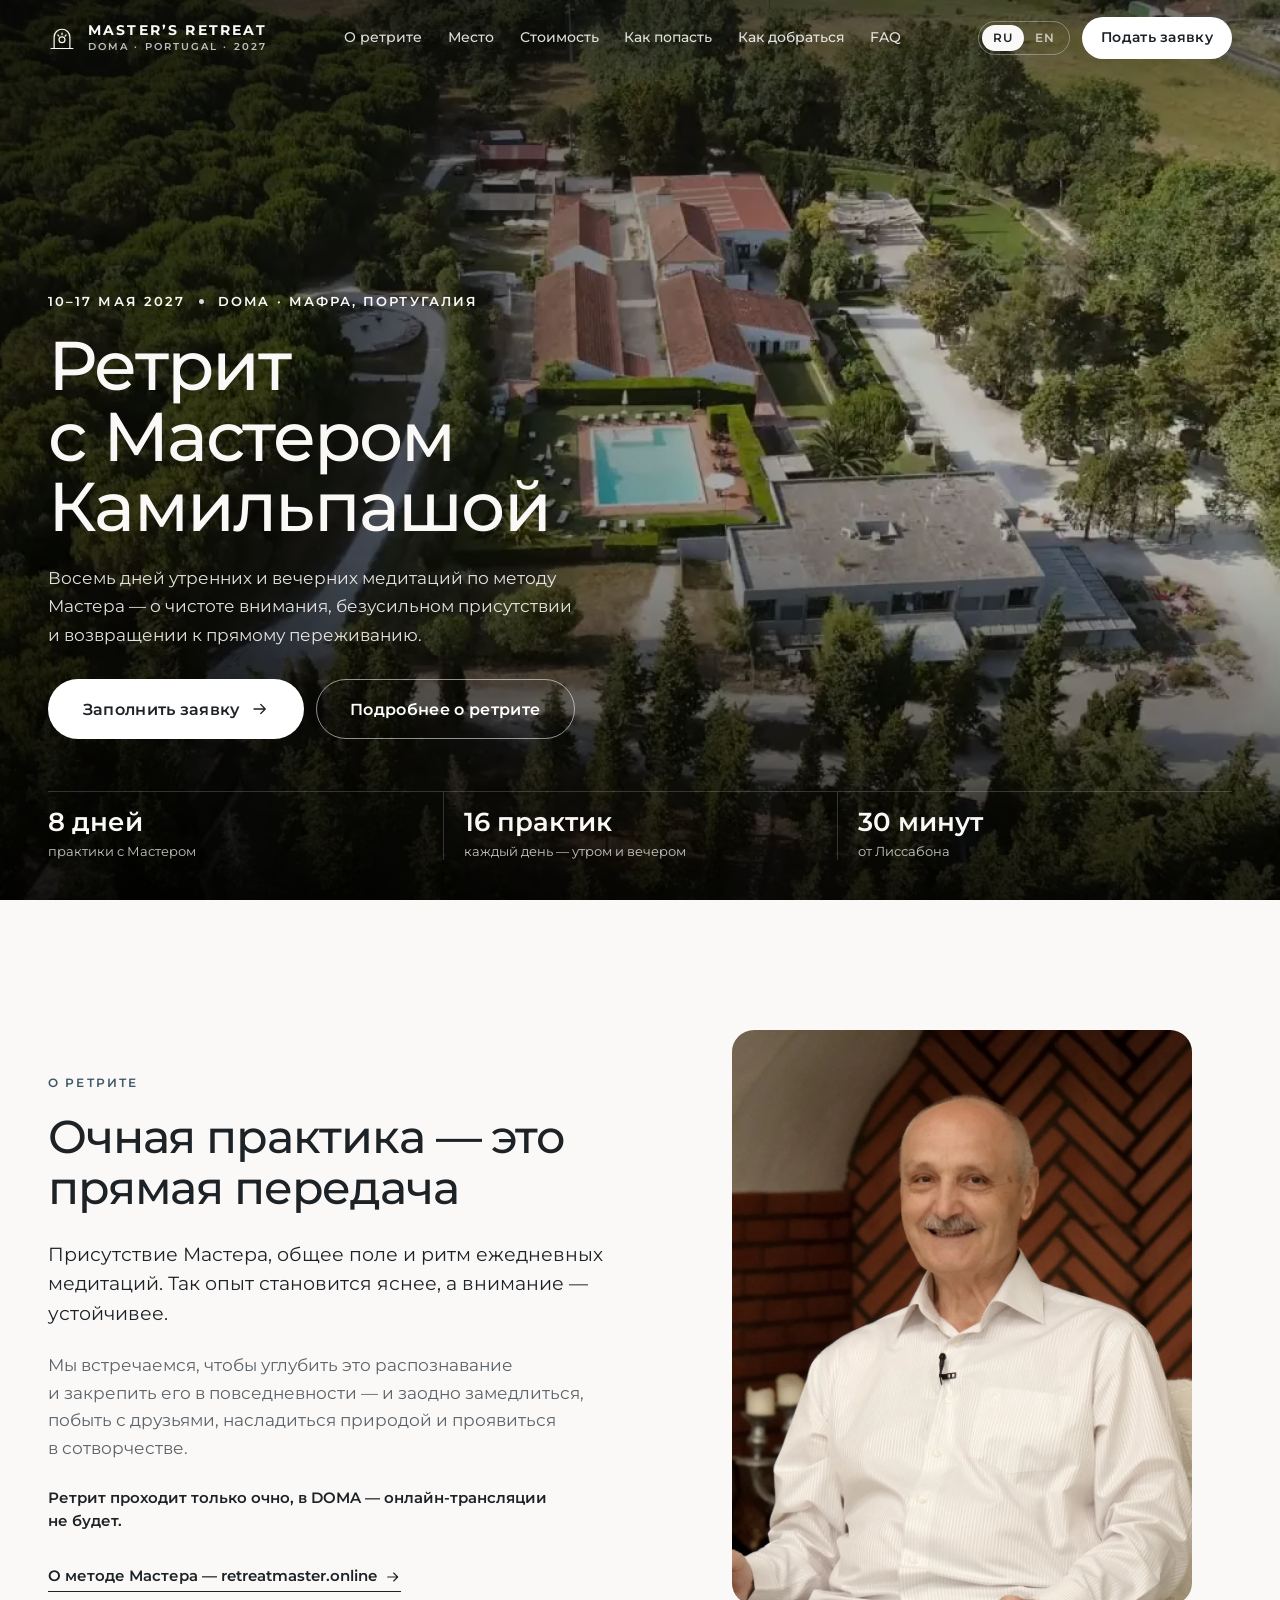
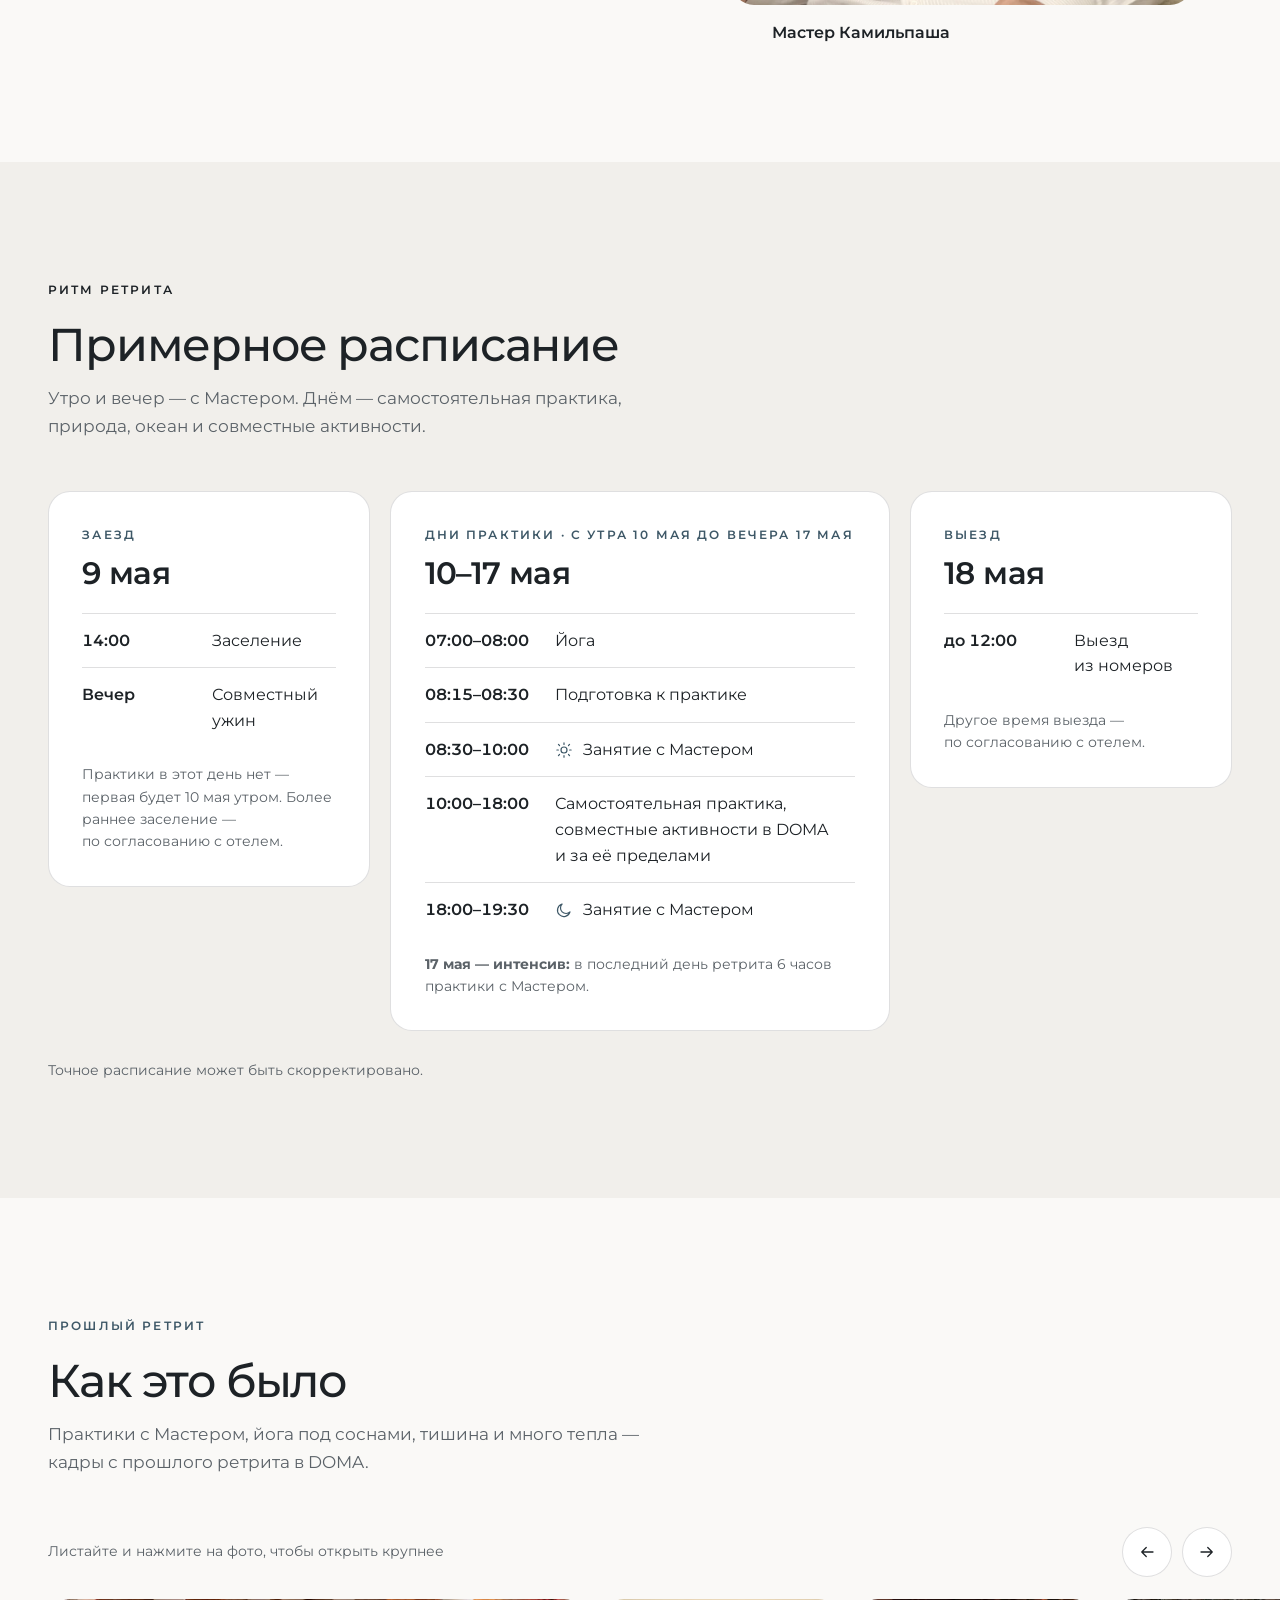
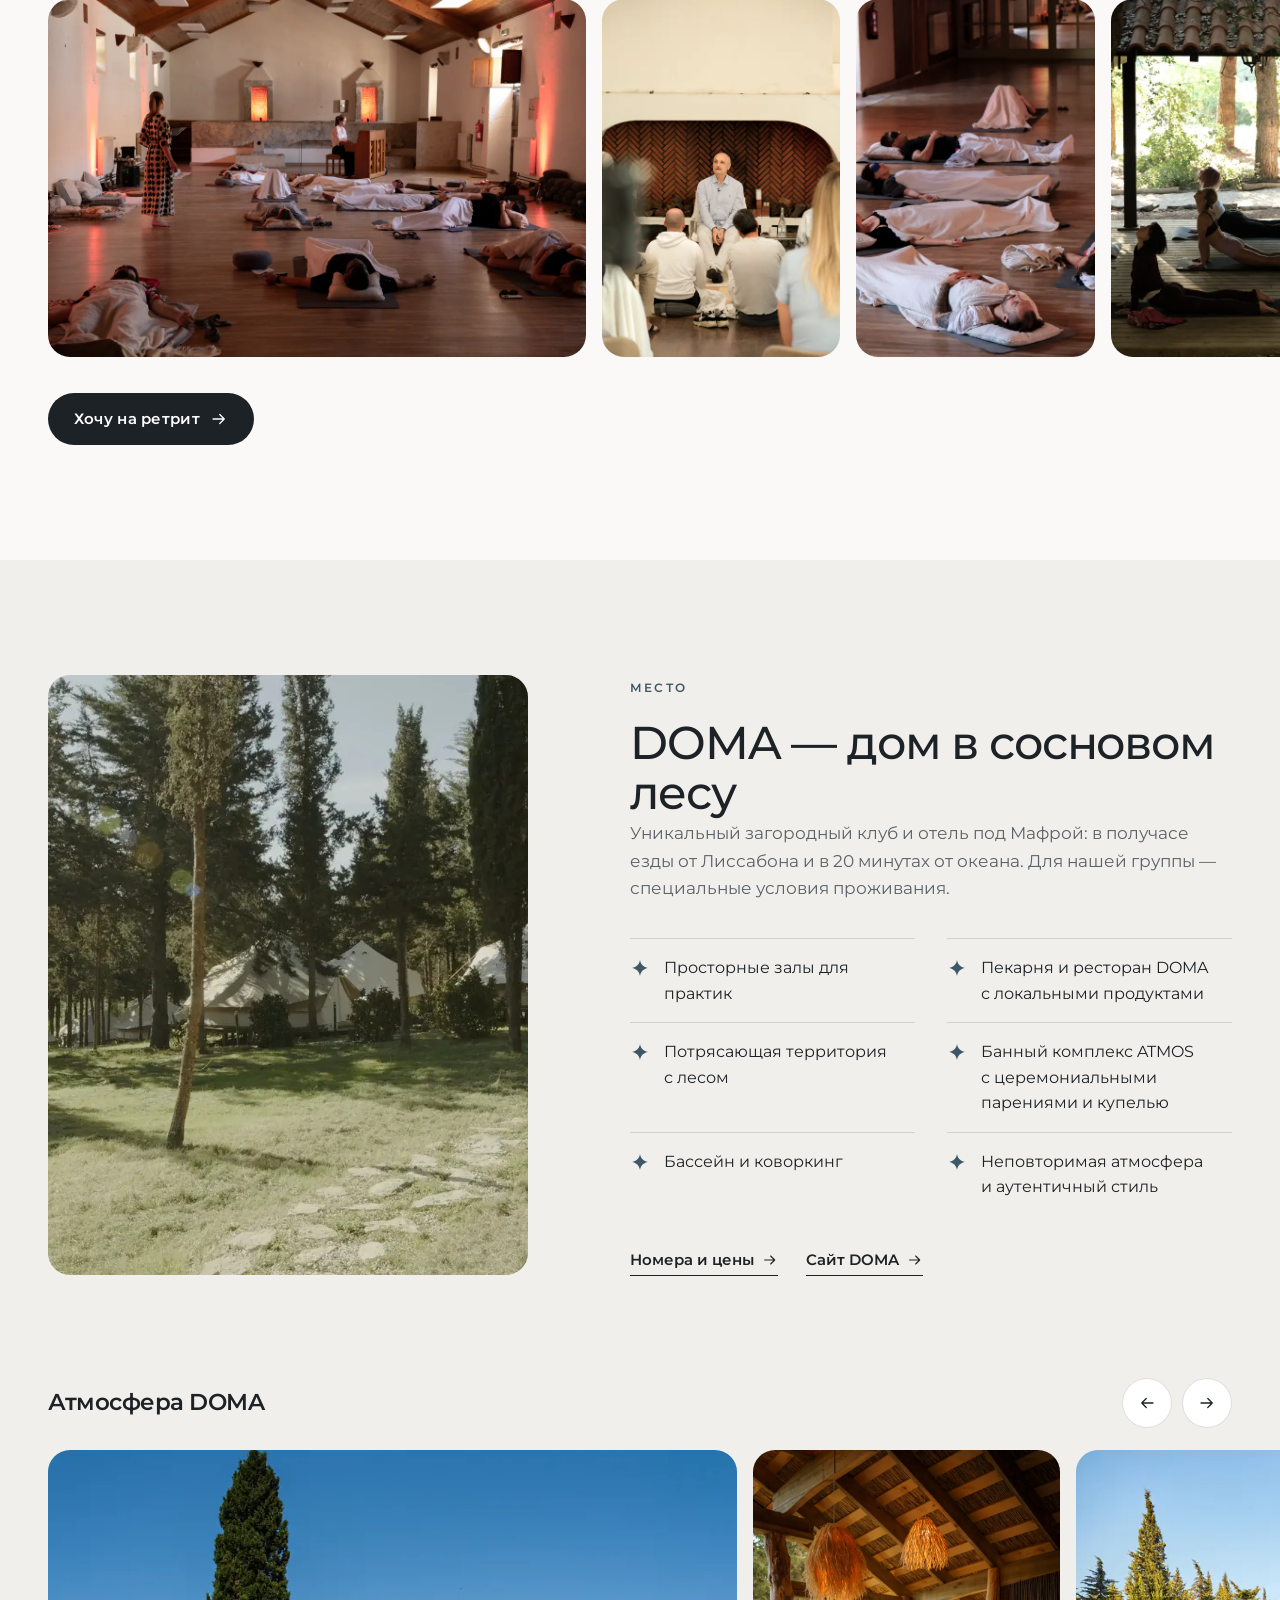
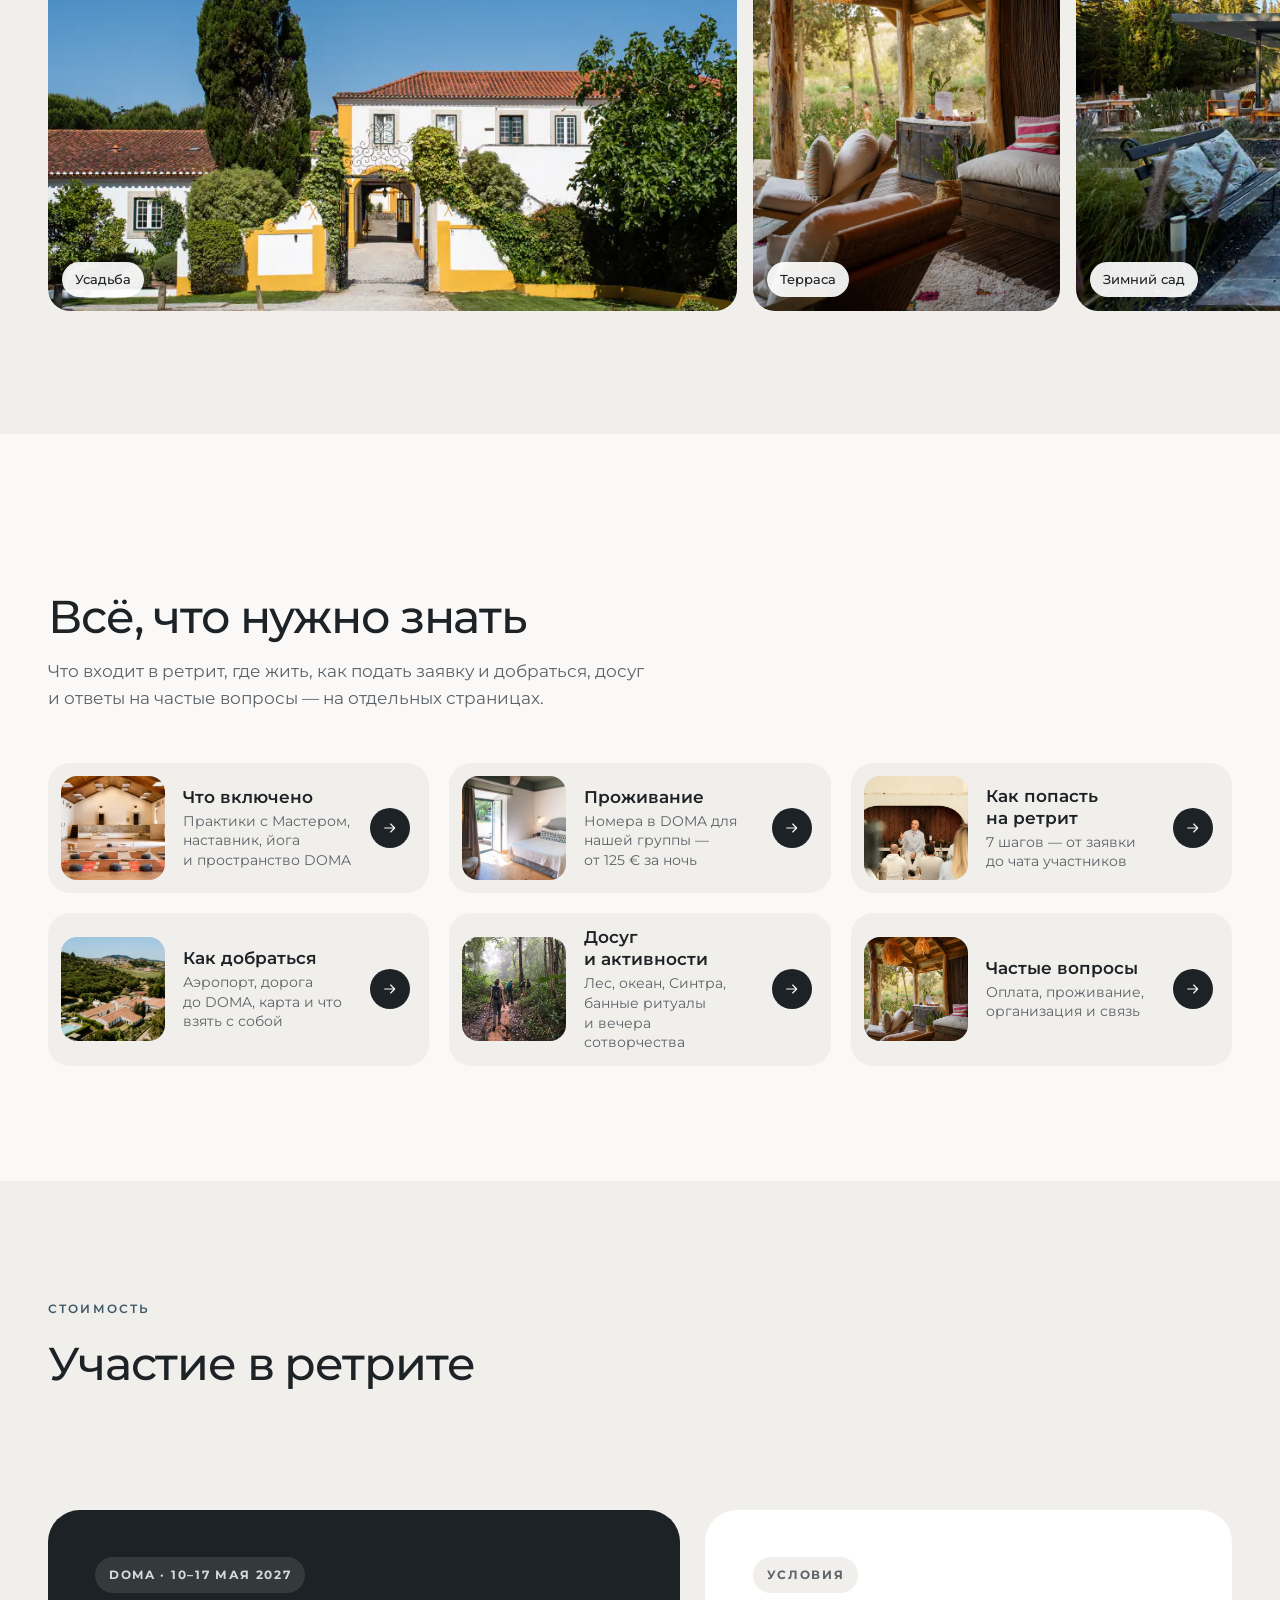
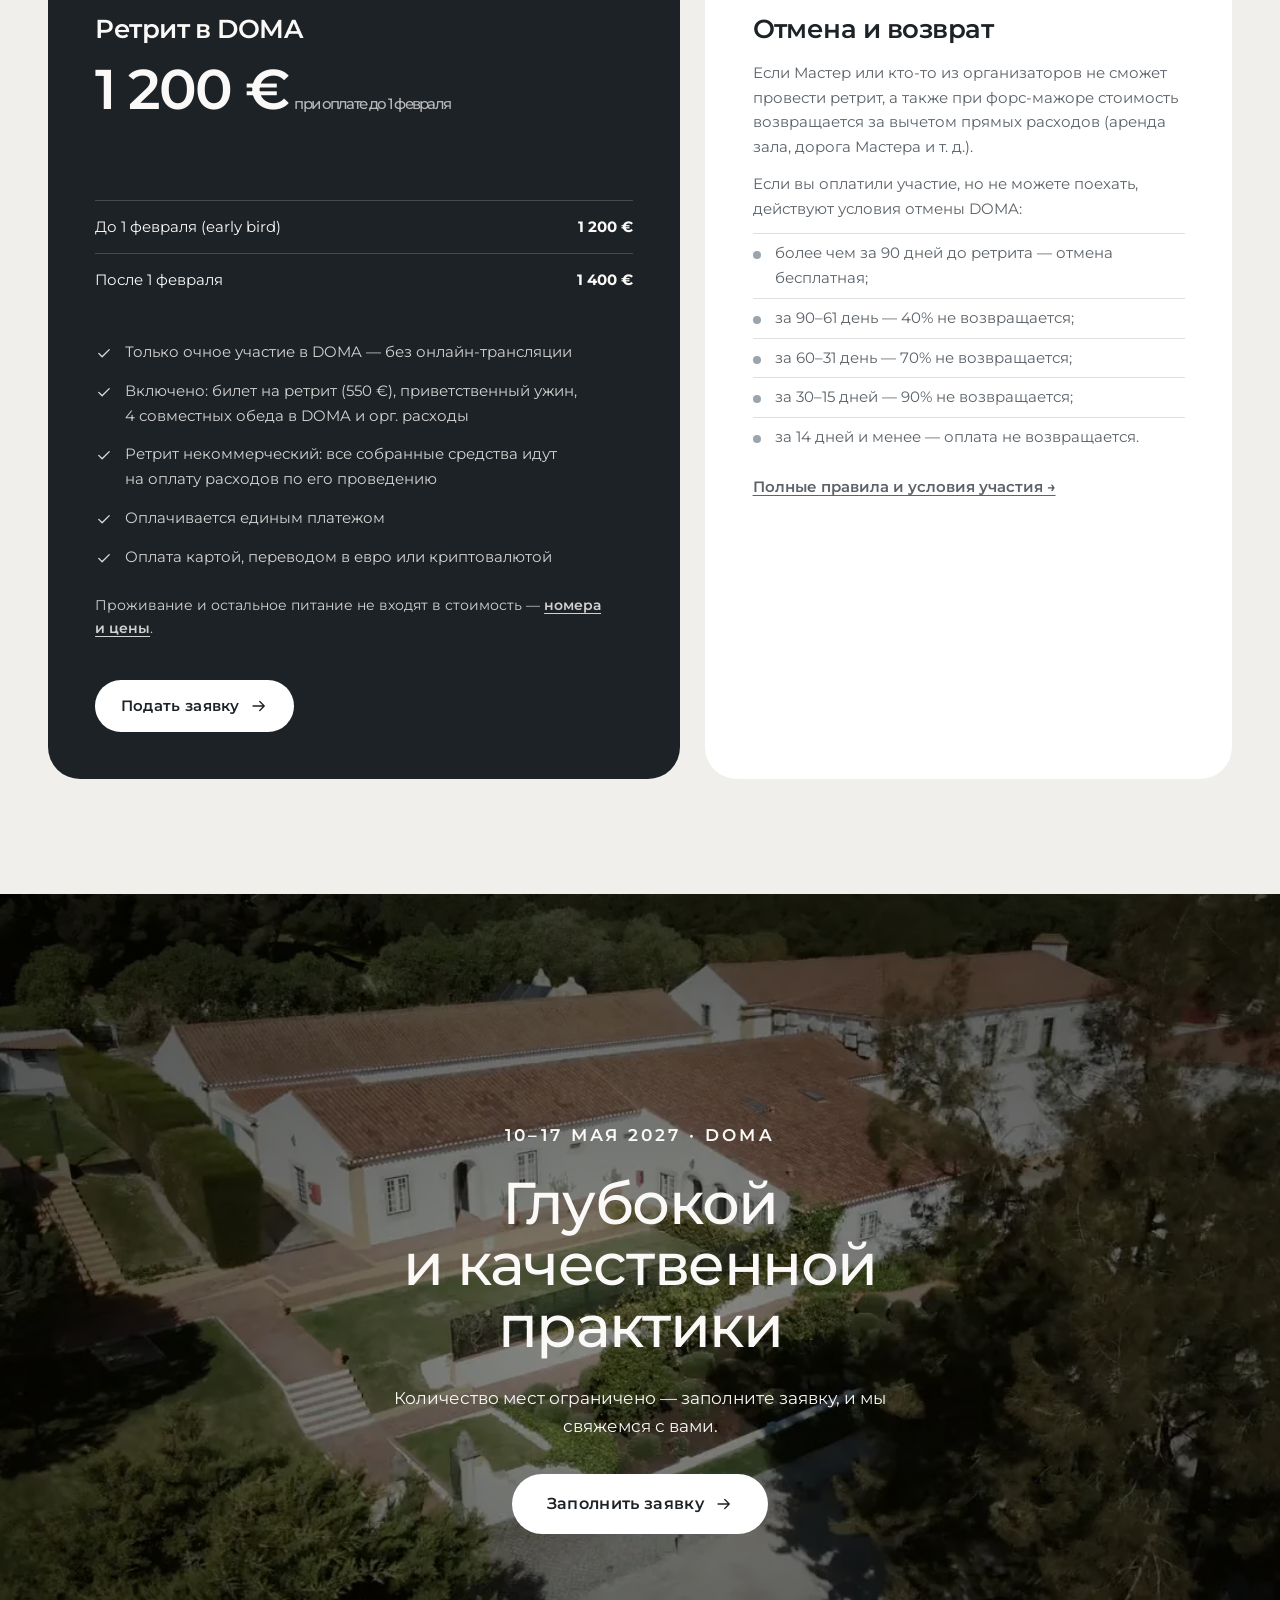
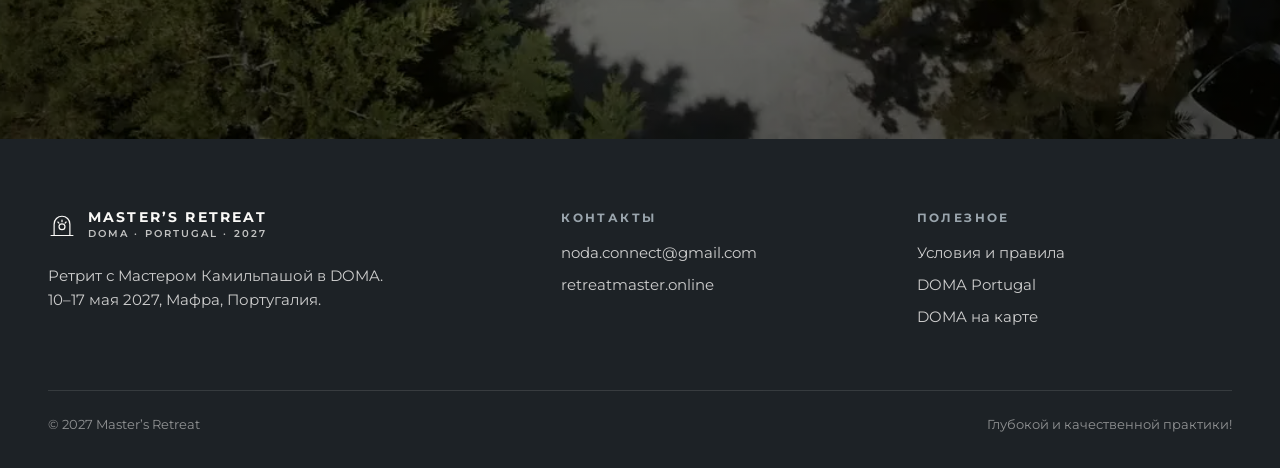
<file: index.html>
<!doctype html>
<html lang="ru" data-lang="ru">
<head>
  <meta charset="utf-8">
  <meta name="viewport" content="width=device-width, initial-scale=1, viewport-fit=cover">
  <title>Ретрит с Мастером Камильпашой в DOMA · 10–17 мая 2027 · Португалия</title>
  <meta name="description" content="Восемь дней утренних и вечерних медитаций с Мастером Камильпашой в DOMA — сосновый лес в 30 минутах от Лиссабона и в 20 минутах от океана. 10–17 мая 2027.">
  <meta name="theme-color" content="#1d2226">

  <meta property="og:type" content="website">
  <meta property="og:title" content="Ретрит с Мастером Камильпашой в DOMA · 10–17 мая 2027">
  <meta property="og:description" content="Восемь дней медитаций с Мастером в DOMA — под Лиссабоном, среди соснового леса, в 20 минутах от океана.">
  <meta property="og:image" content="https://portugal.retreatmaster.online/assets/img/og-hall.jpg">
  <meta property="og:url" content="https://portugal.retreatmaster.online/">
  <meta name="twitter:card" content="summary_large_image">

  <link rel="icon" href="data:image/svg+xml,%3Csvg xmlns='http://www.w3.org/2000/svg' viewBox='0 0 32 32'%3E%3Crect width='32' height='32' rx='8' fill='%231d2226'/%3E%3Cpath d='M9 26V15a7 7 0 0 1 14 0v11' fill='none' stroke='%23f7f2ea' stroke-width='2'/%3E%3Ccircle cx='16' cy='17' r='3' fill='%23f7f2ea'/%3E%3C/svg%3E">

  <link rel="preconnect" href="https://fonts.googleapis.com">
  <link rel="preconnect" href="https://fonts.gstatic.com" crossorigin>
  <link href="https://fonts.googleapis.com/css2?family=Montserrat:ital,wght@0,300;0,400;0,500;0,600;0,700;1,300;1,400&display=swap" rel="stylesheet">

  <script type="application/ld+json">
  {
    "@context": "https://schema.org",
    "@type": "Event",
    "name": "Ретрит с Мастером Камильпашой в DOMA",
    "alternateName": "Retreat with Master Kamilpasha at DOMA",
    "description": "Восемь дней утренних и вечерних медитаций с Мастером Камильпашой в DOMA, Мафра, Португалия.",
    "startDate": "2027-05-10T08:30+01:00",
    "endDate": "2027-05-17T19:30+01:00",
    "eventStatus": "https://schema.org/EventScheduled",
    "eventAttendanceMode": "https://schema.org/OfflineEventAttendanceMode",
    "inLanguage": ["ru", "en"],
    "image": ["https://portugal.retreatmaster.online/assets/img/og-hall.jpg"],
    "location": {
        "@type": "Place",
        "name": "DOMA Portugal",
        "address": {
          "@type": "PostalAddress",
          "streetAddress": "E.N. 8",
          "postalCode": "2665-006",
          "addressLocality": "Mafra",
          "addressCountry": "PT"
        },
        "geo": { "@type": "GeoCoordinates", "latitude": 38.987736, "longitude": -9.2760824 }
    },
    "offers": [
      { "@type": "Offer", "name": "Ретрит в DOMA", "price": "1200", "priceCurrency": "EUR", "availability": "https://schema.org/LimitedAvailability", "url": "https://docs.google.com/forms/d/e/1FAIpQLSephoLCFd_MAbrCuToPdXbkgKLxS4wygOK6Ih4fp9VN5CNEMQ/viewform" }
    ],
    "performer": { "@type": "Person", "name": "Мастер Камильпаша" },
    "organizer": { "@type": "Organization", "name": "Master’s Retreat", "email": "noda.connect@gmail.com", "url": "https://www.retreatmaster.online" }
  }
  </script>

  <link rel="preload" as="image" href="assets/video/hero-poster.webp" media="(min-aspect-ratio: 4/5)" fetchpriority="high">
  <link rel="preload" as="image" href="assets/video/hero-poster-m.webp" media="(max-aspect-ratio: 4/5)" fetchpriority="high">
  <link rel="stylesheet" href="assets/css/styles.css">
  <link rel="stylesheet" href="assets/css/theme-portugal.css">

  <!-- Pick the language before first paint: ?lang=en → saved choice → Russian -->
  <script>
    (function () {
      var d = document.documentElement, l = null;
      d.classList.add('js');
      try { l = new URLSearchParams(location.search).get('lang') || localStorage.getItem('lang'); } catch (e) {}
      if (l === 'en' || l === 'ru') { d.setAttribute('data-lang', l); d.setAttribute('lang', l); }
    })();
  </script>
</head>

<body>
  <!-- ======================================================================
       Ссылки, которые встречаются много раз (менять через «Найти и заменить»):
       Анкета: apply.html (своя страница, ответы уходят в Google-форму — см. assets/js/apply.js)
       Правила:      terms.html
       Тексты: <span lang="ru">…</span> — русская версия, <span lang="en">…</span> — английская.
       ====================================================================== -->

  <svg class="icon-sprite" xmlns="http://www.w3.org/2000/svg" aria-hidden="true">
    <symbol id="i-logo" viewBox="0 0 32 32" fill="none" stroke="currentColor" stroke-width="1.4" stroke-linecap="round">
      <path d="M7 28V15a9 9 0 0 1 18 0v13"/><path d="M3.5 28h25"/><circle cx="16" cy="18" r="3.4"/><path d="M16 10.4v1.8M11.3 12.6l1.2 1.2M20.7 12.6l-1.2 1.2"/>
    </symbol>
    <symbol id="i-arrow" viewBox="0 0 24 24" fill="none" stroke="currentColor" stroke-width="1.7" stroke-linecap="round" stroke-linejoin="round">
      <path d="M4 12h15M13 6l6 6-6 6"/>
    </symbol>
    <symbol id="i-spark" viewBox="0 0 24 24" fill="currentColor">
      <path d="M12 2.5c.7 5 4.5 8.8 9.5 9.5-5 .7-8.8 4.5-9.5 9.5-.7-5-4.5-8.8-9.5-9.5 5-.7 8.8-4.5 9.5-9.5z"/>
    </symbol>
    <symbol id="i-check" viewBox="0 0 24 24" fill="none" stroke="currentColor" stroke-width="1.8" stroke-linecap="round" stroke-linejoin="round">
      <path d="M5 12.5l4.5 4.5L19 7.5"/>
    </symbol>
    <symbol id="i-sun" viewBox="0 0 24 24" fill="none" stroke="currentColor" stroke-width="1.6" stroke-linecap="round">
      <circle cx="12" cy="12" r="4"/><path d="M12 2.5v2M12 19.5v2M4.6 4.6 6 6M18 18l1.4 1.4M2.5 12h2M19.5 12h2M4.6 19.4 6 18M18 6l1.4-1.4"/>
    </symbol>
    <symbol id="i-moon" viewBox="0 0 24 24" fill="none" stroke="currentColor" stroke-width="1.6" stroke-linejoin="round">
      <path d="M20 14.5A8.5 8.5 0 1 1 9.5 4a6.6 6.6 0 0 0 10.5 10.5z"/>
    </symbol>
    <symbol id="i-plane" viewBox="0 0 24 24" fill="none" stroke="currentColor" stroke-width="1.6" stroke-linecap="round" stroke-linejoin="round">
      <path d="M17.8 19.2 16 11l3.5-3.5C21 6 21.5 4 21 3c-1-.5-3 0-4.5 1.5L13 8 4.8 6.2c-.5-.1-.9.1-1.1.5l-.3.5c-.2.5-.1 1 .3 1.3L9 12l-2 3H4l-1 1 3 2 2 3 1-1v-3l3-2 3.5 5.3c.3.4.8.5 1.3.3l.5-.2c.4-.3.6-.7.5-1.2z"/>
    </symbol>
    <symbol id="i-car" viewBox="0 0 24 24" fill="none" stroke="currentColor" stroke-width="1.6" stroke-linecap="round" stroke-linejoin="round">
      <path d="M19 17h2c.6 0 1-.4 1-1v-3c0-.9-.7-1.7-1.5-1.9C18.7 10.6 16 10 16 10s-1.3-1.4-2.2-2.3c-.5-.4-1.1-.7-1.8-.7H5c-.6 0-1.1.4-1.4.9l-1.4 2.9A3.7 3.7 0 0 0 2 12v4c0 .6.4 1 1 1h2"/><circle cx="7" cy="17" r="2"/><path d="M9 17h6"/><circle cx="17" cy="17" r="2"/>
    </symbol>
    <symbol id="i-pin" viewBox="0 0 24 24" fill="none" stroke="currentColor" stroke-width="1.6" stroke-linejoin="round">
      <path d="M12 21s-7-6.2-7-11.5a7 7 0 0 1 14 0C19 14.8 12 21 12 21z"/><circle cx="12" cy="9.5" r="2.5"/>
    </symbol>
    <symbol id="i-weather" viewBox="0 0 24 24" fill="none" stroke="currentColor" stroke-width="1.6" stroke-linecap="round" stroke-linejoin="round">
      <path d="M12 2v2M4.9 4.9l1.4 1.4M20 12h2M19.1 4.9l-1.4 1.4"/><path d="M15.9 13A4 4 0 0 0 8.1 11"/><path d="M13 22H7a5 5 0 1 1 4.9-6H13a3 3 0 0 1 0 6z"/>
    </symbol>
    <symbol id="i-bag" viewBox="0 0 24 24" fill="none" stroke="currentColor" stroke-width="1.6" stroke-linejoin="round">
      <rect x="3.5" y="7" width="17" height="13" rx="2.5"/><path d="M8.5 7V5.5A2.5 2.5 0 0 1 11 3h2a2.5 2.5 0 0 1 2.5 2.5V7"/>
    </symbol>
  </svg>

  <a class="skip-link" href="#main"><span lang="ru">К содержанию</span><span lang="en">Skip to content</span></a>

  <!-- ===================== HEADER ===================== -->
  <header class="header" id="top">
    <div class="container header__inner">
      <a class="brand" href="#top" aria-label="Master's Retreat · DOMA">
        <svg aria-hidden="true"><use href="#i-logo"/></svg>
        <span>
          <span class="brand__name">Master’s Retreat</span>
          <span class="brand__sub">DOMA · Portugal · 2027</span>
        </span>
      </a>

      <nav class="nav" aria-label="Main">
        <a href="#about"><span lang="ru">О ретрите</span><span lang="en">About</span></a>
        <a href="#place"><span lang="ru">Место</span><span lang="en">Venue</span></a>
        <a href="#pricing"><span lang="ru">Стоимость</span><span lang="en">Pricing</span></a>
        <a href="join.html"><span lang="ru">Как попасть</span><span lang="en">How to join</span></a>
        <a href="travel.html"><span lang="ru">Как добраться</span><span lang="en">Getting there</span></a>
        <a href="faq.html">FAQ</a>
      </nav>

      <div class="header__actions">
        <div class="lang" role="group" aria-label="Language">
          <button type="button" data-set-lang="ru" aria-pressed="true">RU</button>
          <button type="button" data-set-lang="en" aria-pressed="false">EN</button>
        </div>
        <a class="btn btn--apply" href="apply.html">
          <span lang="ru">Подать заявку</span><span lang="en">Apply</span>
        </a>
        <button class="burger" type="button" aria-label="Menu" aria-controls="menu" aria-expanded="false"><span></span></button>
      </div>
    </div>
  </header>

  <!-- Mobile menu -->
  <div class="menu" id="menu" aria-hidden="true">
    <div class="menu__top">
      <span class="brand">
        <svg aria-hidden="true"><use href="#i-logo"/></svg>
        <span><span class="brand__name">Master’s Retreat</span><span class="brand__sub">DOMA · Portugal · 2027</span></span>
      </span>
      <button class="menu__close" type="button" aria-label="Close">×</button>
    </div>
    <nav aria-label="Mobile">
      <a href="#about"><span lang="ru">О ретрите</span><span lang="en">About</span></a>
      <a href="included.html"><span lang="ru">Что включено</span><span lang="en">What’s included</span></a>
      <a href="#schedule"><span lang="ru">Расписание</span><span lang="en">Schedule</span></a>
      <a href="#place"><span lang="ru">Место</span><span lang="en">Venue</span></a>
      <a href="stay.html"><span lang="ru">Проживание</span><span lang="en">Accommodation</span></a>
      <a href="#pricing"><span lang="ru">Стоимость</span><span lang="en">Pricing</span></a>
      <a href="join.html"><span lang="ru">Как попасть на&nbsp;ретрит</span><span lang="en">How to join</span></a>
      <a href="travel.html"><span lang="ru">Как добраться</span><span lang="en">Getting there</span></a>
      <a href="activities.html"><span lang="ru">Досуг и&nbsp;активности</span><span lang="en">Leisure &amp; activities</span></a>
      <a href="faq.html"><span lang="ru">Частые вопросы</span><span lang="en">FAQ</span></a>
    </nav>
    <div class="lang" role="group" aria-label="Language">
      <button type="button" data-set-lang="ru" aria-pressed="true">RU</button>
      <button type="button" data-set-lang="en" aria-pressed="false">EN</button>
    </div>
    <a class="btn btn--lg btn--light" href="apply.html">
      <span lang="ru">Заполнить заявку</span><span lang="en">Fill in the application</span>
      <svg aria-hidden="true"><use href="#i-arrow"/></svg>
    </a>
  </div>

  <main id="main">

    <!-- ===================== HERO ===================== -->
    <section class="hero" aria-label="Retreat">
      <!-- ВИДЕОРЯД первого экрана: 1) общий план с дрона, 2–4) видео с ретрита. Файлы — assets/video/hero.mp4 (компьютер) и hero-mobile.mp4 (телефон) -->
      <div class="hero__media" style="--lqip-d:url([data-uri]);--lqip-m:url([data-uri])">
        <picture class="hero__poster">
          <source media="(max-aspect-ratio: 4/5)" srcset="assets/video/hero-poster-m.webp">
          <img src="assets/video/hero-poster.webp" width="1280" height="720" alt="" fetchpriority="high">
        </picture>
        <video autoplay muted loop playsinline preload="auto" data-autoplay>
          <source src="assets/video/hero-mobile.mp4" type="video/mp4" media="(max-aspect-ratio: 4/5)">
          <source src="assets/video/hero.mp4" type="video/mp4">
        </video>
      </div>

      <div class="container hero__content">
        <div class="hero__headline">
          <div class="hero__top reveal">
            <p class="hero__eyebrow">
              <span lang="ru">10–17 мая 2027</span><span lang="en">10–17 May 2027</span>
              <span class="dot" aria-hidden="true"></span>
              <span lang="ru">DOMA · Мафра, Португалия</span><span lang="en">DOMA · Mafra, Portugal</span>
            </p>
          </div>

          <h1 class="reveal" data-delay="1">
            <span lang="ru">Ретрит с&nbsp;Мастером <em>Камильпашой</em></span>
            <span lang="en">Retreat with Master <em>Kamilpasha</em></span>
          </h1>

          <p class="hero__lead reveal" data-delay="2">
            <span lang="ru">Восемь дней утренних и&nbsp;вечерних медитаций по&nbsp;методу Мастера — о&nbsp;чистоте внимания, безусильном присутствии и&nbsp;возвращении к&nbsp;прямому переживанию.</span>
            <span lang="en">Eight days of morning and evening meditation in the Master’s method — on clarity of attention, effortless presence and a return to direct experience.</span>
          </p>
        </div>

        <div class="hero__bottom">
          <div class="hero__actions reveal" data-delay="3">
            <a class="btn btn--lg btn--light" href="apply.html">
              <span lang="ru">Заполнить заявку</span><span lang="en">Fill in the application</span>
              <svg aria-hidden="true"><use href="#i-arrow"/></svg>
            </a>
            <a class="btn btn--lg btn--ghost" href="#about">
              <span lang="ru">Подробнее о ретрите</span><span lang="en">Learn more</span>
            </a>
          </div>


          <div class="hero__facts reveal" data-delay="4">
            <div class="fact">
              <b><span lang="ru">8 дней</span><span lang="en">8 days</span></b>
              <span lang="ru">практики с Мастером</span><span lang="en">of practice with the Master</span>
            </div>
            <div class="fact">
              <b><span lang="ru">16 практик</span><span lang="en">16 sessions</span></b>
              <span lang="ru">каждый день — утром и вечером</span><span lang="en">every day, morning and evening</span>
            </div>
            <div class="fact">
              <b><span lang="ru">30 минут</span><span lang="en">30 min</span></b>
              <span lang="ru">от Лиссабона</span><span lang="en">from Lisbon</span>
            </div>
          </div>
        </div>
      </div>
    </section>

    <!-- ===================== ABOUT ===================== -->
    <section class="section about" id="about">
      <div class="container about__grid">
        <div class="about__text">
          <p class="kicker reveal"><span lang="ru">О ретрите</span><span lang="en">About the retreat</span></p>
          <h2 class="h2 reveal" data-delay="1">
            <span lang="ru">Очная практика — это <em>прямая передача</em></span>
            <span lang="en">In-person practice is <em>direct transmission</em></span>
          </h2>

          <p class="about__quote reveal" data-delay="2">
            <span lang="ru">Присутствие Мастера, общее поле и&nbsp;ритм ежедневных медитаций. Так опыт становится яснее, а&nbsp;внимание — устойчивее.</span>
            <span lang="en">The Master’s presence, the shared field and the rhythm of daily meditation. This is how experience becomes clearer and attention steadier.</span>
          </p>

          <p class="lead reveal" data-delay="2">
            <span lang="ru">Мы встречаемся, чтобы углубить это распознавание и&nbsp;закрепить его в&nbsp;повседневности — и&nbsp;заодно замедлиться, побыть с&nbsp;друзьями, насладиться природой и&nbsp;проявиться в&nbsp;сотворчестве.</span>
            <span lang="en">We gather to deepen this recognition and anchor it in everyday life — and, along the way, to slow down, be with friends, enjoy nature and express ourselves through co-creation.</span>
          </p>

          <p class="live-note reveal" data-delay="3">
            <span lang="ru">Ретрит проходит только очно, в&nbsp;DOMA — <span class="nw">онлайн-трансляции</span> не&nbsp;будет.</span>
            <span lang="en">The retreat is held in person only, at DOMA — there will be no online broadcast.</span>
          </p>

          <p class="about__link reveal" data-delay="3">
            <a class="link-arrow" href="https://www.retreatmaster.online" target="_blank" rel="noopener">
              <span lang="ru">О методе Мастера — retreatmaster.online</span><span lang="en">About the Master’s method — retreatmaster.online</span>
              <svg aria-hidden="true"><use href="#i-arrow"/></svg>
            </a>
          </p>
        </div>

        <div class="about__media reveal" data-delay="1">
          <figure class="about__main arch">
            <img src="assets/img/master-portrait.webp" srcset="assets/img/master-portrait-1000.webp 1000w, assets/img/master-portrait.webp 1500w" sizes="(max-width: 600px) 92vw, 460px" width="1500" height="2000" loading="lazy" alt="Мастер Камильпаша на ретрите в DOMA" data-alt-en="Master Kamilpasha at the retreat in DOMA">
          </figure>
          <p class="about__caption">
            <b><span lang="ru">Мастер Камильпаша</span><span lang="en">Master Kamilpasha</span></b>
          </p>
        </div>
      </div>
    </section>

    <!-- ===================== SCHEDULE ===================== -->
    <section class="section schedule" id="schedule">
      <div class="container">
        <div class="section-head">
          <div>
            <p class="kicker reveal"><span lang="ru">Ритм ретрита</span><span lang="en">The rhythm</span></p>
            <h2 class="h2 reveal" data-delay="1">
              <span lang="ru">Примерное <em>расписание</em></span>
              <span lang="en">Sample <em>schedule</em></span>
            </h2>
          </div>
          <p class="lead reveal" data-delay="2">
            <span lang="ru">Утро и&nbsp;вечер — с&nbsp;Мастером. Днём — самостоятельная практика, природа, океан и&nbsp;совместные активности.</span>
            <span lang="en">Mornings and evenings with the Master. Daytime for personal practice, nature, the ocean and shared activities.</span>
          </p>
        </div>

        <div class="days">
          <article class="day reveal">
            <p class="day__label"><span lang="ru">Заезд</span><span lang="en">Arrival</span></p>
            <h3 class="day__date"><span lang="ru">9 мая</span><span lang="en">9 May</span></h3>
            <ul class="timeline">
              <li><time>14:00</time><span><span lang="ru">Заселение</span><span lang="en">Check-in</span></span></li>
              <li><time><span lang="ru">Вечер</span><span lang="en">Evening</span></time><span><span lang="ru">Совместный ужин</span><span lang="en">Welcome dinner</span></span></li>
            </ul>
            <p class="day__note"><span lang="ru">Практики в&nbsp;этот день нет — первая будет 10&nbsp;мая утром. Более раннее заселение — по&nbsp;согласованию с&nbsp;отелем.</span><span lang="en">No session on this day — the first one is on the morning of 10&nbsp;May. Earlier check-in on request with the hotel.</span></p>
          </article>

          <article class="day day--main reveal" data-delay="1">
            <p class="day__label"><span lang="ru">Дни практики · с&nbsp;утра 10&nbsp;мая до&nbsp;вечера 17&nbsp;мая</span><span lang="en">Practice days · from the morning of 10&nbsp;May to the evening of 17&nbsp;May</span></p>
            <h3 class="day__date"><span lang="ru">10–17 мая</span><span lang="en">10–17 May</span></h3>
            <ul class="timeline">
              <li><time>07:00–08:00</time><span><span lang="ru">Йога</span><span lang="en">Yoga</span></span></li>
              <li><time>08:15–08:30</time><span><span lang="ru">Подготовка к&nbsp;практике</span><span lang="en">Preparing for practice</span></span></li>
              <li><time>08:30–10:00</time><span class="hl"><svg aria-hidden="true"><use href="#i-sun"/></svg><span><span lang="ru">Занятие с&nbsp;Мастером</span><span lang="en">Session with the Master</span></span></span></li>
              <li><time>10:00–18:00</time><span><span lang="ru">Самостоятельная практика, совместные активности в&nbsp;DOMA и&nbsp;за&nbsp;её пределами</span><span lang="en">Personal practice and shared activities at DOMA and beyond</span></span></li>
              <li><time>18:00–19:30</time><span class="hl"><svg aria-hidden="true"><use href="#i-moon"/></svg><span><span lang="ru">Занятие с&nbsp;Мастером</span><span lang="en">Session with the Master</span></span></span></li>
            </ul>
            <p class="day__note"><span lang="ru"><b>17&nbsp;мая — интенсив:</b> в&nbsp;последний день ретрита 6&nbsp;часов практики с&nbsp;Мастером.</span><span lang="en"><b>17&nbsp;May — intensive:</b> on the last day of the retreat, 6&nbsp;hours of practice with the Master.</span></p>
          </article>

          <article class="day reveal" data-delay="2">
            <p class="day__label"><span lang="ru">Выезд</span><span lang="en">Departure</span></p>
            <h3 class="day__date"><span lang="ru">18 мая</span><span lang="en">18 May</span></h3>
            <ul class="timeline">
              <li><time><span lang="ru">до 12:00</span><span lang="en">by 12:00</span></time><span><span lang="ru">Выезд из&nbsp;номеров</span><span lang="en">Check-out</span></span></li>
            </ul>
            <p class="day__note"><span lang="ru">Другое время выезда — по&nbsp;согласованию с&nbsp;отелем.</span><span lang="en">A different check-out time can be arranged with the hotel.</span></p>
          </article>
        </div>

        <p class="note reveal"><span lang="ru">Точное расписание может быть скорректировано.</span><span lang="en">The exact schedule may change.</span></p>
      </div>
    </section>

    <!-- ===================== MEMORIES: фото с прошлого ретрита ===================== -->
    <section class="section memories" id="memories">
      <div class="container">
        <div class="section-head">
          <div>
            <p class="kicker reveal"><span lang="ru">Прошлый ретрит</span><span lang="en">Last retreat</span></p>
            <h2 class="h2 reveal" data-delay="1">
              <span lang="ru">Как это <em>было</em></span>
              <span lang="en">How it <em>felt</em></span>
            </h2>
          </div>
          <p class="lead reveal" data-delay="2">
            <span lang="ru">Практики с&nbsp;Мастером, йога под соснами, тишина и&nbsp;много тепла — кадры с&nbsp;прошлого ретрита в&nbsp;DOMA.</span>
            <span lang="en">Sessions with the Master, yoga under the pines, silence and a lot of warmth — moments from last year’s retreat at DOMA.</span>
          </p>
        </div>

      </div>
      <div class="gallery gallery--memories">
        <div class="container gallery__bar">
          <p class="gallery__hint"><span lang="ru">Листайте и&nbsp;нажмите на&nbsp;фото, чтобы открыть крупнее</span><span lang="en">Swipe and tap a photo to see it larger</span></p>
          <div class="gallery__nav">
            <button class="round-btn round-btn--prev" type="button" data-scroll="prev" data-target="#memories-track" aria-label="Previous"><svg aria-hidden="true"><use href="#i-arrow"/></svg></button>
            <button class="round-btn" type="button" data-scroll="next" data-target="#memories-track" aria-label="Next"><svg aria-hidden="true"><use href="#i-arrow"/></svg></button>
          </div>
        </div>
        <div class="gallery__track" id="memories-track">
          <button class="gallery__item gallery__item--btn" type="button" data-lightbox data-full="assets/img/retreat/m02-full.webp"><img src="assets/img/retreat/m02.webp" width="1140" height="760" loading="lazy" alt="Практика в зале" data-alt-en="Practice in the hall"></button>
          <button class="gallery__item gallery__item--btn" type="button" data-lightbox data-full="assets/img/retreat/m01-full.webp"><img src="assets/img/retreat/m01.webp" width="506" height="760" loading="lazy" alt="Мастер ведёт практику в зале" data-alt-en="The Master leading a session in the hall"></button>
          <button class="gallery__item gallery__item--btn" type="button" data-lightbox data-full="assets/img/retreat/m03-full.webp"><img src="assets/img/retreat/m03.webp" width="506" height="760" loading="lazy" alt="Шавасана после практики" data-alt-en="Rest after practice"></button>
          <button class="gallery__item gallery__item--btn" type="button" data-lightbox data-full="assets/img/retreat/m04-full.webp"><img src="assets/img/retreat/m04.webp" width="506" height="760" loading="lazy" alt="Йога на террасе" data-alt-en="Yoga on the deck"></button>
          <button class="gallery__item gallery__item--btn" type="button" data-lightbox data-full="assets/img/retreat/m05-full.webp"><img src="assets/img/retreat/m05.webp" width="506" height="760" loading="lazy" alt="Утренний свет на коврике" data-alt-en="Morning light on the mat"></button>
          <button class="gallery__item gallery__item--btn" type="button" data-lightbox data-full="assets/img/retreat/m06-full.webp"><img src="assets/img/retreat/m06.webp" width="506" height="760" loading="lazy" alt="Солнце сквозь сосны" data-alt-en="Sun through the pines"></button>
          <button class="gallery__item gallery__item--btn" type="button" data-lightbox data-full="assets/img/retreat/m07-full.webp"><img src="assets/img/retreat/m07.webp" width="506" height="760" loading="lazy" alt="Объятия" data-alt-en="A hug"></button>
          <button class="gallery__item gallery__item--btn" type="button" data-lightbox data-full="assets/img/retreat/m08-full.webp"><img src="assets/img/retreat/m08.webp" width="506" height="760" loading="lazy" alt="Смех на солнце" data-alt-en="Laughter in the sun"></button>
          <button class="gallery__item gallery__item--btn" type="button" data-lightbox data-full="assets/img/retreat/m09-full.webp"><img src="assets/img/retreat/m09.webp" width="506" height="760" loading="lazy" alt="Улыбка" data-alt-en="A smile"></button>
          <button class="gallery__item gallery__item--btn" type="button" data-lightbox data-full="assets/img/retreat/m10-full.webp"><img src="assets/img/retreat/m10.webp" width="1140" height="760" loading="lazy" alt="Мастер и участник" data-alt-en="The Master with a participant"></button>
          <button class="gallery__item gallery__item--btn" type="button" data-lightbox data-full="assets/img/retreat/m11-full.webp"><img src="assets/img/retreat/m11.webp" width="506" height="760" loading="lazy" alt="Вечер во дворике" data-alt-en="Evening in the courtyard"></button>
          <button class="gallery__item gallery__item--btn" type="button" data-lightbox data-full="assets/img/retreat/m12-full.webp"><img src="assets/img/retreat/m12.webp" width="506" height="760" loading="lazy" alt="На террасе" data-alt-en="On the terrace"></button>
          <button class="gallery__item gallery__item--btn" type="button" data-lightbox data-full="assets/img/retreat/m13-full.webp"><img src="assets/img/retreat/m13.webp" width="506" height="760" loading="lazy" alt="Мастер Камильпаша" data-alt-en="Master Kamilpasha"></button>
          <button class="gallery__item gallery__item--btn" type="button" data-lightbox data-full="assets/img/retreat/m14-full.webp"><img src="assets/img/retreat/m14.webp" width="506" height="760" loading="lazy" alt="Йога под деревьями" data-alt-en="Yoga under the trees"></button>
          <button class="gallery__item gallery__item--btn" type="button" data-lightbox data-full="assets/img/retreat/m15-full.webp"><img src="assets/img/retreat/m15.webp" width="1140" height="760" loading="lazy" alt="Участники ретрита 2026" data-alt-en="Retreat participants, 2026"></button>
        </div>
      </div>
      <div class="container">

        <div class="memories__foot reveal">
          <a class="btn" href="apply.html">
            <span lang="ru">Хочу на&nbsp;ретрит</span><span lang="en">I want to join</span>
            <svg aria-hidden="true"><use href="#i-arrow"/></svg>
          </a>
        </div>
      </div>
    </section>

    <!-- ===================== PLACE ===================== -->
    <section class="section place" id="place">
      <div class="container place__grid">
        <div class="place__media reveal">
          <div class="arch-frame">
            <!-- ВИДЕО в арке: assets/video/arch.mp4 (вертикальное 4:5) -->
            <video autoplay muted loop playsinline preload="none" poster="assets/video/arch-poster.webp" data-autoplay aria-label="DOMA">
              <source src="assets/video/arch.mp4" type="video/mp4">
            </video>
          </div>
        </div>

        <div class="place__text">
          <p class="kicker reveal"><span lang="ru">Место</span><span lang="en">The venue</span></p>
          <h2 class="h2 reveal" data-delay="1">
            <span lang="ru">DOMA — дом <em>в&nbsp;сосновом лесу</em></span>
            <span lang="en">DOMA — a home <em>in a pine forest</em></span>
          </h2>
          <p class="lead reveal" data-delay="2">
            <span lang="ru">Уникальный загородный клуб и&nbsp;отель под Мафрой: в&nbsp;получасе езды от&nbsp;Лиссабона и&nbsp;в&nbsp;20 минутах от&nbsp;океана. Для нашей группы — специальные условия проживания.</span>
            <span lang="en">A unique countryside club and hotel near Mafra — half an hour from Lisbon and 20 minutes from the ocean, with special rates for our group.</span>
          </p>

          <ul class="features reveal" data-delay="3">
            <li><svg aria-hidden="true"><use href="#i-spark"/></svg><span><span lang="ru">Просторные залы для практик</span><span lang="en">Spacious practice halls</span></span></li>
            <li><svg aria-hidden="true"><use href="#i-spark"/></svg><span><span lang="ru">Пекарня и&nbsp;ресторан DOMA с&nbsp;локальными продуктами</span><span lang="en">DOMA bakery and restaurant with local food</span></span></li>
            <li><svg aria-hidden="true"><use href="#i-spark"/></svg><span><span lang="ru">Потрясающая территория с&nbsp;лесом</span><span lang="en">Stunning grounds with a forest</span></span></li>
            <li><svg aria-hidden="true"><use href="#i-spark"/></svg><span><span lang="ru">Банный комплекс ATMOS с&nbsp;церемониальными парениями и&nbsp;купелью</span><span lang="en">ATMOS bathhouse with ceremonial steam rituals and a plunge pool</span></span></li>
            <li><svg aria-hidden="true"><use href="#i-spark"/></svg><span><span lang="ru">Бассейн и&nbsp;коворкинг</span><span lang="en">Pool and coworking</span></span></li>
            <li><svg aria-hidden="true"><use href="#i-spark"/></svg><span><span lang="ru">Неповторимая атмосфера и&nbsp;аутентичный стиль</span><span lang="en">A one-of-a-kind atmosphere and authentic style</span></span></li>
          </ul>

          <p class="place__more reveal">
            <a class="link-arrow" href="stay.html">
              <span lang="ru">Номера и&nbsp;цены</span><span lang="en">Rooms and prices</span>
              <svg aria-hidden="true"><use href="#i-arrow"/></svg>
            </a>
            <a class="link-arrow" href="https://doma.pt/" target="_blank" rel="noopener">
              <span lang="ru">Сайт DOMA</span><span lang="en">DOMA website</span>
              <svg aria-hidden="true"><use href="#i-arrow"/></svg>
            </a>
          </p>
        </div>
      </div>

      <div class="gallery">
        <div class="container gallery__bar">
          <h3 class="gallery__title"><span lang="ru">Атмосфера DOMA</span><span lang="en">The feel of DOMA</span></h3>
          <div class="gallery__nav">
            <button class="round-btn round-btn--prev" type="button" data-scroll="prev" data-target="#gallery-track" aria-label="Previous"><svg aria-hidden="true"><use href="#i-arrow"/></svg></button>
            <button class="round-btn" type="button" data-scroll="next" data-target="#gallery-track" aria-label="Next"><svg aria-hidden="true"><use href="#i-arrow"/></svg></button>
          </div>
        </div>
        <div class="gallery__track" id="gallery-track">
          <figure class="gallery__item"><img src="assets/img/manor.webp" srcset="assets/img/manor-800.webp 800w, assets/img/manor-1200.webp 1200w, assets/img/manor.webp 1800w" sizes="(max-width: 834px) 449px, 779px" width="1800" height="1202" loading="lazy" alt="Усадьба DOMA" data-alt-en="DOMA manor"><figcaption><span lang="ru">Усадьба</span><span lang="en">The manor</span></figcaption></figure>
          <figure class="gallery__item"><img src="assets/img/pergola.webp" srcset="assets/img/pergola-800.webp 800w, assets/img/pergola-1200.webp 1200w, assets/img/pergola.webp 1800w" sizes="(max-width: 834px) 200px, 347px" width="1800" height="2700" loading="lazy" alt="Терраса под навесом" data-alt-en="Shaded terrace"><figcaption><span lang="ru">Терраса</span><span lang="en">Terrace</span></figcaption></figure>
          <figure class="gallery__item"><img src="assets/img/winter-garden.webp" srcset="assets/img/winter-garden-800.webp 800w, assets/img/winter-garden.webp 1400w" sizes="(max-width: 834px) 450px, 779px" width="1400" height="934" loading="lazy" alt="Зимний сад" data-alt-en="Winter garden"><figcaption><span lang="ru">Зимний сад</span><span lang="en">Winter garden</span></figcaption></figure>
          <figure class="gallery__item"><img src="assets/img/forest.webp" width="1000" height="1500" loading="lazy" alt="Сосновый лес" data-alt-en="Pine forest"><figcaption><span lang="ru">Сосновый лес</span><span lang="en">Pine forest</span></figcaption></figure>
          <figure class="gallery__item"><img src="assets/img/bakery.webp" srcset="assets/img/bakery-800.webp 800w, assets/img/bakery.webp 1200w" sizes="(max-width: 834px) 449px, 778px" width="1200" height="802" loading="lazy" alt="Пекарня DOMA" data-alt-en="DOMA bakery"><figcaption><span lang="ru">Пекарня</span><span lang="en">Bakery</span></figcaption></figure>
          <figure class="gallery__item"><img src="assets/img/sign.webp" width="1000" height="1500" loading="lazy" alt="Вход в DOMA" data-alt-en="DOMA entrance"><figcaption><span lang="ru">Вход в DOMA</span><span lang="en">Entrance</span></figcaption></figure>
          <figure class="gallery__item"><img src="assets/img/banya.webp" srcset="assets/img/banya-800.webp 800w, assets/img/banya.webp 1200w" sizes="(max-width: 834px) 449px, 778px" width="1200" height="802" loading="lazy" alt="Баня ATMOS" data-alt-en="ATMOS bathhouse"><figcaption><span lang="ru">Баня ATMOS</span><span lang="en">ATMOS bathhouse</span></figcaption></figure>
          <figure class="gallery__item"><img src="assets/img/aerial.webp" srcset="assets/img/aerial-800.webp 800w, assets/img/aerial-1200.webp 1200w, assets/img/aerial.webp 1997w" sizes="(max-width: 834px) 449px, 778px" width="1997" height="1334" loading="lazy" alt="DOMA с высоты" data-alt-en="DOMA from above"><figcaption><span lang="ru">DOMA с&nbsp;высоты</span><span lang="en">From above</span></figcaption></figure>
          <figure class="gallery__item"><img src="assets/img/sheep.webp" srcset="assets/img/sheep-800.webp 800w, assets/img/sheep.webp 1200w" sizes="(max-width: 834px) 450px, 780px" width="1200" height="800" loading="lazy" alt="Жизнь на природе" data-alt-en="Life in nature"><figcaption><span lang="ru">Природа рядом</span><span lang="en">Nature all around</span></figcaption></figure>
        </div>
      </div>
    </section>

    <!-- ===================== GUIDE: ссылки на отдельные страницы ===================== -->
    <section class="section guide" id="guide">
      <div class="container">
        <div class="section-head">
          <div>
            <p class="kicker reveal"><span lang="ru">Перед поездкой</span><span lang="en">Before you go</span></p>
            <h2 class="h2 reveal" data-delay="1">
              <span lang="ru">Всё, что нужно <em>знать</em></span>
              <span lang="en">Everything you need <em>to know</em></span>
            </h2>
          </div>
          <p class="lead reveal" data-delay="2">
            <span lang="ru">Что входит в&nbsp;ретрит, где жить, как подать заявку и&nbsp;добраться, досуг и&nbsp;ответы на&nbsp;частые вопросы — на&nbsp;отдельных страницах.</span>
            <span lang="en">What’s included, where to stay, how to apply and get there, free time and answers to common questions — each on its own page.</span>
          </p>
        </div>
        <div class="guide-cards">
          <a class="guide-card reveal" href="included.html">
            <span class="guide-card__img"><img src="assets/img/hall-800.webp" width="800" height="535" loading="lazy" alt="" style="object-position:50% 50%"></span>
            <span class="guide-card__body">
              <b><span lang="ru">Что включено</span><span lang="en">What’s included</span></b>
              <span class="guide-card__text"><span lang="ru">Практики с&nbsp;Мастером, наставник, йога и&nbsp;пространство DOMA</span><span lang="en">Sessions with the Master, a mentor, yoga and the spaces of DOMA</span></span>
            </span>
            <span class="guide-card__arrow" aria-hidden="true"><svg><use href="#i-arrow"/></svg></span>
          </a>
          <a class="guide-card reveal" href="stay.html">
            <span class="guide-card__img"><img src="assets/img/room-historic-800.webp" width="800" height="535" loading="lazy" alt="" style="object-position:50% 50%"></span>
            <span class="guide-card__body">
              <b><span lang="ru">Проживание</span><span lang="en">Accommodation</span></b>
              <span class="guide-card__text"><span lang="ru">Номера в&nbsp;DOMA для нашей группы — от&nbsp;125&nbsp;€ за&nbsp;ночь</span><span lang="en">Rooms at DOMA for our group — from €125 a night</span></span>
            </span>
            <span class="guide-card__arrow" aria-hidden="true"><svg><use href="#i-arrow"/></svg></span>
          </a>
          <a class="guide-card reveal" href="join.html">
            <span class="guide-card__img"><img src="assets/img/retreat/02.webp" width="700" height="1050" loading="lazy" alt="" style="object-position:50% 40%"></span>
            <span class="guide-card__body">
              <b><span lang="ru">Как попасть на&nbsp;ретрит</span><span lang="en">How to join</span></b>
              <span class="guide-card__text"><span lang="ru">7 шагов — от&nbsp;заявки до&nbsp;чата участников</span><span lang="en">7 steps — from the application to the participants’ chat</span></span>
            </span>
            <span class="guide-card__arrow" aria-hidden="true"><svg><use href="#i-arrow"/></svg></span>
          </a>
          <a class="guide-card reveal" href="travel.html">
            <span class="guide-card__img"><img src="assets/img/aerial-800.webp" width="800" height="534" loading="lazy" alt="" style="object-position:50% 50%"></span>
            <span class="guide-card__body">
              <b><span lang="ru">Как добраться</span><span lang="en">Getting there</span></b>
              <span class="guide-card__text"><span lang="ru">Аэропорт, дорога до&nbsp;DOMA, карта и&nbsp;что взять с&nbsp;собой</span><span lang="en">Airport, the road to DOMA, map and what to bring</span></span>
            </span>
            <span class="guide-card__arrow" aria-hidden="true"><svg><use href="#i-arrow"/></svg></span>
          </a>
          <a class="guide-card reveal" href="activities.html">
            <span class="guide-card__img"><img src="assets/img/hiking.webp" width="1000" height="750" loading="lazy" alt="" style="object-position:50% 50%"></span>
            <span class="guide-card__body">
              <b><span lang="ru">Досуг и&nbsp;активности</span><span lang="en">Leisure & activities</span></b>
              <span class="guide-card__text"><span lang="ru">Лес, океан, Синтра, банные ритуалы и&nbsp;вечера сотворчества</span><span lang="en">Forest, ocean, Sintra, bath rituals and evenings of co-creation</span></span>
            </span>
            <span class="guide-card__arrow" aria-hidden="true"><svg><use href="#i-arrow"/></svg></span>
          </a>
          <a class="guide-card reveal" href="faq.html">
            <span class="guide-card__img"><img src="assets/img/pergola-800.webp" width="800" height="1200" loading="lazy" alt="" style="object-position:50% 45%"></span>
            <span class="guide-card__body">
              <b><span lang="ru">Частые вопросы</span><span lang="en">FAQ</span></b>
              <span class="guide-card__text"><span lang="ru">Оплата, проживание, организация и&nbsp;связь</span><span lang="en">Payment, accommodation, organisation and contact</span></span>
            </span>
            <span class="guide-card__arrow" aria-hidden="true"><svg><use href="#i-arrow"/></svg></span>
          </a>
        </div>
      </div>
    </section>

    <!-- ===================== PRICING ===================== -->
    <section class="section pricing" id="pricing">
      <div class="container">
        <div class="section-head">
          <div>
            <p class="kicker reveal"><span lang="ru">Стоимость</span><span lang="en">Pricing</span></p>
            <h2 class="h2 reveal" data-delay="1">
              <span lang="ru">Участие <em>в&nbsp;ретрите</em></span>
              <span lang="en">Joining <em>the retreat</em></span>
            </h2>
          </div>
          <p class="lead reveal" data-delay="2">
            <span lang="ru">Восемь дней практики с&nbsp;Мастером в&nbsp;DOMA. Реквизиты для оплаты пришлём после подтверждения заявки.</span>
            <span lang="en">Eight days of practice with the Master at DOMA. Payment details are sent once your application is confirmed.</span>
          </p>
        </div>

        <div class="plans">
          <article class="plan plan--main reveal">
            <span class="plan__tag"><span lang="ru">DOMA · 10–17 мая 2027</span><span lang="en">DOMA · 10–17 May 2027</span></span>
            <h3><span lang="ru">Ретрит в&nbsp;DOMA</span><span lang="en">Retreat at DOMA</span></h3>
            <p class="plan__price">1&nbsp;200&nbsp;€<small><span lang="ru">при оплате до&nbsp;1&nbsp;февраля</span><span lang="en">if paid by 1&nbsp;February</span></small></p>
            <ul class="plan__rows">
              <li><span lang="ru">До&nbsp;1&nbsp;февраля (early bird)</span><span lang="en">By 1&nbsp;February (early bird)</span><b>1 200 €</b></li>
              <li><span lang="ru">После 1&nbsp;февраля</span><span lang="en">After 1&nbsp;February</span><b>1 400 €</b></li>
            </ul>
            <ul class="plan__list">
              <li><svg aria-hidden="true"><use href="#i-check"/></svg><span><span lang="ru">Только очное участие в&nbsp;DOMA — без <span class="nw">онлайн-трансляции</span></span><span lang="en">In person only, at DOMA — no online broadcast</span></span></li>
              <li><svg aria-hidden="true"><use href="#i-check"/></svg><span><span lang="ru">Включено: билет на&nbsp;ретрит (550&nbsp;€), приветственный ужин, 4&nbsp;совместных обеда в&nbsp;DOMA и&nbsp;орг. расходы</span><span lang="en">Includes: the retreat ticket (€550), a welcome dinner, 4&nbsp;shared lunches at DOMA and organisational costs</span></span></li>
              <li><svg aria-hidden="true"><use href="#i-check"/></svg><span><span lang="ru">Ретрит некоммерческий: все собранные средства идут на&nbsp;оплату расходов по&nbsp;его проведению</span><span lang="en">The retreat is non-profit: all funds collected go towards the costs of running it</span></span></li>
              <li><svg aria-hidden="true"><use href="#i-check"/></svg><span><span lang="ru">Оплачивается единым платежом</span><span lang="en">Paid as a single payment</span></span></li>
              <li><svg aria-hidden="true"><use href="#i-check"/></svg><span><span lang="ru">Оплата картой, переводом в&nbsp;евро или криптовалютой</span><span lang="en">Pay by card, transfer in euros or crypto</span></span></li>
            </ul>
            <p class="plan__fine"><span lang="ru">Проживание и&nbsp;остальное питание не&nbsp;входят в&nbsp;стоимость — <a href="stay.html">номера и&nbsp;цены</a>.</span><span lang="en">Accommodation and other meals are not included — <a href="stay.html">rooms and prices</a>.</span></p>
            <div class="plan__spacer"></div>
            <a class="btn btn--light" href="apply.html">
              <span lang="ru">Подать заявку</span><span lang="en">Apply</span>
              <svg aria-hidden="true"><use href="#i-arrow"/></svg>
            </a>
          </article>

          <article class="plan plan--terms reveal" data-delay="1">
            <span class="plan__tag"><span lang="ru">Условия</span><span lang="en">Terms</span></span>
            <h3><span lang="ru">Отмена и&nbsp;возврат</span><span lang="en">Cancellation and refunds</span></h3>
            <div class="plan__terms" lang="ru">
              <p>Если Мастер или кто-то из&nbsp;организаторов не&nbsp;сможет провести ретрит, а&nbsp;также при форс-мажоре стоимость возвращается за&nbsp;вычетом прямых расходов (аренда зала, дорога Мастера и&nbsp;т.&nbsp;д.).</p>
              <p>Если вы оплатили участие, но&nbsp;не&nbsp;можете поехать, действуют условия отмены DOMA:</p>
              <ul>
                <li>более чем за&nbsp;90 дней до&nbsp;ретрита — отмена бесплатная;</li>
                <li>за&nbsp;90–61 день — 40% не&nbsp;возвращается;</li>
                <li>за&nbsp;60–31 день — 70% не&nbsp;возвращается;</li>
                <li>за&nbsp;30–15 дней — 90% не&nbsp;возвращается;</li>
                <li>за&nbsp;14 дней и&nbsp;менее — оплата не&nbsp;возвращается.</li>
              </ul>
              <p class="plan__more"><a href="terms.html">Полные правила и&nbsp;условия участия →</a></p>
            </div>
            <div class="plan__terms" lang="en">
              <p>If the Master or one of the organisers is unable to hold the retreat, or in case of force majeure, the fee is refunded minus direct costs (venue rental, the Master’s travel, etc.).</p>
              <p>If you have paid but can’t come, DOMA’s cancellation terms apply:</p>
              <ul>
                <li>more than 90 days before the retreat — free cancellation;</li>
                <li>90–61 days before — 40% non-refundable;</li>
                <li>60–31 days before — 70% non-refundable;</li>
                <li>30–15 days before — 90% non-refundable;</li>
                <li>14 days or less — no refund.</li>
              </ul>
              <p class="plan__more"><a href="terms.html">Full terms and rules →</a></p>
            </div>
          </article>
        </div>

      </div>
    </section>

    <!-- ===================== FINAL CTA ===================== -->
    <section class="final" id="final">
      <!-- ВИДЕО фона: assets/video/final.mp4 (компьютер), final-mobile.mp4 (телефон) -->
      <video autoplay muted loop playsinline preload="none" poster="assets/video/final-poster.webp" data-autoplay aria-hidden="true">
        <source src="assets/video/final-mobile.mp4" type="video/mp4" media="(max-aspect-ratio: 4/5)">
        <source src="assets/video/final.mp4" type="video/mp4">
      </video>
      <div class="container">
        <p class="kicker reveal"><span lang="ru">10–17 мая 2027 · DOMA</span><span lang="en">10–17 May 2027 · DOMA</span></p>
        <h2 class="reveal" data-delay="1">
          <span lang="ru">Глубокой и&nbsp;качественной <em>практики</em></span>
          <span lang="en">Wishing you a deep and true <em>practice</em></span>
        </h2>
        <p class="reveal" data-delay="2"><span lang="ru">Количество мест ограничено — заполните заявку, и&nbsp;мы свяжемся с&nbsp;вами.</span><span lang="en">Places are limited — fill in the application and we’ll get in touch.</span></p>
        <a class="btn btn--lg btn--light reveal" data-delay="3" href="apply.html">
          <span lang="ru">Заполнить заявку</span><span lang="en">Fill in the application</span>
          <svg aria-hidden="true"><use href="#i-arrow"/></svg>
        </a>
      </div>
    </section>
  </main>

  <!-- ===================== FOOTER ===================== -->
  <footer class="footer">
    <div class="container">
      <div class="footer__grid">
        <div>
          <a class="brand" href="#top">
            <svg aria-hidden="true"><use href="#i-logo"/></svg>
            <span><span class="brand__name">Master’s Retreat</span><span class="brand__sub">DOMA · Portugal · 2027</span></span>
          </a>
          <p class="footer__about">
            <span lang="ru">Ретрит с&nbsp;Мастером Камильпашой в&nbsp;DOMA. 10–17 мая 2027, Мафра, Португалия.</span>
            <span lang="en">Retreat with Master Kamilpasha at DOMA. 10–17 May 2027, Mafra, Portugal.</span>
          </p>
        </div>
        <div>
          <h4><span lang="ru">Контакты</span><span lang="en">Contact</span></h4>
          <ul>
            <li><a href="mailto:noda.connect@gmail.com">noda.connect@gmail.com</a></li>
            <li><a href="https://www.retreatmaster.online" target="_blank" rel="noopener">retreatmaster.online</a></li>
          </ul>
        </div>
        <div>
          <h4><span lang="ru">Полезное</span><span lang="en">Useful</span></h4>
          <ul>
            <li><a href="terms.html"><span lang="ru">Условия и&nbsp;правила</span><span lang="en">Terms and Rules</span></a></li>
            <li><a href="https://doma.pt/" target="_blank" rel="noopener">DOMA Portugal</a></li>
            <li><a href="https://maps.app.goo.gl/SdGt8GnbNmLdWvL58" target="_blank" rel="noopener"><span lang="ru">DOMA на&nbsp;карте</span><span lang="en">DOMA on the map</span></a></li>
          </ul>
        </div>
      </div>
      <div class="footer__bottom">
        <span>© 2027 Master’s Retreat</span>
        <span lang="ru">Глубокой и&nbsp;качественной практики!</span><span lang="en">Deep and true practice to you!</span>
      </div>
    </div>
  </footer>

  <!-- Lightbox for retreat photos -->
  <div class="lightbox" role="dialog" aria-modal="true" aria-label="Photo" aria-hidden="true">
    <img alt="">
    <button class="lightbox__close" type="button" aria-label="Close">×</button>
    <button class="lightbox__prev" type="button" aria-label="Previous"><svg aria-hidden="true"><use href="#i-arrow"/></svg></button>
    <button class="lightbox__next" type="button" aria-label="Next"><svg aria-hidden="true"><use href="#i-arrow"/></svg></button>
    <span class="lightbox__count"></span>
  </div>

  <!-- Mobile sticky CTA -->
  <div class="mcta" aria-hidden="true">
    <div class="mcta__text">
      <b><span lang="ru">10–17 мая</span><span lang="en">10–17 May</span></b>
      <small>DOMA · Portugal</small>
    </div>
    <a class="btn btn--light" href="apply.html" tabindex="-1">
      <span lang="ru">Подать заявку</span><span lang="en">Apply</span>
      <svg aria-hidden="true"><use href="#i-arrow"/></svg>
    </a>
  </div>

  <script src="assets/js/main.js" defer></script>
</body>
</html>
</file>
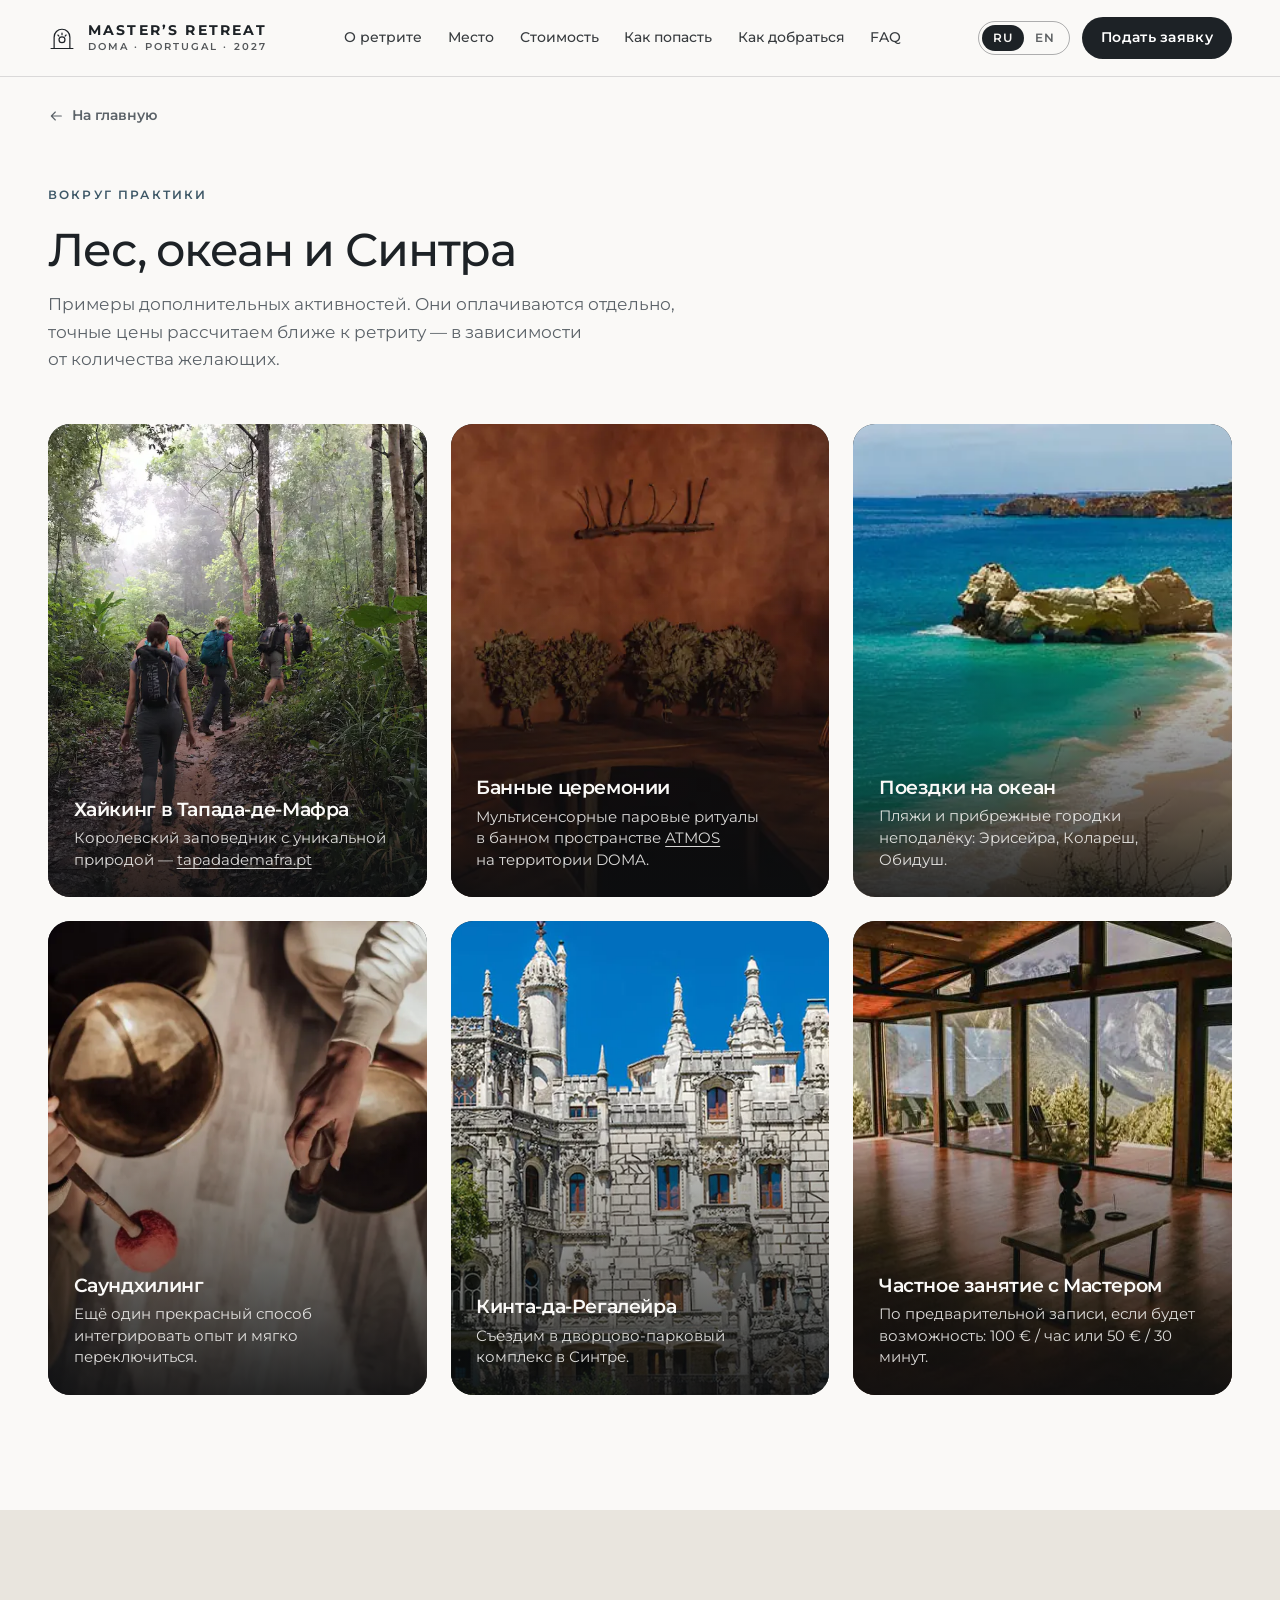
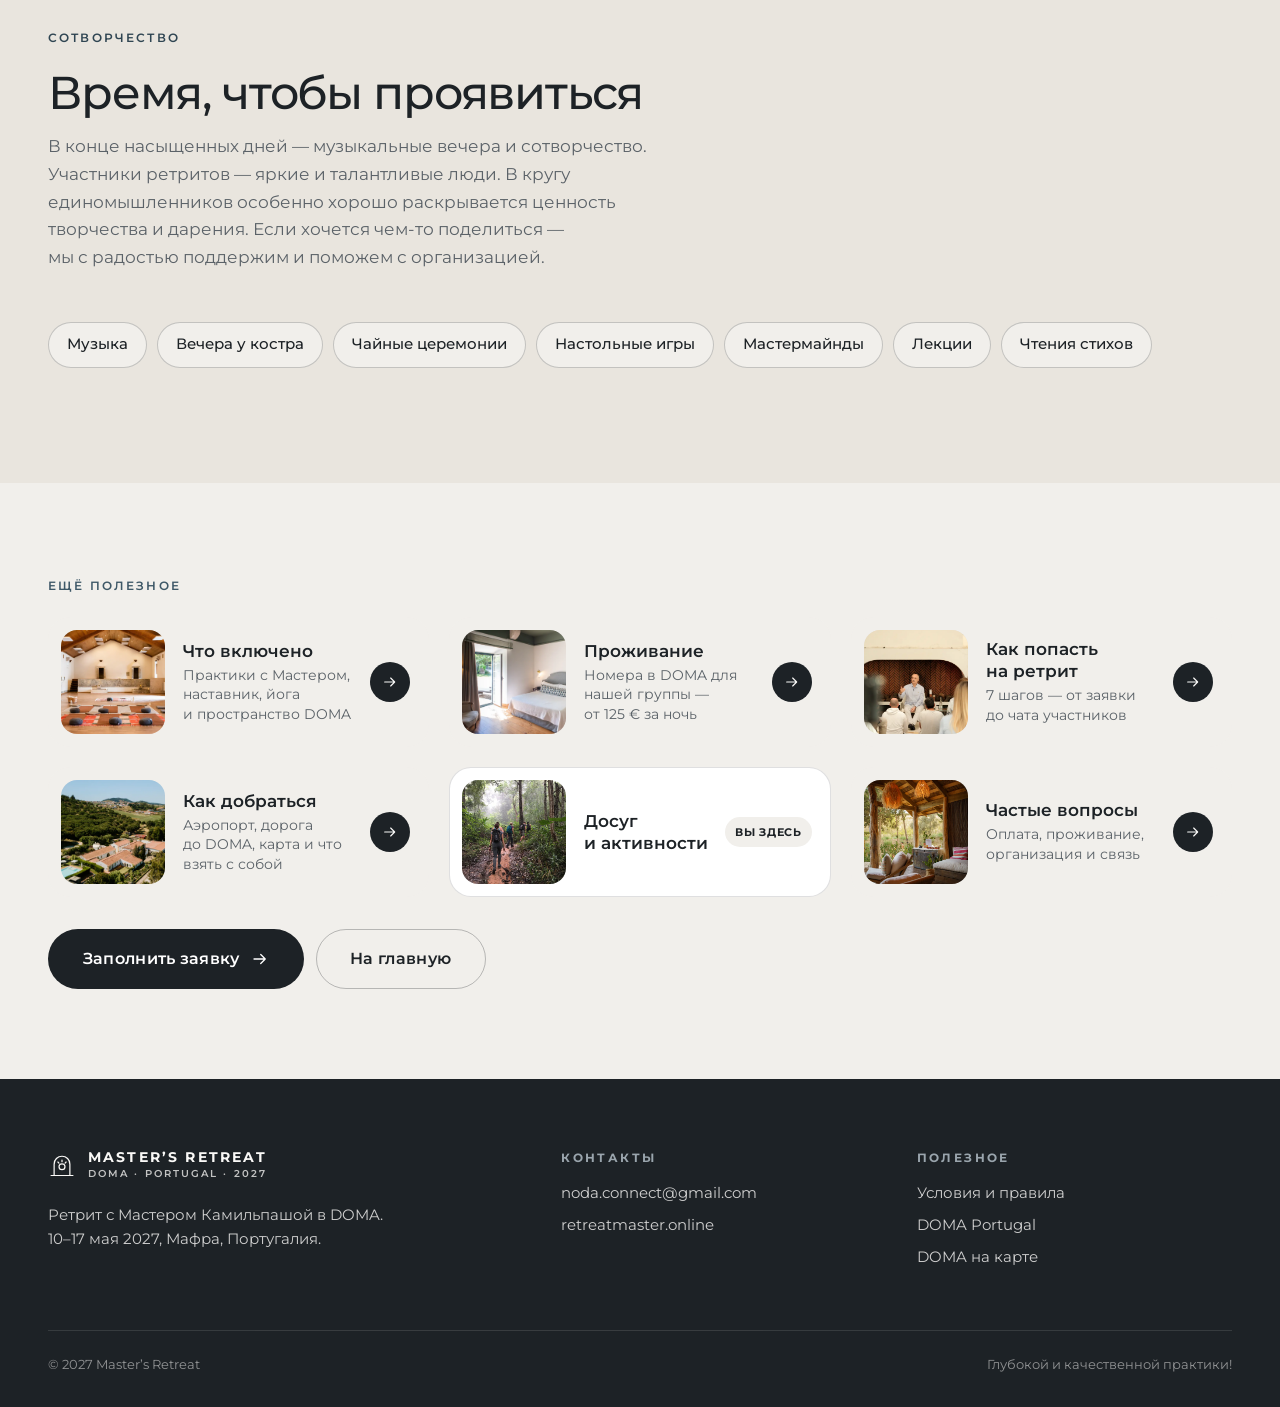
<file: activities.html>
<!doctype html>
<html lang="ru" data-lang="ru">
<head>
  <meta charset="utf-8">
  <meta name="viewport" content="width=device-width, initial-scale=1, viewport-fit=cover">
  <title>Досуг и активности · Ретрит с Мастером в DOMA · 10–17 мая 2027</title>
  <meta name="description" content="Восемь дней утренних и вечерних медитаций с Мастером Камильпашой в DOMA — сосновый лес в 30 минутах от Лиссабона и в 20 минутах от океана. 10–17 мая 2027.">
  <meta name="theme-color" content="#1d2226">

  <meta property="og:type" content="website">
  <meta property="og:title" content="Ретрит с Мастером Камильпашой в DOMA · 10–17 мая 2027">
  <meta property="og:description" content="Восемь дней медитаций с Мастером в DOMA — под Лиссабоном, среди соснового леса, в 20 минутах от океана.">
  <meta property="og:image" content="https://portugal.retreatmaster.online/assets/img/og-hall.jpg">
  <meta property="og:url" content="https://portugal.retreatmaster.online/activities.html">
  <meta name="twitter:card" content="summary_large_image">

  <link rel="icon" href="data:image/svg+xml,%3Csvg xmlns='http://www.w3.org/2000/svg' viewBox='0 0 32 32'%3E%3Crect width='32' height='32' rx='8' fill='%231d2226'/%3E%3Cpath d='M9 26V15a7 7 0 0 1 14 0v11' fill='none' stroke='%23f7f2ea' stroke-width='2'/%3E%3Ccircle cx='16' cy='17' r='3' fill='%23f7f2ea'/%3E%3C/svg%3E">

  <link rel="preconnect" href="https://fonts.googleapis.com">
  <link rel="preconnect" href="https://fonts.gstatic.com" crossorigin>
  <link href="https://fonts.googleapis.com/css2?family=Montserrat:ital,wght@0,300;0,400;0,500;0,600;0,700;1,300;1,400&display=swap" rel="stylesheet">

  <link rel="stylesheet" href="assets/css/styles.css">
  <link rel="stylesheet" href="assets/css/theme-portugal.css">

  <!-- Pick the language before first paint: ?lang=en → saved choice → Russian -->
  <script>
    (function () {
      var d = document.documentElement, l = null;
      d.classList.add('js');
      try { l = new URLSearchParams(location.search).get('lang') || localStorage.getItem('lang'); } catch (e) {}
      if (l === 'en' || l === 'ru') { d.setAttribute('data-lang', l); d.setAttribute('lang', l); }
    })();
  </script>
</head>

<body class="subpage" data-title-ru="Досуг и активности · Ретрит с Мастером в DOMA · 10–17 мая 2027" data-title-en="Leisure & activities · Retreat with the Master at DOMA · 10–17 May 2027">
  <svg class="icon-sprite" xmlns="http://www.w3.org/2000/svg" aria-hidden="true">
    <symbol id="i-logo" viewBox="0 0 32 32" fill="none" stroke="currentColor" stroke-width="1.4" stroke-linecap="round">
      <path d="M7 28V15a9 9 0 0 1 18 0v13"/><path d="M3.5 28h25"/><circle cx="16" cy="18" r="3.4"/><path d="M16 10.4v1.8M11.3 12.6l1.2 1.2M20.7 12.6l-1.2 1.2"/>
    </symbol>
    <symbol id="i-arrow" viewBox="0 0 24 24" fill="none" stroke="currentColor" stroke-width="1.7" stroke-linecap="round" stroke-linejoin="round">
      <path d="M4 12h15M13 6l6 6-6 6"/>
    </symbol>
    <symbol id="i-spark" viewBox="0 0 24 24" fill="currentColor">
      <path d="M12 2.5c.7 5 4.5 8.8 9.5 9.5-5 .7-8.8 4.5-9.5 9.5-.7-5-4.5-8.8-9.5-9.5 5-.7 8.8-4.5 9.5-9.5z"/>
    </symbol>
    <symbol id="i-check" viewBox="0 0 24 24" fill="none" stroke="currentColor" stroke-width="1.8" stroke-linecap="round" stroke-linejoin="round">
      <path d="M5 12.5l4.5 4.5L19 7.5"/>
    </symbol>
    <symbol id="i-sun" viewBox="0 0 24 24" fill="none" stroke="currentColor" stroke-width="1.6" stroke-linecap="round">
      <circle cx="12" cy="12" r="4"/><path d="M12 2.5v2M12 19.5v2M4.6 4.6 6 6M18 18l1.4 1.4M2.5 12h2M19.5 12h2M4.6 19.4 6 18M18 6l1.4-1.4"/>
    </symbol>
    <symbol id="i-moon" viewBox="0 0 24 24" fill="none" stroke="currentColor" stroke-width="1.6" stroke-linejoin="round">
      <path d="M20 14.5A8.5 8.5 0 1 1 9.5 4a6.6 6.6 0 0 0 10.5 10.5z"/>
    </symbol>
    <symbol id="i-plane" viewBox="0 0 24 24" fill="none" stroke="currentColor" stroke-width="1.6" stroke-linecap="round" stroke-linejoin="round">
      <path d="M17.8 19.2 16 11l3.5-3.5C21 6 21.5 4 21 3c-1-.5-3 0-4.5 1.5L13 8 4.8 6.2c-.5-.1-.9.1-1.1.5l-.3.5c-.2.5-.1 1 .3 1.3L9 12l-2 3H4l-1 1 3 2 2 3 1-1v-3l3-2 3.5 5.3c.3.4.8.5 1.3.3l.5-.2c.4-.3.6-.7.5-1.2z"/>
    </symbol>
    <symbol id="i-car" viewBox="0 0 24 24" fill="none" stroke="currentColor" stroke-width="1.6" stroke-linecap="round" stroke-linejoin="round">
      <path d="M19 17h2c.6 0 1-.4 1-1v-3c0-.9-.7-1.7-1.5-1.9C18.7 10.6 16 10 16 10s-1.3-1.4-2.2-2.3c-.5-.4-1.1-.7-1.8-.7H5c-.6 0-1.1.4-1.4.9l-1.4 2.9A3.7 3.7 0 0 0 2 12v4c0 .6.4 1 1 1h2"/><circle cx="7" cy="17" r="2"/><path d="M9 17h6"/><circle cx="17" cy="17" r="2"/>
    </symbol>
    <symbol id="i-pin" viewBox="0 0 24 24" fill="none" stroke="currentColor" stroke-width="1.6" stroke-linejoin="round">
      <path d="M12 21s-7-6.2-7-11.5a7 7 0 0 1 14 0C19 14.8 12 21 12 21z"/><circle cx="12" cy="9.5" r="2.5"/>
    </symbol>
    <symbol id="i-weather" viewBox="0 0 24 24" fill="none" stroke="currentColor" stroke-width="1.6" stroke-linecap="round" stroke-linejoin="round">
      <path d="M12 2v2M4.9 4.9l1.4 1.4M20 12h2M19.1 4.9l-1.4 1.4"/><path d="M15.9 13A4 4 0 0 0 8.1 11"/><path d="M13 22H7a5 5 0 1 1 4.9-6H13a3 3 0 0 1 0 6z"/>
    </symbol>
    <symbol id="i-bag" viewBox="0 0 24 24" fill="none" stroke="currentColor" stroke-width="1.6" stroke-linejoin="round">
      <rect x="3.5" y="7" width="17" height="13" rx="2.5"/><path d="M8.5 7V5.5A2.5 2.5 0 0 1 11 3h2a2.5 2.5 0 0 1 2.5 2.5V7"/>
    </symbol>
  </svg>

  <a class="skip-link" href="#main"><span lang="ru">К содержанию</span><span lang="en">Skip to content</span></a>

  <!-- ===================== HEADER ===================== -->
  <header class="header header--solid" id="top">
    <div class="container header__inner">
      <a class="brand" href="index.html" aria-label="Master's Retreat · DOMA">
        <svg aria-hidden="true"><use href="#i-logo"/></svg>
        <span>
          <span class="brand__name">Master’s Retreat</span>
          <span class="brand__sub">DOMA · Portugal · 2027</span>
        </span>
      </a>

      <nav class="nav" aria-label="Main">
        <a href="index.html#about"><span lang="ru">О ретрите</span><span lang="en">About</span></a>
        <a href="index.html#place"><span lang="ru">Место</span><span lang="en">Venue</span></a>
        <a href="index.html#pricing"><span lang="ru">Стоимость</span><span lang="en">Pricing</span></a>
        <a href="join.html"><span lang="ru">Как попасть</span><span lang="en">How to join</span></a>
        <a href="travel.html"><span lang="ru">Как добраться</span><span lang="en">Getting there</span></a>
        <a href="faq.html">FAQ</a>
      </nav>

      <div class="header__actions">
        <div class="lang" role="group" aria-label="Language">
          <button type="button" data-set-lang="ru" aria-pressed="true">RU</button>
          <button type="button" data-set-lang="en" aria-pressed="false">EN</button>
        </div>
        <a class="btn btn--apply" href="apply.html">
          <span lang="ru">Подать заявку</span><span lang="en">Apply</span>
        </a>
        <button class="burger" type="button" aria-label="Menu" aria-controls="menu" aria-expanded="false"><span></span></button>
      </div>
    </div>
  </header>

  <!-- Mobile menu -->
  <div class="menu" id="menu" aria-hidden="true">
    <div class="menu__top">
      <span class="brand">
        <svg aria-hidden="true"><use href="#i-logo"/></svg>
        <span><span class="brand__name">Master’s Retreat</span><span class="brand__sub">DOMA · Portugal · 2027</span></span>
      </span>
      <button class="menu__close" type="button" aria-label="Close">×</button>
    </div>
    <nav aria-label="Mobile">
      <a href="index.html#about"><span lang="ru">О ретрите</span><span lang="en">About</span></a>
      <a href="included.html"><span lang="ru">Что включено</span><span lang="en">What’s included</span></a>
      <a href="index.html#schedule"><span lang="ru">Расписание</span><span lang="en">Schedule</span></a>
      <a href="index.html#place"><span lang="ru">Место</span><span lang="en">Venue</span></a>
      <a href="stay.html"><span lang="ru">Проживание</span><span lang="en">Accommodation</span></a>
      <a href="index.html#pricing"><span lang="ru">Стоимость</span><span lang="en">Pricing</span></a>
      <a href="join.html"><span lang="ru">Как попасть на&nbsp;ретрит</span><span lang="en">How to join</span></a>
      <a href="travel.html"><span lang="ru">Как добраться</span><span lang="en">Getting there</span></a>
      <a href="activities.html"><span lang="ru">Досуг и&nbsp;активности</span><span lang="en">Leisure &amp; activities</span></a>
      <a href="faq.html"><span lang="ru">Частые вопросы</span><span lang="en">FAQ</span></a>
    </nav>
    <div class="lang" role="group" aria-label="Language">
      <button type="button" data-set-lang="ru" aria-pressed="true">RU</button>
      <button type="button" data-set-lang="en" aria-pressed="false">EN</button>
    </div>
    <a class="btn btn--lg btn--light" href="apply.html">
      <span lang="ru">Заполнить заявку</span><span lang="en">Fill in the application</span>
      <svg aria-hidden="true"><use href="#i-arrow"/></svg>
    </a>
  </div>

  <main id="main">
    <div class="container subpage__back"><a class="link-back" href="index.html"><svg aria-hidden="true"><use href="#i-arrow"/></svg><span lang="ru">На главную</span><span lang="en">Back to the main page</span></a></div>
    <!-- ===================== ACTIVITIES ===================== -->
    <section class="section activities" id="activities">
      <div class="container">
        <div class="section-head">
          <div>
            <p class="kicker reveal"><span lang="ru">Вокруг практики</span><span lang="en">Beyond the practice</span></p>
            <h1 class="h2 reveal" data-delay="1">
              <span lang="ru">Лес, океан <em>и&nbsp;Синтра</em></span>
              <span lang="en">Forest, ocean <em>and Sintra</em></span>
            </h1>
          </div>
          <p class="lead reveal" data-delay="2">
            <span lang="ru">Примеры дополнительных активностей. Они оплачиваются отдельно, точные цены рассчитаем ближе к&nbsp;ретриту — в&nbsp;зависимости от&nbsp;количества желающих.</span>
            <span lang="en">Examples of optional activities. They are paid separately; exact prices are set closer to the retreat depending on how many people join.</span>
          </p>
        </div>

        <div class="acts">
          <article class="act reveal">
            <img src="assets/img/hiking.webp" width="1000" height="750" loading="lazy" alt="" >
            <div class="act__body">
              <h3><span lang="ru">Хайкинг в&nbsp;Тапада-де-Мафра</span><span lang="en">Hiking in Tapada de Mafra</span></h3>
              <p><span lang="ru">Королевский заповедник с&nbsp;уникальной природой — <a href="https://tapadademafra.pt/" target="_blank" rel="noopener">tapadademafra.pt</a></span><span lang="en">A former royal reserve with unique nature — <a href="https://tapadademafra.pt/" target="_blank" rel="noopener">tapadademafra.pt</a></span></p>
            </div>
          </article>
          <article class="act reveal" data-delay="1">
            <img src="assets/img/banya.webp" srcset="assets/img/banya-800.webp 800w, assets/img/banya.webp 1200w" sizes="(max-width: 960px) 78vw, 400px" width="1200" height="802" loading="lazy" alt="">
            <div class="act__body">
              <h3><span lang="ru">Банные церемонии</span><span lang="en">Bath ceremonies</span></h3>
              <p><span lang="ru">Мультисенсорные паровые ритуалы в&nbsp;банном пространстве <a href="https://atmos-steam.com/" target="_blank" rel="noopener">ATMOS</a> на&nbsp;территории DOMA.</span><span lang="en">Multisensory steam rituals at the <a href="https://atmos-steam.com/" target="_blank" rel="noopener">ATMOS</a> bathhouse on DOMA’s grounds.</span></p>
            </div>
          </article>
          <article class="act reveal" data-delay="2">
            <img src="assets/img/ocean.webp" width="1000" height="358" loading="lazy" alt="">
            <div class="act__body">
              <h3><span lang="ru">Поездки на&nbsp;океан</span><span lang="en">Trips to the ocean</span></h3>
              <p><span lang="ru">Пляжи и&nbsp;прибрежные городки неподалёку: Эрисейра, Колареш, Обидуш.</span><span lang="en">Beaches and coastal towns nearby: Ericeira, Colares, Óbidos.</span></p>
            </div>
          </article>
          <article class="act reveal">
            <img src="assets/img/sound.webp" width="1000" height="658" loading="lazy" alt="">
            <div class="act__body">
              <h3><span lang="ru">Саундхилинг</span><span lang="en">Sound healing</span></h3>
              <p><span lang="ru">Ещё один прекрасный способ интегрировать опыт и&nbsp;мягко переключиться.</span><span lang="en">Another beautiful way to integrate the experience and gently reset.</span></p>
            </div>
          </article>
          <article class="act reveal" data-delay="1">
            <img src="assets/img/regaleira.webp" width="1000" height="510" loading="lazy" alt="">
            <div class="act__body">
              <h3><span lang="ru">Кинта-да-Регалейра</span><span lang="en">Quinta da Regaleira</span></h3>
              <p><span lang="ru">Съездим в&nbsp;дворцово-парковый комплекс в&nbsp;Синтре.</span><span lang="en">A trip to the palace and mystical gardens in Sintra.</span></p>
            </div>
          </article>
          <article class="act reveal" data-delay="2">
            <img src="assets/img/hall-windows.webp" width="860" height="502" loading="lazy" alt="">
            <div class="act__body">
              <h3><span lang="ru">Частное занятие с&nbsp;Мастером</span><span lang="en">Private session with the Master</span></h3>
              <p><span lang="ru">По&nbsp;предварительной записи, если будет возможность: 100&nbsp;€ / час или 50&nbsp;€ / 30 минут.</span><span lang="en">By appointment, when possible: €100 per hour or €50 per 30 minutes.</span></p>
            </div>
          </article>
        </div>
      </div>
    </section>

    <!-- ===================== CO-CREATION ===================== -->
    <section class="section cocreate cocreate--text" id="cocreate">
      <div class="container">
        <div class="section-head">
          <div>
            <p class="kicker reveal"><span lang="ru">Сотворчество</span><span lang="en">Co-creation</span></p>
            <h2 class="h2 reveal" data-delay="1">
              <span lang="ru">Время, чтобы <em>проявиться</em></span>
              <span lang="en">Room to <em>express yourself</em></span>
            </h2>
          </div>
          <p class="lead reveal" data-delay="2">
            <span lang="ru">В&nbsp;конце насыщенных дней — музыкальные вечера и&nbsp;сотворчество. Участники ретритов — яркие и&nbsp;талантливые люди. В&nbsp;кругу единомышленников особенно хорошо раскрывается ценность творчества и&nbsp;дарения. Если хочется чем-то поделиться — мы&nbsp;с&nbsp;радостью поддержим и&nbsp;поможем с&nbsp;организацией.</span>
            <span lang="en">At the end of full days there are music evenings and time to create together. Retreat participants are bright, talented people, and among kindred spirits the value of creativity and giving truly opens up. If you’d like to share something, we’ll gladly support you and help organise it.</span>
          </p>
        </div>
        <ul class="chips reveal" data-delay="3">
            <li><span lang="ru">Музыка</span><span lang="en">Music</span></li>
            <li><span lang="ru">Вечера у&nbsp;костра</span><span lang="en">Evenings by the fire</span></li>
            <li><span lang="ru">Чайные церемонии</span><span lang="en">Tea ceremonies</span></li>
            <li><span lang="ru">Настольные игры</span><span lang="en">Board games</span></li>
            <li><span lang="ru">Мастермайнды</span><span lang="en">Masterminds</span></li>
            <li><span lang="ru">Лекции</span><span lang="en">Talks</span></li>
            <li><span lang="ru">Чтения стихов</span><span lang="en">Poetry readings</span></li>
        </ul>
      </div>
    </section>

    <!-- ===================== MORE ===================== -->
    <section class="section more">
      <div class="container">
        <p class="kicker"><span lang="ru">Ещё полезное</span><span lang="en">More useful info</span></p>
        <div class="guide-cards">
          <a class="guide-card reveal" href="included.html">
            <span class="guide-card__img"><img src="assets/img/hall-800.webp" width="800" height="535" loading="lazy" alt="" style="object-position:50% 50%"></span>
            <span class="guide-card__body">
              <b><span lang="ru">Что включено</span><span lang="en">What’s included</span></b>
              <span class="guide-card__text"><span lang="ru">Практики с&nbsp;Мастером, наставник, йога и&nbsp;пространство DOMA</span><span lang="en">Sessions with the Master, a mentor, yoga and the spaces of DOMA</span></span>
            </span>
            <span class="guide-card__arrow" aria-hidden="true"><svg><use href="#i-arrow"/></svg></span>
          </a>
          <a class="guide-card reveal" href="stay.html">
            <span class="guide-card__img"><img src="assets/img/room-historic-800.webp" width="800" height="535" loading="lazy" alt="" style="object-position:50% 50%"></span>
            <span class="guide-card__body">
              <b><span lang="ru">Проживание</span><span lang="en">Accommodation</span></b>
              <span class="guide-card__text"><span lang="ru">Номера в&nbsp;DOMA для нашей группы — от&nbsp;125&nbsp;€ за&nbsp;ночь</span><span lang="en">Rooms at DOMA for our group — from €125 a night</span></span>
            </span>
            <span class="guide-card__arrow" aria-hidden="true"><svg><use href="#i-arrow"/></svg></span>
          </a>
          <a class="guide-card reveal" href="join.html">
            <span class="guide-card__img"><img src="assets/img/retreat/02.webp" width="700" height="1050" loading="lazy" alt="" style="object-position:50% 40%"></span>
            <span class="guide-card__body">
              <b><span lang="ru">Как попасть на&nbsp;ретрит</span><span lang="en">How to join</span></b>
              <span class="guide-card__text"><span lang="ru">7 шагов — от&nbsp;заявки до&nbsp;чата участников</span><span lang="en">7 steps — from the application to the participants’ chat</span></span>
            </span>
            <span class="guide-card__arrow" aria-hidden="true"><svg><use href="#i-arrow"/></svg></span>
          </a>
          <a class="guide-card reveal" href="travel.html">
            <span class="guide-card__img"><img src="assets/img/aerial-800.webp" width="800" height="534" loading="lazy" alt="" style="object-position:50% 50%"></span>
            <span class="guide-card__body">
              <b><span lang="ru">Как добраться</span><span lang="en">Getting there</span></b>
              <span class="guide-card__text"><span lang="ru">Аэропорт, дорога до&nbsp;DOMA, карта и&nbsp;что взять с&nbsp;собой</span><span lang="en">Airport, the road to DOMA, map and what to bring</span></span>
            </span>
            <span class="guide-card__arrow" aria-hidden="true"><svg><use href="#i-arrow"/></svg></span>
          </a>
          <span class="guide-card guide-card--current" aria-current="page">
            <span class="guide-card__img"><img src="assets/img/hiking.webp" width="1000" height="750" loading="lazy" alt="" style="object-position:50% 50%"></span>
            <span class="guide-card__body">
              <b><span lang="ru">Досуг и&nbsp;активности</span><span lang="en">Leisure & activities</span></b>
              <span class="guide-card__text"><span lang="ru">Лес, океан, Синтра, банные ритуалы и&nbsp;вечера сотворчества</span><span lang="en">Forest, ocean, Sintra, bath rituals and evenings of co-creation</span></span>
            </span>
            <span class="guide-card__here"><span lang="ru">Вы здесь</span><span lang="en">You are here</span></span>
          </span>
          <a class="guide-card reveal" href="faq.html">
            <span class="guide-card__img"><img src="assets/img/pergola-800.webp" width="800" height="1200" loading="lazy" alt="" style="object-position:50% 45%"></span>
            <span class="guide-card__body">
              <b><span lang="ru">Частые вопросы</span><span lang="en">FAQ</span></b>
              <span class="guide-card__text"><span lang="ru">Оплата, проживание, организация и&nbsp;связь</span><span lang="en">Payment, accommodation, organisation and contact</span></span>
            </span>
            <span class="guide-card__arrow" aria-hidden="true"><svg><use href="#i-arrow"/></svg></span>
          </a>
        </div>
        <div class="more__cta">
          <a class="btn btn--lg" href="apply.html"><span lang="ru">Заполнить заявку</span><span lang="en">Fill in the application</span><svg aria-hidden="true"><use href="#i-arrow"/></svg></a>
          <a class="btn btn--lg btn--outline" href="index.html"><span lang="ru">На главную</span><span lang="en">Main page</span></a>
        </div>
      </div>
    </section>
  </main>

  <!-- ===================== FOOTER ===================== -->
  <footer class="footer">
    <div class="container">
      <div class="footer__grid">
        <div>
          <a class="brand" href="index.html">
            <svg aria-hidden="true"><use href="#i-logo"/></svg>
            <span><span class="brand__name">Master’s Retreat</span><span class="brand__sub">DOMA · Portugal · 2027</span></span>
          </a>
          <p class="footer__about">
            <span lang="ru">Ретрит с&nbsp;Мастером Камильпашой в&nbsp;DOMA. 10–17 мая 2027, Мафра, Португалия.</span>
            <span lang="en">Retreat with Master Kamilpasha at DOMA. 10–17 May 2027, Mafra, Portugal.</span>
          </p>
        </div>
        <div>
          <h4><span lang="ru">Контакты</span><span lang="en">Contact</span></h4>
          <ul>
            <li><a href="mailto:noda.connect@gmail.com">noda.connect@gmail.com</a></li>
            <li><a href="https://www.retreatmaster.online" target="_blank" rel="noopener">retreatmaster.online</a></li>
          </ul>
        </div>
        <div>
          <h4><span lang="ru">Полезное</span><span lang="en">Useful</span></h4>
          <ul>
            <li><a href="terms.html"><span lang="ru">Условия и&nbsp;правила</span><span lang="en">Terms and Rules</span></a></li>
            <li><a href="https://doma.pt/" target="_blank" rel="noopener">DOMA Portugal</a></li>
            <li><a href="https://maps.app.goo.gl/SdGt8GnbNmLdWvL58" target="_blank" rel="noopener"><span lang="ru">DOMA на&nbsp;карте</span><span lang="en">DOMA on the map</span></a></li>
          </ul>
        </div>
      </div>
      <div class="footer__bottom">
        <span>© 2027 Master’s Retreat</span>
        <span lang="ru">Глубокой и&nbsp;качественной практики!</span><span lang="en">Deep and true practice to you!</span>
      </div>
    </div>
  </footer>

  <script src="assets/js/main.js" defer></script>
</body>
</html>
</file>
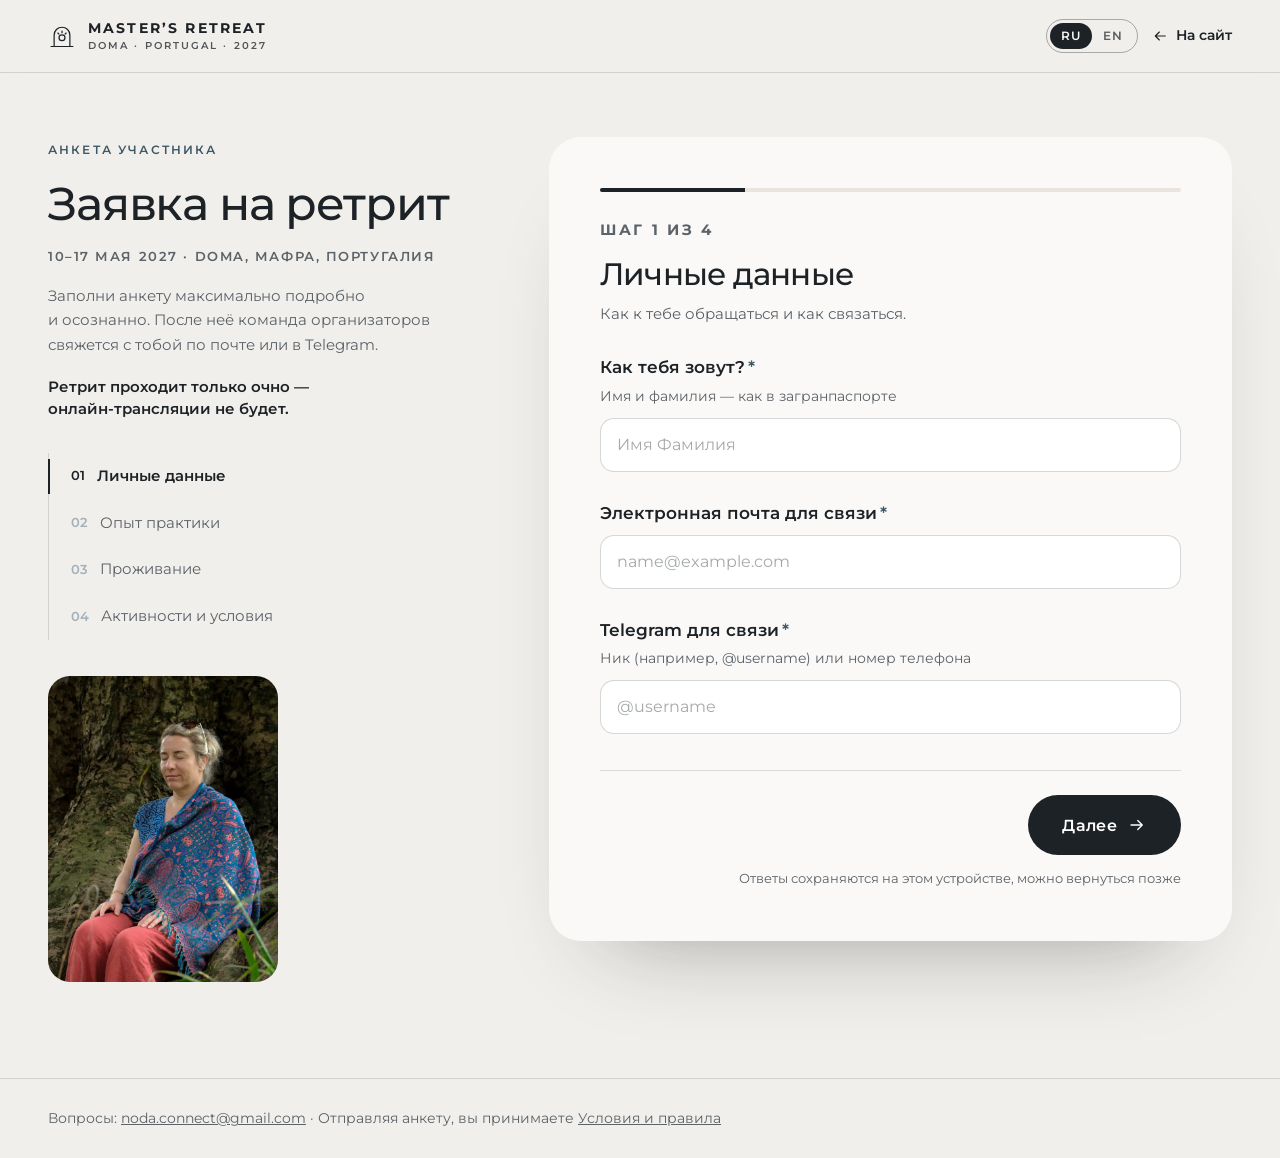
<file: apply.html>
<!doctype html>
<html lang="ru" data-lang="ru">
<head>
  <meta charset="utf-8">
  <meta name="viewport" content="width=device-width, initial-scale=1, viewport-fit=cover">
  <title>Анкета участника · Ретрит с Мастером в DOMA · 10–17 мая 2027</title>
  <meta name="description" content="Анкета участника ретрита с Мастером Камильпашой в DOMA, 10–17 мая 2027.">
  <meta name="robots" content="noindex">
  <meta name="theme-color" content="#f1efeb">
  <link rel="icon" href="data:image/svg+xml,%3Csvg xmlns='http://www.w3.org/2000/svg' viewBox='0 0 32 32'%3E%3Crect width='32' height='32' rx='8' fill='%231d2226'/%3E%3Cpath d='M9 26V15a7 7 0 0 1 14 0v11' fill='none' stroke='%23f7f2ea' stroke-width='2'/%3E%3Ccircle cx='16' cy='17' r='3' fill='%23f7f2ea'/%3E%3C/svg%3E">

  <link rel="preconnect" href="https://fonts.googleapis.com">
  <link rel="preconnect" href="https://fonts.gstatic.com" crossorigin>
  <link href="https://fonts.googleapis.com/css2?family=Montserrat:ital,wght@0,300;0,400;0,500;0,600;0,700;1,300;1,400&display=swap" rel="stylesheet">
  <link rel="stylesheet" href="assets/css/styles.css">
  <link rel="stylesheet" href="assets/css/apply.css">
  <link rel="stylesheet" href="assets/css/theme-portugal.css">

  <script>
    (function () {
      var d = document.documentElement, l = null;
      d.classList.add('js');
      try { l = new URLSearchParams(location.search).get('lang') || localStorage.getItem('lang'); } catch (e) {}
      if (l === 'en' || l === 'ru') { d.setAttribute('data-lang', l); d.setAttribute('lang', l); }
    })();
  </script>
</head>

<body class="apply-page">
  <svg class="icon-sprite" xmlns="http://www.w3.org/2000/svg" aria-hidden="true">
    <symbol id="i-logo" viewBox="0 0 32 32" fill="none" stroke="currentColor" stroke-width="1.4" stroke-linecap="round">
      <path d="M7 28V15a9 9 0 0 1 18 0v13"/><path d="M3.5 28h25"/><circle cx="16" cy="18" r="3.4"/><path d="M16 10.4v1.8M11.3 12.6l1.2 1.2M20.7 12.6l-1.2 1.2"/>
    </symbol>
    <symbol id="i-arrow" viewBox="0 0 24 24" fill="none" stroke="currentColor" stroke-width="1.7" stroke-linecap="round" stroke-linejoin="round">
      <path d="M4 12h15M13 6l6 6-6 6"/>
    </symbol>
    <symbol id="i-check" viewBox="0 0 24 24" fill="none" stroke="currentColor" stroke-width="1.8" stroke-linecap="round" stroke-linejoin="round">
      <path d="M5 12.5l4.5 4.5L19 7.5"/>
    </symbol>
  </svg>

  <!-- ===================== HEADER ===================== -->
  <header class="apply-header">
    <div class="container apply-header__inner">
      <a class="brand" href="index.html" aria-label="Master's Retreat · DOMA">
        <svg aria-hidden="true"><use href="#i-logo"/></svg>
        <span>
          <span class="brand__name">Master’s Retreat</span>
          <span class="brand__sub">DOMA · Portugal · 2027</span>
        </span>
      </a>
      <div class="apply-header__actions">
        <div class="lang" role="group" aria-label="Language">
          <button type="button" data-set-lang="ru" aria-pressed="true">RU</button>
          <button type="button" data-set-lang="en" aria-pressed="false">EN</button>
        </div>
        <a class="apply-back" href="index.html">
          <svg aria-hidden="true"><use href="#i-arrow"/></svg>
          <span lang="ru">На сайт</span><span lang="en">Back to site</span>
        </a>
      </div>
    </div>
  </header>

  <main class="container apply">
    <!-- ===================== ASIDE ===================== -->
    <aside class="apply__aside">
      <p class="kicker"><span lang="ru">Анкета участника</span><span lang="en">Application</span></p>
      <h1>
        <span lang="ru">Заявка <em>на&nbsp;ретрит</em></span>
        <span lang="en">Apply for <em>the retreat</em></span>
      </h1>
      <p class="apply__meta">
        <span lang="ru">10–17 мая 2027 · DOMA, Мафра, Португалия</span>
        <span lang="en">10–17 May 2027 · DOMA, Mafra, Portugal</span>
      </p>
      <p class="apply__intro">
        <span lang="ru">Заполни анкету максимально подробно и&nbsp;осознанно. После неё команда организаторов свяжется с&nbsp;тобой по&nbsp;почте или в&nbsp;Telegram.</span>
        <span lang="en">Please fill in the form as fully and thoughtfully as you can. The organising team will then contact you by email or Telegram.</span>
      </p>

      <p class="live-note">
        <span lang="ru">Ретрит проходит только очно — <span class="nw">онлайн-трансляции</span> не&nbsp;будет.</span>
        <span lang="en">The retreat is in person only — there will be no online broadcast.</span>
      </p>

      <ol class="steps-nav" aria-label="Steps"></ol>

      <figure class="apply__photo arch">
        <img src="assets/img/retreat/06.webp" width="700" height="1050" alt="" loading="lazy">
      </figure>
    </aside>

    <!-- ===================== FORM ===================== -->
    <section class="form-card" aria-live="polite">
      <div class="progress" aria-hidden="true"><span></span></div>

      <form id="apply-form" novalidate>
        <!-- шаги рендерит assets/js/apply.js из списка вопросов -->
      </form>

      <div class="form-state form-state--success" hidden>
        <div class="form-state__icon"><svg aria-hidden="true"><use href="#i-check"/></svg></div>
        <h2>
          <span lang="ru">Спасибо, заявка отправлена!</span>
          <span lang="en">Thank you, your application is in!</span>
        </h2>
        <p lang="ru">Очень рады тебе, дорогой друг! Команда организаторов свяжется с&nbsp;тобой по&nbsp;почте или в&nbsp;Telegram. С&nbsp;каждым новичком мы знакомимся лично — это короткий разговор перед подтверждением участия.</p>
        <p lang="en">We’re so glad you’re here! The organising team will contact you by email or Telegram. We have a short personal conversation with every newcomer before confirming their place.</p>
        <a class="btn btn--lg" href="index.html">
          <span lang="ru">Вернуться на сайт</span><span lang="en">Back to the site</span>
          <svg aria-hidden="true"><use href="#i-arrow"/></svg>
        </a>
      </div>

      <div class="form-state form-state--error" hidden>
        <h2>
          <span lang="ru">Не получилось отправить</span>
          <span lang="en">Couldn’t send the form</span>
        </h2>
        <p lang="ru">Проверь подключение к интернету и попробуй ещё раз. Ответы сохранились. Если не выходит — заполни <a href="https://docs.google.com/forms/d/e/1FAIpQLSephoLCFd_MAbrCuToPdXbkgKLxS4wygOK6Ih4fp9VN5CNEMQ/viewform" target="_blank" rel="noopener">Google-форму</a> или напиши на <a href="mailto:noda.connect@gmail.com">noda.connect@gmail.com</a>.</p>
        <p lang="en">Please check your connection and try again — your answers are saved. If it still fails, use the <a href="https://docs.google.com/forms/d/e/1FAIpQLSephoLCFd_MAbrCuToPdXbkgKLxS4wygOK6Ih4fp9VN5CNEMQ/viewform" target="_blank" rel="noopener">Google Form</a> or email <a href="mailto:noda.connect@gmail.com">noda.connect@gmail.com</a>.</p>
        <button class="btn" type="button" data-retry>
          <span lang="ru">Попробовать ещё раз</span><span lang="en">Try again</span>
        </button>
      </div>

      <noscript>
        <p class="noscript">Для анкеты нужен JavaScript. Заполните, пожалуйста, <a href="https://docs.google.com/forms/d/e/1FAIpQLSephoLCFd_MAbrCuToPdXbkgKLxS4wygOK6Ih4fp9VN5CNEMQ/viewform">Google-форму</a>.</p>
      </noscript>
    </section>
  </main>

  <footer class="apply-footer">
    <div class="container">
      <span lang="ru">Вопросы: <a href="mailto:noda.connect@gmail.com">noda.connect@gmail.com</a> · Отправляя анкету, вы принимаете <a href="terms.html" target="_blank" rel="noopener">Условия и правила</a></span>
      <span lang="en">Questions: <a href="mailto:noda.connect@gmail.com">noda.connect@gmail.com</a> · By applying you accept the <a href="terms.html" target="_blank" rel="noopener">Terms and Rules</a></span>
    </div>
  </footer>

  <script src="assets/js/apply.js" defer></script>
</body>
</html>
</file>
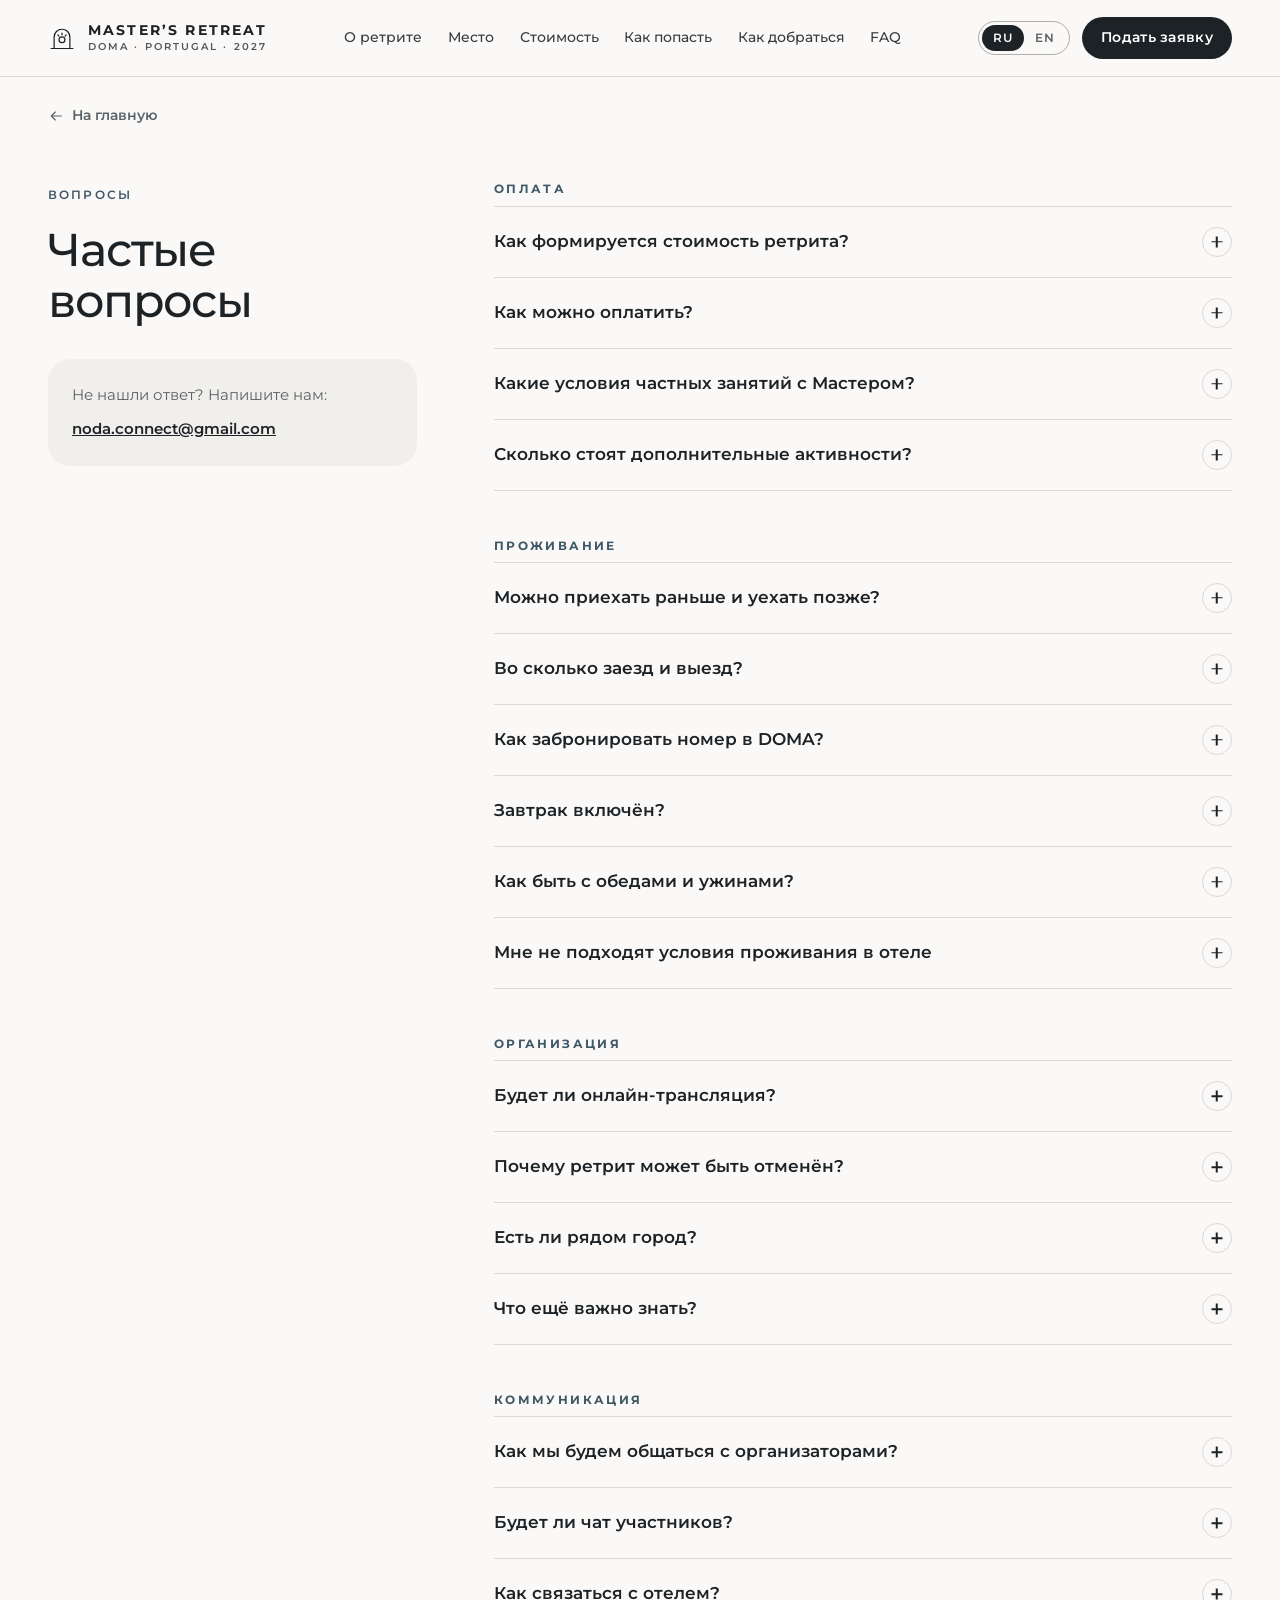
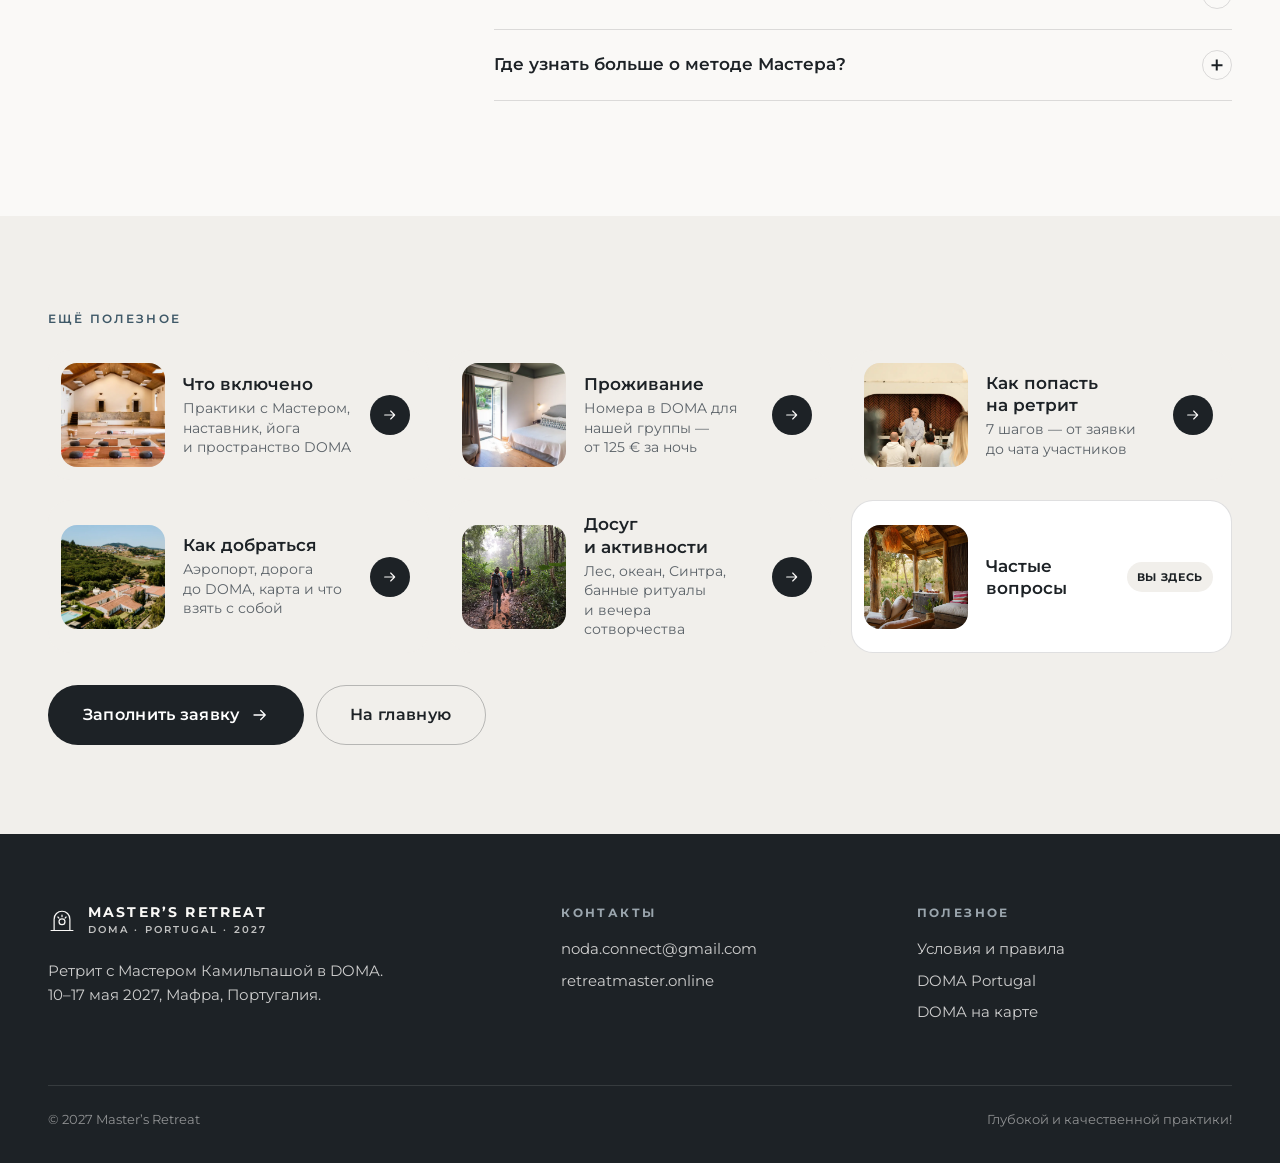
<file: faq.html>
<!doctype html>
<html lang="ru" data-lang="ru">
<head>
  <meta charset="utf-8">
  <meta name="viewport" content="width=device-width, initial-scale=1, viewport-fit=cover">
  <title>Частые вопросы · Ретрит с Мастером в DOMA · 10–17 мая 2027</title>
  <meta name="description" content="Восемь дней утренних и вечерних медитаций с Мастером Камильпашой в DOMA — сосновый лес в 30 минутах от Лиссабона и в 20 минутах от океана. 10–17 мая 2027.">
  <meta name="theme-color" content="#1d2226">

  <meta property="og:type" content="website">
  <meta property="og:title" content="Ретрит с Мастером Камильпашой в DOMA · 10–17 мая 2027">
  <meta property="og:description" content="Восемь дней медитаций с Мастером в DOMA — под Лиссабоном, среди соснового леса, в 20 минутах от океана.">
  <meta property="og:image" content="https://portugal.retreatmaster.online/assets/img/og-hall.jpg">
  <meta property="og:url" content="https://portugal.retreatmaster.online/faq.html">
  <meta name="twitter:card" content="summary_large_image">

  <link rel="icon" href="data:image/svg+xml,%3Csvg xmlns='http://www.w3.org/2000/svg' viewBox='0 0 32 32'%3E%3Crect width='32' height='32' rx='8' fill='%231d2226'/%3E%3Cpath d='M9 26V15a7 7 0 0 1 14 0v11' fill='none' stroke='%23f7f2ea' stroke-width='2'/%3E%3Ccircle cx='16' cy='17' r='3' fill='%23f7f2ea'/%3E%3C/svg%3E">

  <link rel="preconnect" href="https://fonts.googleapis.com">
  <link rel="preconnect" href="https://fonts.gstatic.com" crossorigin>
  <link href="https://fonts.googleapis.com/css2?family=Montserrat:ital,wght@0,300;0,400;0,500;0,600;0,700;1,300;1,400&display=swap" rel="stylesheet">

  <link rel="stylesheet" href="assets/css/styles.css">
  <link rel="stylesheet" href="assets/css/theme-portugal.css">

  <!-- Pick the language before first paint: ?lang=en → saved choice → Russian -->
  <script>
    (function () {
      var d = document.documentElement, l = null;
      d.classList.add('js');
      try { l = new URLSearchParams(location.search).get('lang') || localStorage.getItem('lang'); } catch (e) {}
      if (l === 'en' || l === 'ru') { d.setAttribute('data-lang', l); d.setAttribute('lang', l); }
    })();
  </script>
</head>

<body class="subpage" data-title-ru="Частые вопросы · Ретрит с Мастером в DOMA · 10–17 мая 2027" data-title-en="FAQ · Retreat with the Master at DOMA · 10–17 May 2027">
  <svg class="icon-sprite" xmlns="http://www.w3.org/2000/svg" aria-hidden="true">
    <symbol id="i-logo" viewBox="0 0 32 32" fill="none" stroke="currentColor" stroke-width="1.4" stroke-linecap="round">
      <path d="M7 28V15a9 9 0 0 1 18 0v13"/><path d="M3.5 28h25"/><circle cx="16" cy="18" r="3.4"/><path d="M16 10.4v1.8M11.3 12.6l1.2 1.2M20.7 12.6l-1.2 1.2"/>
    </symbol>
    <symbol id="i-arrow" viewBox="0 0 24 24" fill="none" stroke="currentColor" stroke-width="1.7" stroke-linecap="round" stroke-linejoin="round">
      <path d="M4 12h15M13 6l6 6-6 6"/>
    </symbol>
    <symbol id="i-spark" viewBox="0 0 24 24" fill="currentColor">
      <path d="M12 2.5c.7 5 4.5 8.8 9.5 9.5-5 .7-8.8 4.5-9.5 9.5-.7-5-4.5-8.8-9.5-9.5 5-.7 8.8-4.5 9.5-9.5z"/>
    </symbol>
    <symbol id="i-check" viewBox="0 0 24 24" fill="none" stroke="currentColor" stroke-width="1.8" stroke-linecap="round" stroke-linejoin="round">
      <path d="M5 12.5l4.5 4.5L19 7.5"/>
    </symbol>
    <symbol id="i-sun" viewBox="0 0 24 24" fill="none" stroke="currentColor" stroke-width="1.6" stroke-linecap="round">
      <circle cx="12" cy="12" r="4"/><path d="M12 2.5v2M12 19.5v2M4.6 4.6 6 6M18 18l1.4 1.4M2.5 12h2M19.5 12h2M4.6 19.4 6 18M18 6l1.4-1.4"/>
    </symbol>
    <symbol id="i-moon" viewBox="0 0 24 24" fill="none" stroke="currentColor" stroke-width="1.6" stroke-linejoin="round">
      <path d="M20 14.5A8.5 8.5 0 1 1 9.5 4a6.6 6.6 0 0 0 10.5 10.5z"/>
    </symbol>
    <symbol id="i-plane" viewBox="0 0 24 24" fill="none" stroke="currentColor" stroke-width="1.6" stroke-linecap="round" stroke-linejoin="round">
      <path d="M17.8 19.2 16 11l3.5-3.5C21 6 21.5 4 21 3c-1-.5-3 0-4.5 1.5L13 8 4.8 6.2c-.5-.1-.9.1-1.1.5l-.3.5c-.2.5-.1 1 .3 1.3L9 12l-2 3H4l-1 1 3 2 2 3 1-1v-3l3-2 3.5 5.3c.3.4.8.5 1.3.3l.5-.2c.4-.3.6-.7.5-1.2z"/>
    </symbol>
    <symbol id="i-car" viewBox="0 0 24 24" fill="none" stroke="currentColor" stroke-width="1.6" stroke-linecap="round" stroke-linejoin="round">
      <path d="M19 17h2c.6 0 1-.4 1-1v-3c0-.9-.7-1.7-1.5-1.9C18.7 10.6 16 10 16 10s-1.3-1.4-2.2-2.3c-.5-.4-1.1-.7-1.8-.7H5c-.6 0-1.1.4-1.4.9l-1.4 2.9A3.7 3.7 0 0 0 2 12v4c0 .6.4 1 1 1h2"/><circle cx="7" cy="17" r="2"/><path d="M9 17h6"/><circle cx="17" cy="17" r="2"/>
    </symbol>
    <symbol id="i-pin" viewBox="0 0 24 24" fill="none" stroke="currentColor" stroke-width="1.6" stroke-linejoin="round">
      <path d="M12 21s-7-6.2-7-11.5a7 7 0 0 1 14 0C19 14.8 12 21 12 21z"/><circle cx="12" cy="9.5" r="2.5"/>
    </symbol>
    <symbol id="i-weather" viewBox="0 0 24 24" fill="none" stroke="currentColor" stroke-width="1.6" stroke-linecap="round" stroke-linejoin="round">
      <path d="M12 2v2M4.9 4.9l1.4 1.4M20 12h2M19.1 4.9l-1.4 1.4"/><path d="M15.9 13A4 4 0 0 0 8.1 11"/><path d="M13 22H7a5 5 0 1 1 4.9-6H13a3 3 0 0 1 0 6z"/>
    </symbol>
    <symbol id="i-bag" viewBox="0 0 24 24" fill="none" stroke="currentColor" stroke-width="1.6" stroke-linejoin="round">
      <rect x="3.5" y="7" width="17" height="13" rx="2.5"/><path d="M8.5 7V5.5A2.5 2.5 0 0 1 11 3h2a2.5 2.5 0 0 1 2.5 2.5V7"/>
    </symbol>
  </svg>

  <a class="skip-link" href="#main"><span lang="ru">К содержанию</span><span lang="en">Skip to content</span></a>

  <!-- ===================== HEADER ===================== -->
  <header class="header header--solid" id="top">
    <div class="container header__inner">
      <a class="brand" href="index.html" aria-label="Master's Retreat · DOMA">
        <svg aria-hidden="true"><use href="#i-logo"/></svg>
        <span>
          <span class="brand__name">Master’s Retreat</span>
          <span class="brand__sub">DOMA · Portugal · 2027</span>
        </span>
      </a>

      <nav class="nav" aria-label="Main">
        <a href="index.html#about"><span lang="ru">О ретрите</span><span lang="en">About</span></a>
        <a href="index.html#place"><span lang="ru">Место</span><span lang="en">Venue</span></a>
        <a href="index.html#pricing"><span lang="ru">Стоимость</span><span lang="en">Pricing</span></a>
        <a href="join.html"><span lang="ru">Как попасть</span><span lang="en">How to join</span></a>
        <a href="travel.html"><span lang="ru">Как добраться</span><span lang="en">Getting there</span></a>
        <a href="faq.html">FAQ</a>
      </nav>

      <div class="header__actions">
        <div class="lang" role="group" aria-label="Language">
          <button type="button" data-set-lang="ru" aria-pressed="true">RU</button>
          <button type="button" data-set-lang="en" aria-pressed="false">EN</button>
        </div>
        <a class="btn btn--apply" href="apply.html">
          <span lang="ru">Подать заявку</span><span lang="en">Apply</span>
        </a>
        <button class="burger" type="button" aria-label="Menu" aria-controls="menu" aria-expanded="false"><span></span></button>
      </div>
    </div>
  </header>

  <!-- Mobile menu -->
  <div class="menu" id="menu" aria-hidden="true">
    <div class="menu__top">
      <span class="brand">
        <svg aria-hidden="true"><use href="#i-logo"/></svg>
        <span><span class="brand__name">Master’s Retreat</span><span class="brand__sub">DOMA · Portugal · 2027</span></span>
      </span>
      <button class="menu__close" type="button" aria-label="Close">×</button>
    </div>
    <nav aria-label="Mobile">
      <a href="index.html#about"><span lang="ru">О ретрите</span><span lang="en">About</span></a>
      <a href="included.html"><span lang="ru">Что включено</span><span lang="en">What’s included</span></a>
      <a href="index.html#schedule"><span lang="ru">Расписание</span><span lang="en">Schedule</span></a>
      <a href="index.html#place"><span lang="ru">Место</span><span lang="en">Venue</span></a>
      <a href="stay.html"><span lang="ru">Проживание</span><span lang="en">Accommodation</span></a>
      <a href="index.html#pricing"><span lang="ru">Стоимость</span><span lang="en">Pricing</span></a>
      <a href="join.html"><span lang="ru">Как попасть на&nbsp;ретрит</span><span lang="en">How to join</span></a>
      <a href="travel.html"><span lang="ru">Как добраться</span><span lang="en">Getting there</span></a>
      <a href="activities.html"><span lang="ru">Досуг и&nbsp;активности</span><span lang="en">Leisure &amp; activities</span></a>
      <a href="faq.html"><span lang="ru">Частые вопросы</span><span lang="en">FAQ</span></a>
    </nav>
    <div class="lang" role="group" aria-label="Language">
      <button type="button" data-set-lang="ru" aria-pressed="true">RU</button>
      <button type="button" data-set-lang="en" aria-pressed="false">EN</button>
    </div>
    <a class="btn btn--lg btn--light" href="apply.html">
      <span lang="ru">Заполнить заявку</span><span lang="en">Fill in the application</span>
      <svg aria-hidden="true"><use href="#i-arrow"/></svg>
    </a>
  </div>

  <main id="main">
    <div class="container subpage__back"><a class="link-back" href="index.html"><svg aria-hidden="true"><use href="#i-arrow"/></svg><span lang="ru">На главную</span><span lang="en">Back to the main page</span></a></div>
    <!-- ===================== FAQ ===================== -->
    <section class="section faq" id="faq">
      <div class="container faq__grid">
        <aside class="faq__aside">
          <p class="kicker reveal"><span lang="ru">Вопросы</span><span lang="en">Questions</span></p>
          <h1 class="h2 reveal" data-delay="1">
            <span lang="ru">Частые <em>вопросы</em></span>
            <span lang="en">Frequently <em>asked</em></span>
          </h1>
          <div class="faq__contact reveal" data-delay="2">
            <p><span lang="ru">Не&nbsp;нашли ответ? Напишите нам:</span><span lang="en">Didn’t find an answer? Write to us:</span></p>
            <a href="mailto:noda.connect@gmail.com">noda.connect@gmail.com</a>
          </div>
        </aside>

        <div>
          <!-- Оплата -->
          <div class="faq__group reveal">
            <h3><span lang="ru">Оплата</span><span lang="en">Payment</span></h3>
            <details name="faq-pay">
              <summary><span><span lang="ru">Как формируется стоимость ретрита?</span><span lang="en">What makes up the price?</span></span><span class="plus" aria-hidden="true"></span></summary>
              <div class="faq__a"><span lang="ru">Стоимость ретрита — 1&nbsp;200&nbsp;€ при оплате до&nbsp;1&nbsp;февраля (early bird) и&nbsp;1&nbsp;400&nbsp;€ после. В&nbsp;неё входят билет на&nbsp;практики с&nbsp;Мастером (550&nbsp;€), приветственный ужин, 4&nbsp;совместных обеда в&nbsp;DOMA и&nbsp;организационные расходы. Ретрит некоммерческий: все собранные средства идут на&nbsp;оплату расходов по&nbsp;его проведению.</span><span lang="en">The retreat costs €1,200 if paid by 1 February (early bird) and €1,400 after. It includes the ticket for the sessions with the Master (€550), a welcome dinner, 4 shared lunches at DOMA and organisational costs. The retreat is non-profit: all funds collected go towards the costs of running it.</span></div>
            </details>
            <details name="faq-pay">
              <summary><span><span lang="ru">Как можно оплатить?</span><span lang="en">How can I pay?</span></span><span class="plus" aria-hidden="true"></span></summary>
              <div class="faq__a">
                <div lang="ru"><p>Единым платежом: картой, переводом в&nbsp;евро или криптовалютой. Реквизиты пришлём после подтверждения заявки.</p></div>
                <div lang="en"><p>As a single payment: by card, transfer in euros or crypto. Payment details are sent once your application is confirmed.</p></div>
              </div>
            </details>
            <details name="faq-pay">
              <summary><span><span lang="ru">Какие условия частных занятий с&nbsp;Мастером?</span><span lang="en">What about private sessions with the Master?</span></span><span class="plus" aria-hidden="true"></span></summary>
              <div class="faq__a"><span lang="ru">Мы предполагаем, что лично встретиться с&nbsp;Мастером можно будет по&nbsp;предварительной записи. Такое занятие оплачивается отдельно: 100&nbsp;€ / час или 50&nbsp;€ / 30 минут.</span><span lang="en">We expect private meetings with the Master to be available by appointment. They are paid separately: €100 per hour or €50 per 30 minutes.</span></div>
            </details>
            <details name="faq-pay">
              <summary><span><span lang="ru">Сколько стоят дополнительные активности?</span><span lang="en">How much do the optional activities cost?</span></span><span class="plus" aria-hidden="true"></span></summary>
              <div class="faq__a"><span lang="ru">Точные цены рассчитаем перед началом ретрита — в&nbsp;зависимости от&nbsp;количества желающих.</span><span lang="en">Exact prices are calculated before the retreat, depending on the number of people interested.</span></div>
            </details>
          </div>

          <!-- Проживание -->
          <div class="faq__group reveal">
            <h3><span lang="ru">Проживание</span><span lang="en">Accommodation</span></h3>
            <details name="faq-stay">
              <summary><span><span lang="ru">Можно приехать раньше и&nbsp;уехать позже?</span><span lang="en">Can I arrive earlier and leave later?</span></span><span class="plus" aria-hidden="true"></span></summary>
              <div class="faq__a"><span lang="ru">Конечно! Это лучший способ получить максимум от&nbsp;погружения. Для нашей группы действуют специальные цены.</span><span lang="en">Of course! It’s the best way to get the most out of the immersion, and our group rates apply.</span></div>
            </details>
            <details name="faq-stay">
              <summary><span><span lang="ru">Во&nbsp;сколько заезд и&nbsp;выезд?</span><span lang="en">What are the check-in and check-out times?</span></span><span class="plus" aria-hidden="true"></span></summary>
              <div class="faq__a"><span lang="ru">Идеально заехать 9&nbsp;мая с&nbsp;14:00 — вечером будет приветственный совместный ужин, практики в&nbsp;этот день нет. Первая практика — 10&nbsp;мая утром, последняя — 17&nbsp;мая вечером, всего 16 практик. 17&nbsp;мая, в&nbsp;последний день, — интенсив: 6&nbsp;часов практики. Выезд — 18&nbsp;мая до&nbsp;12:00.</span><span lang="en">Ideally arrive on 9 May from 14:00 — there’s a welcome dinner together that evening and no session that day. The first session is on the morning of 10 May, the last on the evening of 17 May — 16 sessions in all. The last day, 17 May, is an intensive: 6 hours of practice. Check-out is on 18 May by 12:00.</span></div>
            </details>
            <details name="faq-stay">
              <summary><span><span lang="ru">Как забронировать номер в&nbsp;DOMA?</span><span lang="en">How do I book a room at DOMA?</span></span><span class="plus" aria-hidden="true"></span></summary>
              <div class="faq__a"><span lang="ru">Самостоятельно на&nbsp;<a href="https://doma.pt/accomodation" target="_blank" rel="noopener">официальном сайте DOMA</a>. Промокод на&nbsp;скидку пришлём на&nbsp;почту после заявки. Оплата — банковской картой на&nbsp;сайте отеля.</span><span lang="en">Directly on the <a href="https://doma.pt/accomodation" target="_blank" rel="noopener">official DOMA website</a>. We email you a discount code after you apply. Payment is by bank card on the hotel’s website.</span></div>
            </details>
            <details name="faq-stay">
              <summary><span><span lang="ru">Завтрак включён?</span><span lang="en">Is breakfast included?</span></span><span class="plus" aria-hidden="true"></span></summary>
              <div class="faq__a"><span lang="ru">Нет. Позавтракать можно за&nbsp;отдельную плату в&nbsp;пекарне, ресторане или поблизости от&nbsp;отеля.</span><span lang="en">No. You can have breakfast at the bakery, the restaurant or nearby for an extra charge.</span></div>
            </details>
            <details name="faq-stay">
              <summary><span><span lang="ru">Как быть с&nbsp;обедами и&nbsp;ужинами?</span><span lang="en">What about lunch and dinner?</span></span><span class="plus" aria-hidden="true"></span></summary>
              <div class="faq__a"><span lang="ru">Приветственный совместный ужин и&nbsp;4&nbsp;совместных обеда в&nbsp;DOMA входят в&nbsp;стоимость ретрита. В&nbsp;остальные дни — ресторан отеля. Если наберётся достаточно желающих, организуем ретритное меню.</span><span lang="en">A welcome dinner together and 4&nbsp;shared lunches at DOMA are included in the retreat price. On other days, there’s the hotel restaurant. If enough people are interested, we’ll arrange a retreat menu.</span></div>
            </details>
            <details name="faq-stay">
              <summary><span><span lang="ru">Мне не&nbsp;подходят условия проживания в&nbsp;отеле</span><span lang="en">The hotel doesn’t suit me</span></span><span class="plus" aria-hidden="true"></span></summary>
              <div class="faq__a"><span lang="ru">Можно выбрать отель или дом поблизости и&nbsp;приходить на&nbsp;практики и&nbsp;общие активности.</span><span lang="en">You can stay at a hotel or house nearby and come to the sessions and shared activities.</span></div>
            </details>
          </div>

          <!-- Организация -->
          <div class="faq__group reveal">
            <h3><span lang="ru">Организация</span><span lang="en">Organisation</span></h3>
            <details name="faq-org">
              <summary><span><span lang="ru">Будет ли <span class="nw">онлайн-трансляция</span>?</span><span lang="en">Will there be an online broadcast?</span></span><span class="plus" aria-hidden="true"></span></summary>
              <div class="faq__a"><span lang="ru">Нет. Ретрит проходит только очно, в&nbsp;DOMA: практика с&nbsp;Мастером в&nbsp;живом общем поле, без <span class="nw">онлайн-трансляции</span>.</span><span lang="en">No. The retreat is held in person only, at DOMA — practice with the Master in a shared live field, with no online broadcast.</span></div>
            </details>
            <details name="faq-org">
              <summary><span><span lang="ru">Почему ретрит может быть отменён?</span><span lang="en">Why might the retreat be cancelled?</span></span><span class="plus" aria-hidden="true"></span></summary>
              <div class="faq__a">
                <ul lang="ru"><li>Мастер или кто-то из&nbsp;организаторов не&nbsp;сможет провести мероприятие;</li><li>наберётся недостаточно участников;</li><li>случится форс-мажор.</li></ul>
                <ul lang="en"><li>The Master or one of the organisers can’t hold the event;</li><li>not enough people register;</li><li>force majeure.</li></ul>
              </div>
            </details>
            <details name="faq-org">
              <summary><span><span lang="ru">Есть ли рядом город?</span><span lang="en">Is there a town nearby?</span></span><span class="plus" aria-hidden="true"></span></summary>
              <div class="faq__a"><span lang="ru">Да, отель находится недалеко от&nbsp;города Мафра — там есть магазины, рестораны и&nbsp;аптеки.</span><span lang="en">Yes, the hotel is close to the town of Mafra, with shops, restaurants and pharmacies.</span></div>
            </details>
            <details name="faq-org">
              <summary><span><span lang="ru">Что ещё важно знать?</span><span lang="en">Anything else I should know?</span></span><span class="plus" aria-hidden="true"></span></summary>
              <div class="faq__a"><span lang="ru">Самое важное — внимательно изучить сайт и&nbsp;<a href="terms.html">Правила участия в&nbsp;ретрите</a>.</span><span lang="en">Most importantly, read this page and the <a href="terms.html">Retreat Rules</a> carefully.</span></div>
            </details>
          </div>

          <!-- Коммуникация -->
          <div class="faq__group reveal">
            <h3><span lang="ru">Коммуникация</span><span lang="en">Communication</span></h3>
            <details name="faq-com">
              <summary><span><span lang="ru">Как мы будем общаться с&nbsp;организаторами?</span><span lang="en">How do we stay in touch with the organisers?</span></span><span class="plus" aria-hidden="true"></span></summary>
              <div class="faq__a"><span lang="ru">После заявки — по&nbsp;электронной почте и&nbsp;в&nbsp;Telegram.</span><span lang="en">After you apply — by email and on Telegram.</span></div>
            </details>
            <details name="faq-com">
              <summary><span><span lang="ru">Будет ли чат участников?</span><span lang="en">Will there be a participants’ chat?</span></span><span class="plus" aria-hidden="true"></span></summary>
              <div class="faq__a"><span lang="ru">Да. После одобрения заявки и&nbsp;оплаты мы добавим вас в&nbsp;чат участников.</span><span lang="en">Yes. Once your application is approved and paid, we’ll add you to the participants’ chat.</span></div>
            </details>
            <details name="faq-com">
              <summary><span><span lang="ru">Как связаться с&nbsp;отелем?</span><span lang="en">How do I contact the hotel?</span></span><span class="plus" aria-hidden="true"></span></summary>
              <div class="faq__a"><span lang="ru">Через <a href="https://doma.pt/" target="_blank" rel="noopener">официальный сайт DOMA</a> и&nbsp;каналы, указанные на&nbsp;нём.</span><span lang="en">Via the <a href="https://doma.pt/" target="_blank" rel="noopener">official DOMA website</a> and the channels listed there.</span></div>
            </details>
            <details name="faq-com">
              <summary><span><span lang="ru">Где узнать больше о&nbsp;методе Мастера?</span><span lang="en">Where can I learn more about the Master’s method?</span></span><span class="plus" aria-hidden="true"></span></summary>
              <div class="faq__a"><a href="https://www.retreatmaster.online" target="_blank" rel="noopener">retreatmaster.online</a></div>
            </details>
          </div>
        </div>
      </div>
    </section>


    <!-- ===================== MORE ===================== -->
    <section class="section more">
      <div class="container">
        <p class="kicker"><span lang="ru">Ещё полезное</span><span lang="en">More useful info</span></p>
        <div class="guide-cards">
          <a class="guide-card reveal" href="included.html">
            <span class="guide-card__img"><img src="assets/img/hall-800.webp" width="800" height="535" loading="lazy" alt="" style="object-position:50% 50%"></span>
            <span class="guide-card__body">
              <b><span lang="ru">Что включено</span><span lang="en">What’s included</span></b>
              <span class="guide-card__text"><span lang="ru">Практики с&nbsp;Мастером, наставник, йога и&nbsp;пространство DOMA</span><span lang="en">Sessions with the Master, a mentor, yoga and the spaces of DOMA</span></span>
            </span>
            <span class="guide-card__arrow" aria-hidden="true"><svg><use href="#i-arrow"/></svg></span>
          </a>
          <a class="guide-card reveal" href="stay.html">
            <span class="guide-card__img"><img src="assets/img/room-historic-800.webp" width="800" height="535" loading="lazy" alt="" style="object-position:50% 50%"></span>
            <span class="guide-card__body">
              <b><span lang="ru">Проживание</span><span lang="en">Accommodation</span></b>
              <span class="guide-card__text"><span lang="ru">Номера в&nbsp;DOMA для нашей группы — от&nbsp;125&nbsp;€ за&nbsp;ночь</span><span lang="en">Rooms at DOMA for our group — from €125 a night</span></span>
            </span>
            <span class="guide-card__arrow" aria-hidden="true"><svg><use href="#i-arrow"/></svg></span>
          </a>
          <a class="guide-card reveal" href="join.html">
            <span class="guide-card__img"><img src="assets/img/retreat/02.webp" width="700" height="1050" loading="lazy" alt="" style="object-position:50% 40%"></span>
            <span class="guide-card__body">
              <b><span lang="ru">Как попасть на&nbsp;ретрит</span><span lang="en">How to join</span></b>
              <span class="guide-card__text"><span lang="ru">7 шагов — от&nbsp;заявки до&nbsp;чата участников</span><span lang="en">7 steps — from the application to the participants’ chat</span></span>
            </span>
            <span class="guide-card__arrow" aria-hidden="true"><svg><use href="#i-arrow"/></svg></span>
          </a>
          <a class="guide-card reveal" href="travel.html">
            <span class="guide-card__img"><img src="assets/img/aerial-800.webp" width="800" height="534" loading="lazy" alt="" style="object-position:50% 50%"></span>
            <span class="guide-card__body">
              <b><span lang="ru">Как добраться</span><span lang="en">Getting there</span></b>
              <span class="guide-card__text"><span lang="ru">Аэропорт, дорога до&nbsp;DOMA, карта и&nbsp;что взять с&nbsp;собой</span><span lang="en">Airport, the road to DOMA, map and what to bring</span></span>
            </span>
            <span class="guide-card__arrow" aria-hidden="true"><svg><use href="#i-arrow"/></svg></span>
          </a>
          <a class="guide-card reveal" href="activities.html">
            <span class="guide-card__img"><img src="assets/img/hiking.webp" width="1000" height="750" loading="lazy" alt="" style="object-position:50% 50%"></span>
            <span class="guide-card__body">
              <b><span lang="ru">Досуг и&nbsp;активности</span><span lang="en">Leisure & activities</span></b>
              <span class="guide-card__text"><span lang="ru">Лес, океан, Синтра, банные ритуалы и&nbsp;вечера сотворчества</span><span lang="en">Forest, ocean, Sintra, bath rituals and evenings of co-creation</span></span>
            </span>
            <span class="guide-card__arrow" aria-hidden="true"><svg><use href="#i-arrow"/></svg></span>
          </a>
          <span class="guide-card guide-card--current" aria-current="page">
            <span class="guide-card__img"><img src="assets/img/pergola-800.webp" width="800" height="1200" loading="lazy" alt="" style="object-position:50% 45%"></span>
            <span class="guide-card__body">
              <b><span lang="ru">Частые вопросы</span><span lang="en">FAQ</span></b>
              <span class="guide-card__text"><span lang="ru">Оплата, проживание, организация и&nbsp;связь</span><span lang="en">Payment, accommodation, organisation and contact</span></span>
            </span>
            <span class="guide-card__here"><span lang="ru">Вы здесь</span><span lang="en">You are here</span></span>
          </span>
        </div>
        <div class="more__cta">
          <a class="btn btn--lg" href="apply.html"><span lang="ru">Заполнить заявку</span><span lang="en">Fill in the application</span><svg aria-hidden="true"><use href="#i-arrow"/></svg></a>
          <a class="btn btn--lg btn--outline" href="index.html"><span lang="ru">На главную</span><span lang="en">Main page</span></a>
        </div>
      </div>
    </section>
  </main>

  <!-- ===================== FOOTER ===================== -->
  <footer class="footer">
    <div class="container">
      <div class="footer__grid">
        <div>
          <a class="brand" href="index.html">
            <svg aria-hidden="true"><use href="#i-logo"/></svg>
            <span><span class="brand__name">Master’s Retreat</span><span class="brand__sub">DOMA · Portugal · 2027</span></span>
          </a>
          <p class="footer__about">
            <span lang="ru">Ретрит с&nbsp;Мастером Камильпашой в&nbsp;DOMA. 10–17 мая 2027, Мафра, Португалия.</span>
            <span lang="en">Retreat with Master Kamilpasha at DOMA. 10–17 May 2027, Mafra, Portugal.</span>
          </p>
        </div>
        <div>
          <h4><span lang="ru">Контакты</span><span lang="en">Contact</span></h4>
          <ul>
            <li><a href="mailto:noda.connect@gmail.com">noda.connect@gmail.com</a></li>
            <li><a href="https://www.retreatmaster.online" target="_blank" rel="noopener">retreatmaster.online</a></li>
          </ul>
        </div>
        <div>
          <h4><span lang="ru">Полезное</span><span lang="en">Useful</span></h4>
          <ul>
            <li><a href="terms.html"><span lang="ru">Условия и&nbsp;правила</span><span lang="en">Terms and Rules</span></a></li>
            <li><a href="https://doma.pt/" target="_blank" rel="noopener">DOMA Portugal</a></li>
            <li><a href="https://maps.app.goo.gl/SdGt8GnbNmLdWvL58" target="_blank" rel="noopener"><span lang="ru">DOMA на&nbsp;карте</span><span lang="en">DOMA on the map</span></a></li>
          </ul>
        </div>
      </div>
      <div class="footer__bottom">
        <span>© 2027 Master’s Retreat</span>
        <span lang="ru">Глубокой и&nbsp;качественной практики!</span><span lang="en">Deep and true practice to you!</span>
      </div>
    </div>
  </footer>

  <script src="assets/js/main.js" defer></script>
</body>
</html>
</file>
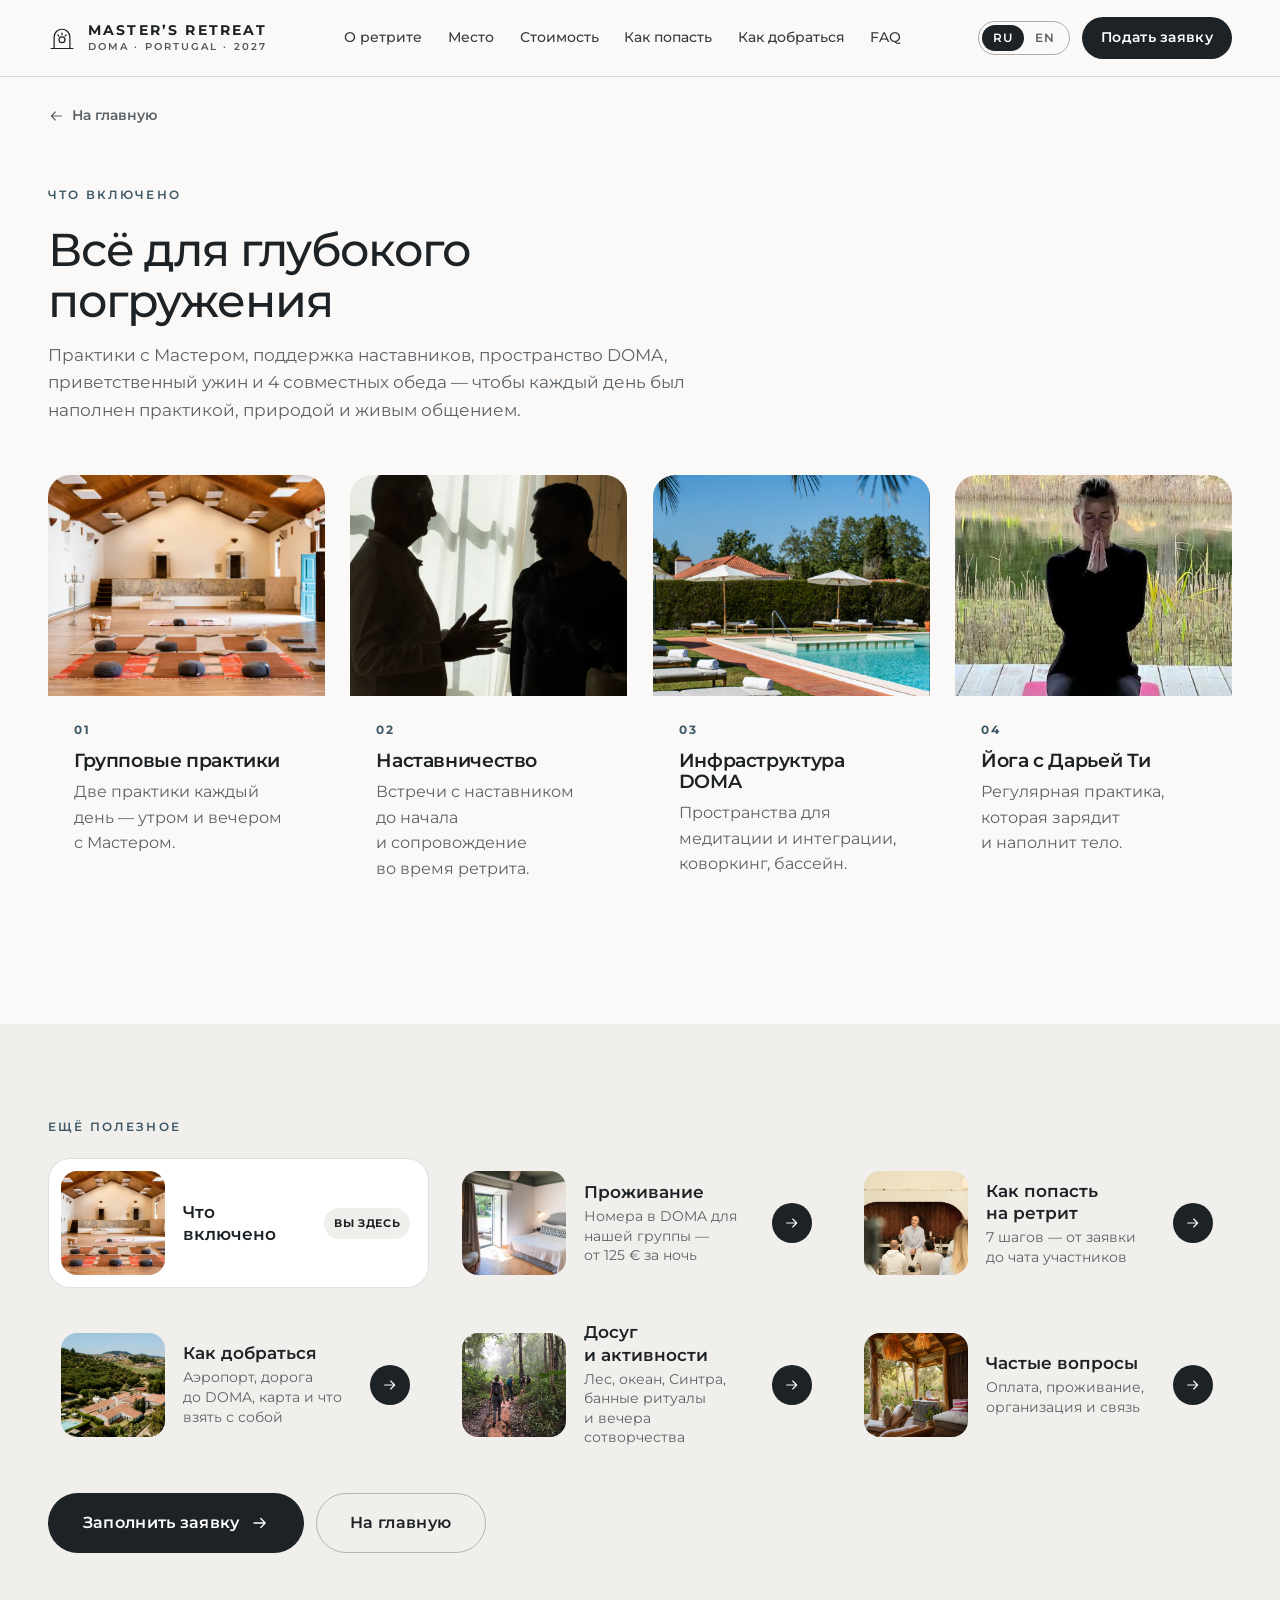
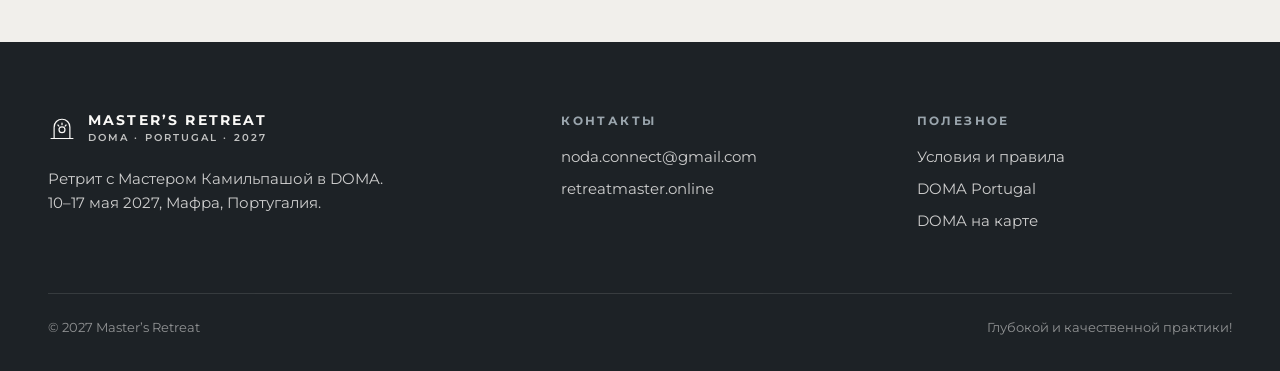
<file: included.html>
<!doctype html>
<html lang="ru" data-lang="ru">
<head>
  <meta charset="utf-8">
  <meta name="viewport" content="width=device-width, initial-scale=1, viewport-fit=cover">
  <title>Что включено · Ретрит с Мастером в DOMA · 10–17 мая 2027</title>
  <meta name="description" content="Восемь дней утренних и вечерних медитаций с Мастером Камильпашой в DOMA — сосновый лес в 30 минутах от Лиссабона и в 20 минутах от океана. 10–17 мая 2027.">
  <meta name="theme-color" content="#1d2226">

  <meta property="og:type" content="website">
  <meta property="og:title" content="Ретрит с Мастером Камильпашой в DOMA · 10–17 мая 2027">
  <meta property="og:description" content="Восемь дней медитаций с Мастером в DOMA — под Лиссабоном, среди соснового леса, в 20 минутах от океана.">
  <meta property="og:image" content="https://portugal.retreatmaster.online/assets/img/og-hall.jpg">
  <meta property="og:url" content="https://portugal.retreatmaster.online/included.html">
  <meta name="twitter:card" content="summary_large_image">

  <link rel="icon" href="data:image/svg+xml,%3Csvg xmlns='http://www.w3.org/2000/svg' viewBox='0 0 32 32'%3E%3Crect width='32' height='32' rx='8' fill='%231d2226'/%3E%3Cpath d='M9 26V15a7 7 0 0 1 14 0v11' fill='none' stroke='%23f7f2ea' stroke-width='2'/%3E%3Ccircle cx='16' cy='17' r='3' fill='%23f7f2ea'/%3E%3C/svg%3E">

  <link rel="preconnect" href="https://fonts.googleapis.com">
  <link rel="preconnect" href="https://fonts.gstatic.com" crossorigin>
  <link href="https://fonts.googleapis.com/css2?family=Montserrat:ital,wght@0,300;0,400;0,500;0,600;0,700;1,300;1,400&display=swap" rel="stylesheet">

  <link rel="stylesheet" href="assets/css/styles.css">
  <link rel="stylesheet" href="assets/css/theme-portugal.css">

  <!-- Pick the language before first paint: ?lang=en → saved choice → Russian -->
  <script>
    (function () {
      var d = document.documentElement, l = null;
      d.classList.add('js');
      try { l = new URLSearchParams(location.search).get('lang') || localStorage.getItem('lang'); } catch (e) {}
      if (l === 'en' || l === 'ru') { d.setAttribute('data-lang', l); d.setAttribute('lang', l); }
    })();
  </script>
</head>

<body class="subpage" data-title-ru="Что включено · Ретрит с Мастером в DOMA · 10–17 мая 2027" data-title-en="What’s included · Retreat with the Master at DOMA · 10–17 May 2027">
  <svg class="icon-sprite" xmlns="http://www.w3.org/2000/svg" aria-hidden="true">
    <symbol id="i-logo" viewBox="0 0 32 32" fill="none" stroke="currentColor" stroke-width="1.4" stroke-linecap="round">
      <path d="M7 28V15a9 9 0 0 1 18 0v13"/><path d="M3.5 28h25"/><circle cx="16" cy="18" r="3.4"/><path d="M16 10.4v1.8M11.3 12.6l1.2 1.2M20.7 12.6l-1.2 1.2"/>
    </symbol>
    <symbol id="i-arrow" viewBox="0 0 24 24" fill="none" stroke="currentColor" stroke-width="1.7" stroke-linecap="round" stroke-linejoin="round">
      <path d="M4 12h15M13 6l6 6-6 6"/>
    </symbol>
    <symbol id="i-spark" viewBox="0 0 24 24" fill="currentColor">
      <path d="M12 2.5c.7 5 4.5 8.8 9.5 9.5-5 .7-8.8 4.5-9.5 9.5-.7-5-4.5-8.8-9.5-9.5 5-.7 8.8-4.5 9.5-9.5z"/>
    </symbol>
    <symbol id="i-check" viewBox="0 0 24 24" fill="none" stroke="currentColor" stroke-width="1.8" stroke-linecap="round" stroke-linejoin="round">
      <path d="M5 12.5l4.5 4.5L19 7.5"/>
    </symbol>
    <symbol id="i-sun" viewBox="0 0 24 24" fill="none" stroke="currentColor" stroke-width="1.6" stroke-linecap="round">
      <circle cx="12" cy="12" r="4"/><path d="M12 2.5v2M12 19.5v2M4.6 4.6 6 6M18 18l1.4 1.4M2.5 12h2M19.5 12h2M4.6 19.4 6 18M18 6l1.4-1.4"/>
    </symbol>
    <symbol id="i-moon" viewBox="0 0 24 24" fill="none" stroke="currentColor" stroke-width="1.6" stroke-linejoin="round">
      <path d="M20 14.5A8.5 8.5 0 1 1 9.5 4a6.6 6.6 0 0 0 10.5 10.5z"/>
    </symbol>
    <symbol id="i-plane" viewBox="0 0 24 24" fill="none" stroke="currentColor" stroke-width="1.6" stroke-linecap="round" stroke-linejoin="round">
      <path d="M17.8 19.2 16 11l3.5-3.5C21 6 21.5 4 21 3c-1-.5-3 0-4.5 1.5L13 8 4.8 6.2c-.5-.1-.9.1-1.1.5l-.3.5c-.2.5-.1 1 .3 1.3L9 12l-2 3H4l-1 1 3 2 2 3 1-1v-3l3-2 3.5 5.3c.3.4.8.5 1.3.3l.5-.2c.4-.3.6-.7.5-1.2z"/>
    </symbol>
    <symbol id="i-car" viewBox="0 0 24 24" fill="none" stroke="currentColor" stroke-width="1.6" stroke-linecap="round" stroke-linejoin="round">
      <path d="M19 17h2c.6 0 1-.4 1-1v-3c0-.9-.7-1.7-1.5-1.9C18.7 10.6 16 10 16 10s-1.3-1.4-2.2-2.3c-.5-.4-1.1-.7-1.8-.7H5c-.6 0-1.1.4-1.4.9l-1.4 2.9A3.7 3.7 0 0 0 2 12v4c0 .6.4 1 1 1h2"/><circle cx="7" cy="17" r="2"/><path d="M9 17h6"/><circle cx="17" cy="17" r="2"/>
    </symbol>
    <symbol id="i-pin" viewBox="0 0 24 24" fill="none" stroke="currentColor" stroke-width="1.6" stroke-linejoin="round">
      <path d="M12 21s-7-6.2-7-11.5a7 7 0 0 1 14 0C19 14.8 12 21 12 21z"/><circle cx="12" cy="9.5" r="2.5"/>
    </symbol>
    <symbol id="i-weather" viewBox="0 0 24 24" fill="none" stroke="currentColor" stroke-width="1.6" stroke-linecap="round" stroke-linejoin="round">
      <path d="M12 2v2M4.9 4.9l1.4 1.4M20 12h2M19.1 4.9l-1.4 1.4"/><path d="M15.9 13A4 4 0 0 0 8.1 11"/><path d="M13 22H7a5 5 0 1 1 4.9-6H13a3 3 0 0 1 0 6z"/>
    </symbol>
    <symbol id="i-bag" viewBox="0 0 24 24" fill="none" stroke="currentColor" stroke-width="1.6" stroke-linejoin="round">
      <rect x="3.5" y="7" width="17" height="13" rx="2.5"/><path d="M8.5 7V5.5A2.5 2.5 0 0 1 11 3h2a2.5 2.5 0 0 1 2.5 2.5V7"/>
    </symbol>
  </svg>

  <a class="skip-link" href="#main"><span lang="ru">К содержанию</span><span lang="en">Skip to content</span></a>

  <!-- ===================== HEADER ===================== -->
  <header class="header header--solid" id="top">
    <div class="container header__inner">
      <a class="brand" href="index.html" aria-label="Master's Retreat · DOMA">
        <svg aria-hidden="true"><use href="#i-logo"/></svg>
        <span>
          <span class="brand__name">Master’s Retreat</span>
          <span class="brand__sub">DOMA · Portugal · 2027</span>
        </span>
      </a>

      <nav class="nav" aria-label="Main">
        <a href="index.html#about"><span lang="ru">О ретрите</span><span lang="en">About</span></a>
        <a href="index.html#place"><span lang="ru">Место</span><span lang="en">Venue</span></a>
        <a href="index.html#pricing"><span lang="ru">Стоимость</span><span lang="en">Pricing</span></a>
        <a href="join.html"><span lang="ru">Как попасть</span><span lang="en">How to join</span></a>
        <a href="travel.html"><span lang="ru">Как добраться</span><span lang="en">Getting there</span></a>
        <a href="faq.html">FAQ</a>
      </nav>

      <div class="header__actions">
        <div class="lang" role="group" aria-label="Language">
          <button type="button" data-set-lang="ru" aria-pressed="true">RU</button>
          <button type="button" data-set-lang="en" aria-pressed="false">EN</button>
        </div>
        <a class="btn btn--apply" href="apply.html">
          <span lang="ru">Подать заявку</span><span lang="en">Apply</span>
        </a>
        <button class="burger" type="button" aria-label="Menu" aria-controls="menu" aria-expanded="false"><span></span></button>
      </div>
    </div>
  </header>

  <!-- Mobile menu -->
  <div class="menu" id="menu" aria-hidden="true">
    <div class="menu__top">
      <span class="brand">
        <svg aria-hidden="true"><use href="#i-logo"/></svg>
        <span><span class="brand__name">Master’s Retreat</span><span class="brand__sub">DOMA · Portugal · 2027</span></span>
      </span>
      <button class="menu__close" type="button" aria-label="Close">×</button>
    </div>
    <nav aria-label="Mobile">
      <a href="index.html#about"><span lang="ru">О ретрите</span><span lang="en">About</span></a>
      <a href="included.html"><span lang="ru">Что включено</span><span lang="en">What’s included</span></a>
      <a href="index.html#schedule"><span lang="ru">Расписание</span><span lang="en">Schedule</span></a>
      <a href="index.html#place"><span lang="ru">Место</span><span lang="en">Venue</span></a>
      <a href="stay.html"><span lang="ru">Проживание</span><span lang="en">Accommodation</span></a>
      <a href="index.html#pricing"><span lang="ru">Стоимость</span><span lang="en">Pricing</span></a>
      <a href="join.html"><span lang="ru">Как попасть на&nbsp;ретрит</span><span lang="en">How to join</span></a>
      <a href="travel.html"><span lang="ru">Как добраться</span><span lang="en">Getting there</span></a>
      <a href="activities.html"><span lang="ru">Досуг и&nbsp;активности</span><span lang="en">Leisure &amp; activities</span></a>
      <a href="faq.html"><span lang="ru">Частые вопросы</span><span lang="en">FAQ</span></a>
    </nav>
    <div class="lang" role="group" aria-label="Language">
      <button type="button" data-set-lang="ru" aria-pressed="true">RU</button>
      <button type="button" data-set-lang="en" aria-pressed="false">EN</button>
    </div>
    <a class="btn btn--lg btn--light" href="apply.html">
      <span lang="ru">Заполнить заявку</span><span lang="en">Fill in the application</span>
      <svg aria-hidden="true"><use href="#i-arrow"/></svg>
    </a>
  </div>

  <main id="main">
    <div class="container subpage__back"><a class="link-back" href="index.html"><svg aria-hidden="true"><use href="#i-arrow"/></svg><span lang="ru">На главную</span><span lang="en">Back to the main page</span></a></div>
    <!-- ===================== INCLUDED ===================== -->
    <section class="section included" id="included">
      <div class="container">
        <div class="section-head">
          <div>
            <p class="kicker reveal"><span lang="ru">Что включено</span><span lang="en">What’s included</span></p>
            <h1 class="h2 reveal" data-delay="1">
              <span lang="ru">Всё для <em>глубокого</em> погружения</span>
              <span lang="en">Everything for a <em>deep</em> immersion</span>
            </h1>
          </div>
          <p class="lead reveal" data-delay="2">
            <span lang="ru">Практики с Мастером, поддержка наставников, пространство DOMA, приветственный ужин и&nbsp;4&nbsp;совместных обеда — чтобы каждый день был наполнен практикой, природой и&nbsp;живым общением.</span>
            <span lang="en">Sessions with the Master, mentors’ support, the spaces of DOMA, a welcome dinner and 4&nbsp;shared lunches — so every day is filled with practice, nature and genuine connection.</span>
          </p>
        </div>

        <div class="cards">
          <article class="card reveal">
            <div class="card__img"><img src="assets/img/hall.webp" srcset="assets/img/hall-800.webp 800w, assets/img/hall-1200.webp 1200w, assets/img/hall.webp 1800w" sizes="(max-width: 600px) 92vw, (max-width: 960px) 46vw, 400px" width="1800" height="1202" loading="lazy" alt="Зал для групповых практик" data-alt-en="Group practice hall"></div>
            <div class="card__body">
              <span class="card__num">01</span>
              <h3><span lang="ru">Групповые практики</span><span lang="en">Group practice</span></h3>
              <p><span lang="ru">Две практики каждый день — утром и&nbsp;вечером с&nbsp;Мастером.</span><span lang="en">Two sessions every day — morning and evening with the Master.</span></p>
            </div>
          </article>
          <article class="card reveal" data-delay="1">
            <div class="card__img"><img src="assets/img/mentorship.webp" srcset="assets/img/mentorship-800.webp 800w, assets/img/mentorship.webp 1200w" sizes="(max-width: 600px) 92vw, (max-width: 960px) 46vw, 400px" width="1200" height="2134" loading="lazy" alt="Беседа с наставником" data-alt-en="Conversation with a mentor" style="object-position:50% 40%"></div>
            <div class="card__body">
              <span class="card__num">02</span>
              <h3><span lang="ru">Наставничество</span><span lang="en">Mentorship</span></h3>
              <p><span lang="ru">Встречи с&nbsp;наставником до&nbsp;начала и&nbsp;сопровождение во&nbsp;время ретрита.</span><span lang="en">Meetings with a mentor before the retreat and support throughout it.</span></p>
            </div>
          </article>
          <article class="card reveal">
            <div class="card__img"><img src="assets/img/pool.webp" srcset="assets/img/pool-800.webp 800w, assets/img/pool.webp 1200w" sizes="(max-width: 600px) 92vw, (max-width: 960px) 46vw, 400px" width="1200" height="1796" loading="lazy" alt="Бассейн DOMA" data-alt-en="DOMA pool"></div>
            <div class="card__body">
              <span class="card__num">03</span>
              <h3><span lang="ru">Инфраструктура DOMA</span><span lang="en">The spaces of DOMA</span></h3>
              <p><span lang="ru">Пространства для медитации и&nbsp;интеграции, коворкинг, бассейн.</span><span lang="en">Spaces for meditation and integration, coworking, a pool.</span></p>
            </div>
          </article>
          <article class="card reveal" data-delay="1">
            <div class="card__img"><img src="assets/img/yoga.webp" width="788" height="1118" loading="lazy" alt="Йога на природе" data-alt-en="Yoga outdoors" style="object-position:50% 45%"></div>
            <div class="card__body">
              <span class="card__num">04</span>
              <h3><span lang="ru">Йога с&nbsp;Дарьей&nbsp;Ти</span><span lang="en">Yoga with Daria Ti</span></h3>
              <p><span lang="ru">Регулярная практика, которая зарядит и&nbsp;наполнит тело.</span><span lang="en">A regular practice that energises and nourishes the body.</span></p>
            </div>
          </article>
        </div>
      </div>
    </section>

    <!-- ===================== MORE ===================== -->
    <section class="section more">
      <div class="container">
        <p class="kicker"><span lang="ru">Ещё полезное</span><span lang="en">More useful info</span></p>
        <div class="guide-cards">
          <span class="guide-card guide-card--current" aria-current="page">
            <span class="guide-card__img"><img src="assets/img/hall-800.webp" width="800" height="535" loading="lazy" alt="" style="object-position:50% 50%"></span>
            <span class="guide-card__body">
              <b><span lang="ru">Что включено</span><span lang="en">What’s included</span></b>
              <span class="guide-card__text"><span lang="ru">Практики с&nbsp;Мастером, наставник, йога и&nbsp;пространство DOMA</span><span lang="en">Sessions with the Master, a mentor, yoga and the spaces of DOMA</span></span>
            </span>
            <span class="guide-card__here"><span lang="ru">Вы здесь</span><span lang="en">You are here</span></span>
          </span>
          <a class="guide-card reveal" href="stay.html">
            <span class="guide-card__img"><img src="assets/img/room-historic-800.webp" width="800" height="535" loading="lazy" alt="" style="object-position:50% 50%"></span>
            <span class="guide-card__body">
              <b><span lang="ru">Проживание</span><span lang="en">Accommodation</span></b>
              <span class="guide-card__text"><span lang="ru">Номера в&nbsp;DOMA для нашей группы — от&nbsp;125&nbsp;€ за&nbsp;ночь</span><span lang="en">Rooms at DOMA for our group — from €125 a night</span></span>
            </span>
            <span class="guide-card__arrow" aria-hidden="true"><svg><use href="#i-arrow"/></svg></span>
          </a>
          <a class="guide-card reveal" href="join.html">
            <span class="guide-card__img"><img src="assets/img/retreat/02.webp" width="700" height="1050" loading="lazy" alt="" style="object-position:50% 40%"></span>
            <span class="guide-card__body">
              <b><span lang="ru">Как попасть на&nbsp;ретрит</span><span lang="en">How to join</span></b>
              <span class="guide-card__text"><span lang="ru">7 шагов — от&nbsp;заявки до&nbsp;чата участников</span><span lang="en">7 steps — from the application to the participants’ chat</span></span>
            </span>
            <span class="guide-card__arrow" aria-hidden="true"><svg><use href="#i-arrow"/></svg></span>
          </a>
          <a class="guide-card reveal" href="travel.html">
            <span class="guide-card__img"><img src="assets/img/aerial-800.webp" width="800" height="534" loading="lazy" alt="" style="object-position:50% 50%"></span>
            <span class="guide-card__body">
              <b><span lang="ru">Как добраться</span><span lang="en">Getting there</span></b>
              <span class="guide-card__text"><span lang="ru">Аэропорт, дорога до&nbsp;DOMA, карта и&nbsp;что взять с&nbsp;собой</span><span lang="en">Airport, the road to DOMA, map and what to bring</span></span>
            </span>
            <span class="guide-card__arrow" aria-hidden="true"><svg><use href="#i-arrow"/></svg></span>
          </a>
          <a class="guide-card reveal" href="activities.html">
            <span class="guide-card__img"><img src="assets/img/hiking.webp" width="1000" height="750" loading="lazy" alt="" style="object-position:50% 50%"></span>
            <span class="guide-card__body">
              <b><span lang="ru">Досуг и&nbsp;активности</span><span lang="en">Leisure & activities</span></b>
              <span class="guide-card__text"><span lang="ru">Лес, океан, Синтра, банные ритуалы и&nbsp;вечера сотворчества</span><span lang="en">Forest, ocean, Sintra, bath rituals and evenings of co-creation</span></span>
            </span>
            <span class="guide-card__arrow" aria-hidden="true"><svg><use href="#i-arrow"/></svg></span>
          </a>
          <a class="guide-card reveal" href="faq.html">
            <span class="guide-card__img"><img src="assets/img/pergola-800.webp" width="800" height="1200" loading="lazy" alt="" style="object-position:50% 45%"></span>
            <span class="guide-card__body">
              <b><span lang="ru">Частые вопросы</span><span lang="en">FAQ</span></b>
              <span class="guide-card__text"><span lang="ru">Оплата, проживание, организация и&nbsp;связь</span><span lang="en">Payment, accommodation, organisation and contact</span></span>
            </span>
            <span class="guide-card__arrow" aria-hidden="true"><svg><use href="#i-arrow"/></svg></span>
          </a>
        </div>
        <div class="more__cta">
          <a class="btn btn--lg" href="apply.html"><span lang="ru">Заполнить заявку</span><span lang="en">Fill in the application</span><svg aria-hidden="true"><use href="#i-arrow"/></svg></a>
          <a class="btn btn--lg btn--outline" href="index.html"><span lang="ru">На главную</span><span lang="en">Main page</span></a>
        </div>
      </div>
    </section>
  </main>

  <!-- ===================== FOOTER ===================== -->
  <footer class="footer">
    <div class="container">
      <div class="footer__grid">
        <div>
          <a class="brand" href="index.html">
            <svg aria-hidden="true"><use href="#i-logo"/></svg>
            <span><span class="brand__name">Master’s Retreat</span><span class="brand__sub">DOMA · Portugal · 2027</span></span>
          </a>
          <p class="footer__about">
            <span lang="ru">Ретрит с&nbsp;Мастером Камильпашой в&nbsp;DOMA. 10–17 мая 2027, Мафра, Португалия.</span>
            <span lang="en">Retreat with Master Kamilpasha at DOMA. 10–17 May 2027, Mafra, Portugal.</span>
          </p>
        </div>
        <div>
          <h4><span lang="ru">Контакты</span><span lang="en">Contact</span></h4>
          <ul>
            <li><a href="mailto:noda.connect@gmail.com">noda.connect@gmail.com</a></li>
            <li><a href="https://www.retreatmaster.online" target="_blank" rel="noopener">retreatmaster.online</a></li>
          </ul>
        </div>
        <div>
          <h4><span lang="ru">Полезное</span><span lang="en">Useful</span></h4>
          <ul>
            <li><a href="terms.html"><span lang="ru">Условия и&nbsp;правила</span><span lang="en">Terms and Rules</span></a></li>
            <li><a href="https://doma.pt/" target="_blank" rel="noopener">DOMA Portugal</a></li>
            <li><a href="https://maps.app.goo.gl/SdGt8GnbNmLdWvL58" target="_blank" rel="noopener"><span lang="ru">DOMA на&nbsp;карте</span><span lang="en">DOMA on the map</span></a></li>
          </ul>
        </div>
      </div>
      <div class="footer__bottom">
        <span>© 2027 Master’s Retreat</span>
        <span lang="ru">Глубокой и&nbsp;качественной практики!</span><span lang="en">Deep and true practice to you!</span>
      </div>
    </div>
  </footer>

  <script src="assets/js/main.js" defer></script>
</body>
</html>
</file>
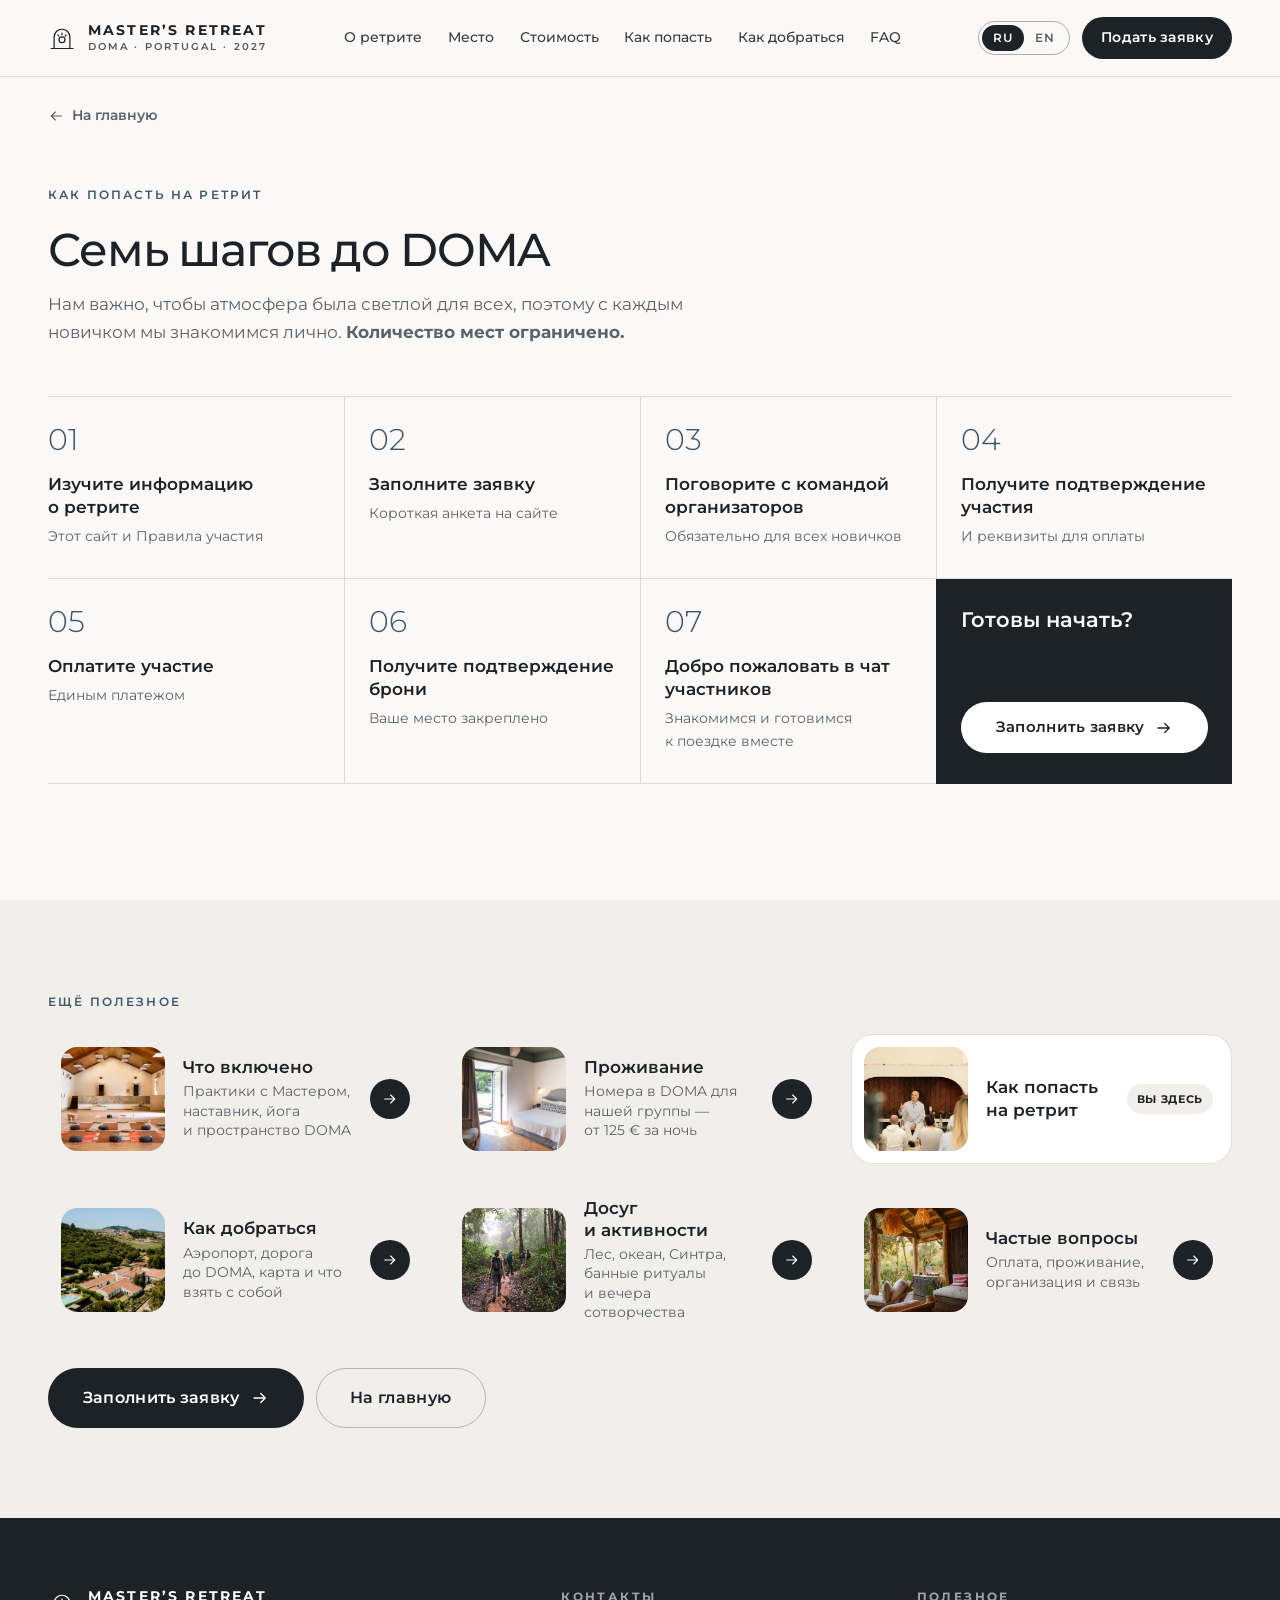
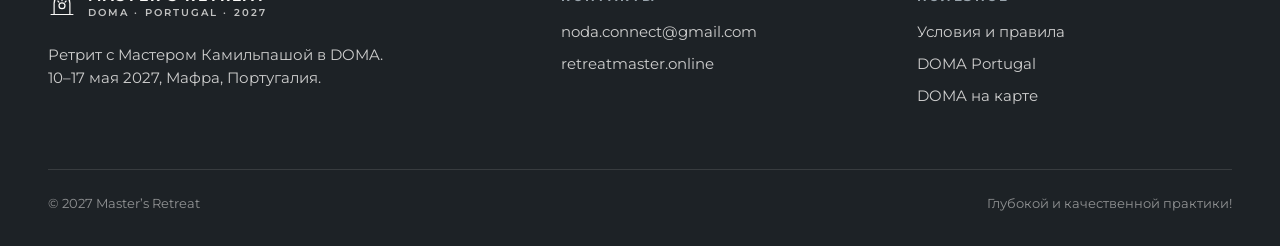
<file: join.html>
<!doctype html>
<html lang="ru" data-lang="ru">
<head>
  <meta charset="utf-8">
  <meta name="viewport" content="width=device-width, initial-scale=1, viewport-fit=cover">
  <title>Как попасть на ретрит · Ретрит с Мастером в DOMA · 10–17 мая 2027</title>
  <meta name="description" content="Восемь дней утренних и вечерних медитаций с Мастером Камильпашой в DOMA — сосновый лес в 30 минутах от Лиссабона и в 20 минутах от океана. 10–17 мая 2027.">
  <meta name="theme-color" content="#1d2226">

  <meta property="og:type" content="website">
  <meta property="og:title" content="Ретрит с Мастером Камильпашой в DOMA · 10–17 мая 2027">
  <meta property="og:description" content="Восемь дней медитаций с Мастером в DOMA — под Лиссабоном, среди соснового леса, в 20 минутах от океана.">
  <meta property="og:image" content="https://portugal.retreatmaster.online/assets/img/og-hall.jpg">
  <meta property="og:url" content="https://portugal.retreatmaster.online/join.html">
  <meta name="twitter:card" content="summary_large_image">

  <link rel="icon" href="data:image/svg+xml,%3Csvg xmlns='http://www.w3.org/2000/svg' viewBox='0 0 32 32'%3E%3Crect width='32' height='32' rx='8' fill='%231d2226'/%3E%3Cpath d='M9 26V15a7 7 0 0 1 14 0v11' fill='none' stroke='%23f7f2ea' stroke-width='2'/%3E%3Ccircle cx='16' cy='17' r='3' fill='%23f7f2ea'/%3E%3C/svg%3E">

  <link rel="preconnect" href="https://fonts.googleapis.com">
  <link rel="preconnect" href="https://fonts.gstatic.com" crossorigin>
  <link href="https://fonts.googleapis.com/css2?family=Montserrat:ital,wght@0,300;0,400;0,500;0,600;0,700;1,300;1,400&display=swap" rel="stylesheet">

  <link rel="stylesheet" href="assets/css/styles.css">
  <link rel="stylesheet" href="assets/css/theme-portugal.css">

  <!-- Pick the language before first paint: ?lang=en → saved choice → Russian -->
  <script>
    (function () {
      var d = document.documentElement, l = null;
      d.classList.add('js');
      try { l = new URLSearchParams(location.search).get('lang') || localStorage.getItem('lang'); } catch (e) {}
      if (l === 'en' || l === 'ru') { d.setAttribute('data-lang', l); d.setAttribute('lang', l); }
    })();
  </script>
</head>

<body class="subpage" data-title-ru="Как попасть на ретрит · Ретрит с Мастером в DOMA · 10–17 мая 2027" data-title-en="How to join · Retreat with the Master at DOMA · 10–17 May 2027">
  <svg class="icon-sprite" xmlns="http://www.w3.org/2000/svg" aria-hidden="true">
    <symbol id="i-logo" viewBox="0 0 32 32" fill="none" stroke="currentColor" stroke-width="1.4" stroke-linecap="round">
      <path d="M7 28V15a9 9 0 0 1 18 0v13"/><path d="M3.5 28h25"/><circle cx="16" cy="18" r="3.4"/><path d="M16 10.4v1.8M11.3 12.6l1.2 1.2M20.7 12.6l-1.2 1.2"/>
    </symbol>
    <symbol id="i-arrow" viewBox="0 0 24 24" fill="none" stroke="currentColor" stroke-width="1.7" stroke-linecap="round" stroke-linejoin="round">
      <path d="M4 12h15M13 6l6 6-6 6"/>
    </symbol>
    <symbol id="i-spark" viewBox="0 0 24 24" fill="currentColor">
      <path d="M12 2.5c.7 5 4.5 8.8 9.5 9.5-5 .7-8.8 4.5-9.5 9.5-.7-5-4.5-8.8-9.5-9.5 5-.7 8.8-4.5 9.5-9.5z"/>
    </symbol>
    <symbol id="i-check" viewBox="0 0 24 24" fill="none" stroke="currentColor" stroke-width="1.8" stroke-linecap="round" stroke-linejoin="round">
      <path d="M5 12.5l4.5 4.5L19 7.5"/>
    </symbol>
    <symbol id="i-sun" viewBox="0 0 24 24" fill="none" stroke="currentColor" stroke-width="1.6" stroke-linecap="round">
      <circle cx="12" cy="12" r="4"/><path d="M12 2.5v2M12 19.5v2M4.6 4.6 6 6M18 18l1.4 1.4M2.5 12h2M19.5 12h2M4.6 19.4 6 18M18 6l1.4-1.4"/>
    </symbol>
    <symbol id="i-moon" viewBox="0 0 24 24" fill="none" stroke="currentColor" stroke-width="1.6" stroke-linejoin="round">
      <path d="M20 14.5A8.5 8.5 0 1 1 9.5 4a6.6 6.6 0 0 0 10.5 10.5z"/>
    </symbol>
    <symbol id="i-plane" viewBox="0 0 24 24" fill="none" stroke="currentColor" stroke-width="1.6" stroke-linecap="round" stroke-linejoin="round">
      <path d="M17.8 19.2 16 11l3.5-3.5C21 6 21.5 4 21 3c-1-.5-3 0-4.5 1.5L13 8 4.8 6.2c-.5-.1-.9.1-1.1.5l-.3.5c-.2.5-.1 1 .3 1.3L9 12l-2 3H4l-1 1 3 2 2 3 1-1v-3l3-2 3.5 5.3c.3.4.8.5 1.3.3l.5-.2c.4-.3.6-.7.5-1.2z"/>
    </symbol>
    <symbol id="i-car" viewBox="0 0 24 24" fill="none" stroke="currentColor" stroke-width="1.6" stroke-linecap="round" stroke-linejoin="round">
      <path d="M19 17h2c.6 0 1-.4 1-1v-3c0-.9-.7-1.7-1.5-1.9C18.7 10.6 16 10 16 10s-1.3-1.4-2.2-2.3c-.5-.4-1.1-.7-1.8-.7H5c-.6 0-1.1.4-1.4.9l-1.4 2.9A3.7 3.7 0 0 0 2 12v4c0 .6.4 1 1 1h2"/><circle cx="7" cy="17" r="2"/><path d="M9 17h6"/><circle cx="17" cy="17" r="2"/>
    </symbol>
    <symbol id="i-pin" viewBox="0 0 24 24" fill="none" stroke="currentColor" stroke-width="1.6" stroke-linejoin="round">
      <path d="M12 21s-7-6.2-7-11.5a7 7 0 0 1 14 0C19 14.8 12 21 12 21z"/><circle cx="12" cy="9.5" r="2.5"/>
    </symbol>
    <symbol id="i-weather" viewBox="0 0 24 24" fill="none" stroke="currentColor" stroke-width="1.6" stroke-linecap="round" stroke-linejoin="round">
      <path d="M12 2v2M4.9 4.9l1.4 1.4M20 12h2M19.1 4.9l-1.4 1.4"/><path d="M15.9 13A4 4 0 0 0 8.1 11"/><path d="M13 22H7a5 5 0 1 1 4.9-6H13a3 3 0 0 1 0 6z"/>
    </symbol>
    <symbol id="i-bag" viewBox="0 0 24 24" fill="none" stroke="currentColor" stroke-width="1.6" stroke-linejoin="round">
      <rect x="3.5" y="7" width="17" height="13" rx="2.5"/><path d="M8.5 7V5.5A2.5 2.5 0 0 1 11 3h2a2.5 2.5 0 0 1 2.5 2.5V7"/>
    </symbol>
  </svg>

  <a class="skip-link" href="#main"><span lang="ru">К содержанию</span><span lang="en">Skip to content</span></a>

  <!-- ===================== HEADER ===================== -->
  <header class="header header--solid" id="top">
    <div class="container header__inner">
      <a class="brand" href="index.html" aria-label="Master's Retreat · DOMA">
        <svg aria-hidden="true"><use href="#i-logo"/></svg>
        <span>
          <span class="brand__name">Master’s Retreat</span>
          <span class="brand__sub">DOMA · Portugal · 2027</span>
        </span>
      </a>

      <nav class="nav" aria-label="Main">
        <a href="index.html#about"><span lang="ru">О ретрите</span><span lang="en">About</span></a>
        <a href="index.html#place"><span lang="ru">Место</span><span lang="en">Venue</span></a>
        <a href="index.html#pricing"><span lang="ru">Стоимость</span><span lang="en">Pricing</span></a>
        <a href="join.html"><span lang="ru">Как попасть</span><span lang="en">How to join</span></a>
        <a href="travel.html"><span lang="ru">Как добраться</span><span lang="en">Getting there</span></a>
        <a href="faq.html">FAQ</a>
      </nav>

      <div class="header__actions">
        <div class="lang" role="group" aria-label="Language">
          <button type="button" data-set-lang="ru" aria-pressed="true">RU</button>
          <button type="button" data-set-lang="en" aria-pressed="false">EN</button>
        </div>
        <a class="btn btn--apply" href="apply.html">
          <span lang="ru">Подать заявку</span><span lang="en">Apply</span>
        </a>
        <button class="burger" type="button" aria-label="Menu" aria-controls="menu" aria-expanded="false"><span></span></button>
      </div>
    </div>
  </header>

  <!-- Mobile menu -->
  <div class="menu" id="menu" aria-hidden="true">
    <div class="menu__top">
      <span class="brand">
        <svg aria-hidden="true"><use href="#i-logo"/></svg>
        <span><span class="brand__name">Master’s Retreat</span><span class="brand__sub">DOMA · Portugal · 2027</span></span>
      </span>
      <button class="menu__close" type="button" aria-label="Close">×</button>
    </div>
    <nav aria-label="Mobile">
      <a href="index.html#about"><span lang="ru">О ретрите</span><span lang="en">About</span></a>
      <a href="included.html"><span lang="ru">Что включено</span><span lang="en">What’s included</span></a>
      <a href="index.html#schedule"><span lang="ru">Расписание</span><span lang="en">Schedule</span></a>
      <a href="index.html#place"><span lang="ru">Место</span><span lang="en">Venue</span></a>
      <a href="stay.html"><span lang="ru">Проживание</span><span lang="en">Accommodation</span></a>
      <a href="index.html#pricing"><span lang="ru">Стоимость</span><span lang="en">Pricing</span></a>
      <a href="join.html"><span lang="ru">Как попасть на&nbsp;ретрит</span><span lang="en">How to join</span></a>
      <a href="travel.html"><span lang="ru">Как добраться</span><span lang="en">Getting there</span></a>
      <a href="activities.html"><span lang="ru">Досуг и&nbsp;активности</span><span lang="en">Leisure &amp; activities</span></a>
      <a href="faq.html"><span lang="ru">Частые вопросы</span><span lang="en">FAQ</span></a>
    </nav>
    <div class="lang" role="group" aria-label="Language">
      <button type="button" data-set-lang="ru" aria-pressed="true">RU</button>
      <button type="button" data-set-lang="en" aria-pressed="false">EN</button>
    </div>
    <a class="btn btn--lg btn--light" href="apply.html">
      <span lang="ru">Заполнить заявку</span><span lang="en">Fill in the application</span>
      <svg aria-hidden="true"><use href="#i-arrow"/></svg>
    </a>
  </div>

  <main id="main">
    <div class="container subpage__back"><a class="link-back" href="index.html"><svg aria-hidden="true"><use href="#i-arrow"/></svg><span lang="ru">На главную</span><span lang="en">Back to the main page</span></a></div>
    <!-- ===================== HOW TO JOIN ===================== -->
    <section class="section join" id="apply">
      <div class="container">
        <div class="section-head">
          <div>
            <p class="kicker reveal"><span lang="ru">Как попасть на&nbsp;ретрит</span><span lang="en">How to join</span></p>
            <h1 class="h2 reveal" data-delay="1">
              <span lang="ru">Семь шагов <em>до&nbsp;DOMA</em></span>
              <span lang="en">Seven steps <em>to DOMA</em></span>
            </h1>
          </div>
          <div class="reveal" data-delay="2">
            <p class="lead">
              <span lang="ru">Нам важно, чтобы атмосфера была светлой для всех, поэтому с&nbsp;каждым новичком мы знакомимся лично. <strong>Количество мест ограничено.</strong></span>
              <span lang="en">We want the atmosphere to feel light and warm for everyone, so we personally talk to every newcomer. <strong>Places are limited.</strong></span>
            </p>
          </div>
        </div>

        <ol class="steps">
          <li class="step reveal"><b><span lang="ru">Изучите информацию о&nbsp;ретрите</span><span lang="en">Read about the retreat</span></b><span><span lang="ru">Этот сайт и&nbsp;Правила участия</span><span lang="en">This page and the Rules</span></span></li>
          <li class="step reveal" data-delay="1"><b><span lang="ru">Заполните заявку</span><span lang="en">Fill in the application</span></b><span><span lang="ru">Короткая анкета на&nbsp;сайте</span><span lang="en">A short form on this site</span></span></li>
          <li class="step reveal" data-delay="2"><b><span lang="ru">Поговорите с&nbsp;командой организаторов</span><span lang="en">Talk to the organising team</span></b><span><span lang="ru">Обязательно для всех новичков</span><span lang="en">Required for all newcomers</span></span></li>
          <li class="step reveal" data-delay="3"><b><span lang="ru">Получите подтверждение участия</span><span lang="en">Get your place confirmed</span></b><span><span lang="ru">И&nbsp;реквизиты для оплаты</span><span lang="en">Along with payment details</span></span></li>
          <li class="step reveal"><b><span lang="ru">Оплатите участие</span><span lang="en">Make the payment</span></b><span><span lang="ru">Единым платежом</span><span lang="en">As a single payment</span></span></li>
          <li class="step reveal" data-delay="1"><b><span lang="ru">Получите подтверждение брони</span><span lang="en">Receive your booking confirmation</span></b><span><span lang="ru">Ваше место закреплено</span><span lang="en">Your place is secured</span></span></li>
          <li class="step reveal" data-delay="2"><b><span lang="ru">Добро пожаловать в&nbsp;чат участников</span><span lang="en">Welcome to the participants’ chat</span></b><span><span lang="ru">Знакомимся и&nbsp;готовимся к&nbsp;поездке вместе</span><span lang="en">Get to know each other and prepare for the trip</span></span></li>
          <li class="step step--cta reveal" data-delay="3">
            <p><span lang="ru">Готовы начать?</span><span lang="en">Ready to begin?</span></p>
            <a class="btn btn--light" href="apply.html">
              <span lang="ru">Заполнить заявку</span><span lang="en">Apply now</span>
              <svg aria-hidden="true"><use href="#i-arrow"/></svg>
            </a>
          </li>
        </ol>
      </div>
    </section>


    <!-- ===================== MORE ===================== -->
    <section class="section more">
      <div class="container">
        <p class="kicker"><span lang="ru">Ещё полезное</span><span lang="en">More useful info</span></p>
        <div class="guide-cards">
          <a class="guide-card reveal" href="included.html">
            <span class="guide-card__img"><img src="assets/img/hall-800.webp" width="800" height="535" loading="lazy" alt="" style="object-position:50% 50%"></span>
            <span class="guide-card__body">
              <b><span lang="ru">Что включено</span><span lang="en">What’s included</span></b>
              <span class="guide-card__text"><span lang="ru">Практики с&nbsp;Мастером, наставник, йога и&nbsp;пространство DOMA</span><span lang="en">Sessions with the Master, a mentor, yoga and the spaces of DOMA</span></span>
            </span>
            <span class="guide-card__arrow" aria-hidden="true"><svg><use href="#i-arrow"/></svg></span>
          </a>
          <a class="guide-card reveal" href="stay.html">
            <span class="guide-card__img"><img src="assets/img/room-historic-800.webp" width="800" height="535" loading="lazy" alt="" style="object-position:50% 50%"></span>
            <span class="guide-card__body">
              <b><span lang="ru">Проживание</span><span lang="en">Accommodation</span></b>
              <span class="guide-card__text"><span lang="ru">Номера в&nbsp;DOMA для нашей группы — от&nbsp;125&nbsp;€ за&nbsp;ночь</span><span lang="en">Rooms at DOMA for our group — from €125 a night</span></span>
            </span>
            <span class="guide-card__arrow" aria-hidden="true"><svg><use href="#i-arrow"/></svg></span>
          </a>
          <span class="guide-card guide-card--current" aria-current="page">
            <span class="guide-card__img"><img src="assets/img/retreat/02.webp" width="700" height="1050" loading="lazy" alt="" style="object-position:50% 40%"></span>
            <span class="guide-card__body">
              <b><span lang="ru">Как попасть на&nbsp;ретрит</span><span lang="en">How to join</span></b>
              <span class="guide-card__text"><span lang="ru">7 шагов — от&nbsp;заявки до&nbsp;чата участников</span><span lang="en">7 steps — from the application to the participants’ chat</span></span>
            </span>
            <span class="guide-card__here"><span lang="ru">Вы здесь</span><span lang="en">You are here</span></span>
          </span>
          <a class="guide-card reveal" href="travel.html">
            <span class="guide-card__img"><img src="assets/img/aerial-800.webp" width="800" height="534" loading="lazy" alt="" style="object-position:50% 50%"></span>
            <span class="guide-card__body">
              <b><span lang="ru">Как добраться</span><span lang="en">Getting there</span></b>
              <span class="guide-card__text"><span lang="ru">Аэропорт, дорога до&nbsp;DOMA, карта и&nbsp;что взять с&nbsp;собой</span><span lang="en">Airport, the road to DOMA, map and what to bring</span></span>
            </span>
            <span class="guide-card__arrow" aria-hidden="true"><svg><use href="#i-arrow"/></svg></span>
          </a>
          <a class="guide-card reveal" href="activities.html">
            <span class="guide-card__img"><img src="assets/img/hiking.webp" width="1000" height="750" loading="lazy" alt="" style="object-position:50% 50%"></span>
            <span class="guide-card__body">
              <b><span lang="ru">Досуг и&nbsp;активности</span><span lang="en">Leisure & activities</span></b>
              <span class="guide-card__text"><span lang="ru">Лес, океан, Синтра, банные ритуалы и&nbsp;вечера сотворчества</span><span lang="en">Forest, ocean, Sintra, bath rituals and evenings of co-creation</span></span>
            </span>
            <span class="guide-card__arrow" aria-hidden="true"><svg><use href="#i-arrow"/></svg></span>
          </a>
          <a class="guide-card reveal" href="faq.html">
            <span class="guide-card__img"><img src="assets/img/pergola-800.webp" width="800" height="1200" loading="lazy" alt="" style="object-position:50% 45%"></span>
            <span class="guide-card__body">
              <b><span lang="ru">Частые вопросы</span><span lang="en">FAQ</span></b>
              <span class="guide-card__text"><span lang="ru">Оплата, проживание, организация и&nbsp;связь</span><span lang="en">Payment, accommodation, organisation and contact</span></span>
            </span>
            <span class="guide-card__arrow" aria-hidden="true"><svg><use href="#i-arrow"/></svg></span>
          </a>
        </div>
        <div class="more__cta">
          <a class="btn btn--lg" href="apply.html"><span lang="ru">Заполнить заявку</span><span lang="en">Fill in the application</span><svg aria-hidden="true"><use href="#i-arrow"/></svg></a>
          <a class="btn btn--lg btn--outline" href="index.html"><span lang="ru">На главную</span><span lang="en">Main page</span></a>
        </div>
      </div>
    </section>
  </main>

  <!-- ===================== FOOTER ===================== -->
  <footer class="footer">
    <div class="container">
      <div class="footer__grid">
        <div>
          <a class="brand" href="index.html">
            <svg aria-hidden="true"><use href="#i-logo"/></svg>
            <span><span class="brand__name">Master’s Retreat</span><span class="brand__sub">DOMA · Portugal · 2027</span></span>
          </a>
          <p class="footer__about">
            <span lang="ru">Ретрит с&nbsp;Мастером Камильпашой в&nbsp;DOMA. 10–17 мая 2027, Мафра, Португалия.</span>
            <span lang="en">Retreat with Master Kamilpasha at DOMA. 10–17 May 2027, Mafra, Portugal.</span>
          </p>
        </div>
        <div>
          <h4><span lang="ru">Контакты</span><span lang="en">Contact</span></h4>
          <ul>
            <li><a href="mailto:noda.connect@gmail.com">noda.connect@gmail.com</a></li>
            <li><a href="https://www.retreatmaster.online" target="_blank" rel="noopener">retreatmaster.online</a></li>
          </ul>
        </div>
        <div>
          <h4><span lang="ru">Полезное</span><span lang="en">Useful</span></h4>
          <ul>
            <li><a href="terms.html"><span lang="ru">Условия и&nbsp;правила</span><span lang="en">Terms and Rules</span></a></li>
            <li><a href="https://doma.pt/" target="_blank" rel="noopener">DOMA Portugal</a></li>
            <li><a href="https://maps.app.goo.gl/SdGt8GnbNmLdWvL58" target="_blank" rel="noopener"><span lang="ru">DOMA на&nbsp;карте</span><span lang="en">DOMA on the map</span></a></li>
          </ul>
        </div>
      </div>
      <div class="footer__bottom">
        <span>© 2027 Master’s Retreat</span>
        <span lang="ru">Глубокой и&nbsp;качественной практики!</span><span lang="en">Deep and true practice to you!</span>
      </div>
    </div>
  </footer>

  <script src="assets/js/main.js" defer></script>
</body>
</html>
</file>
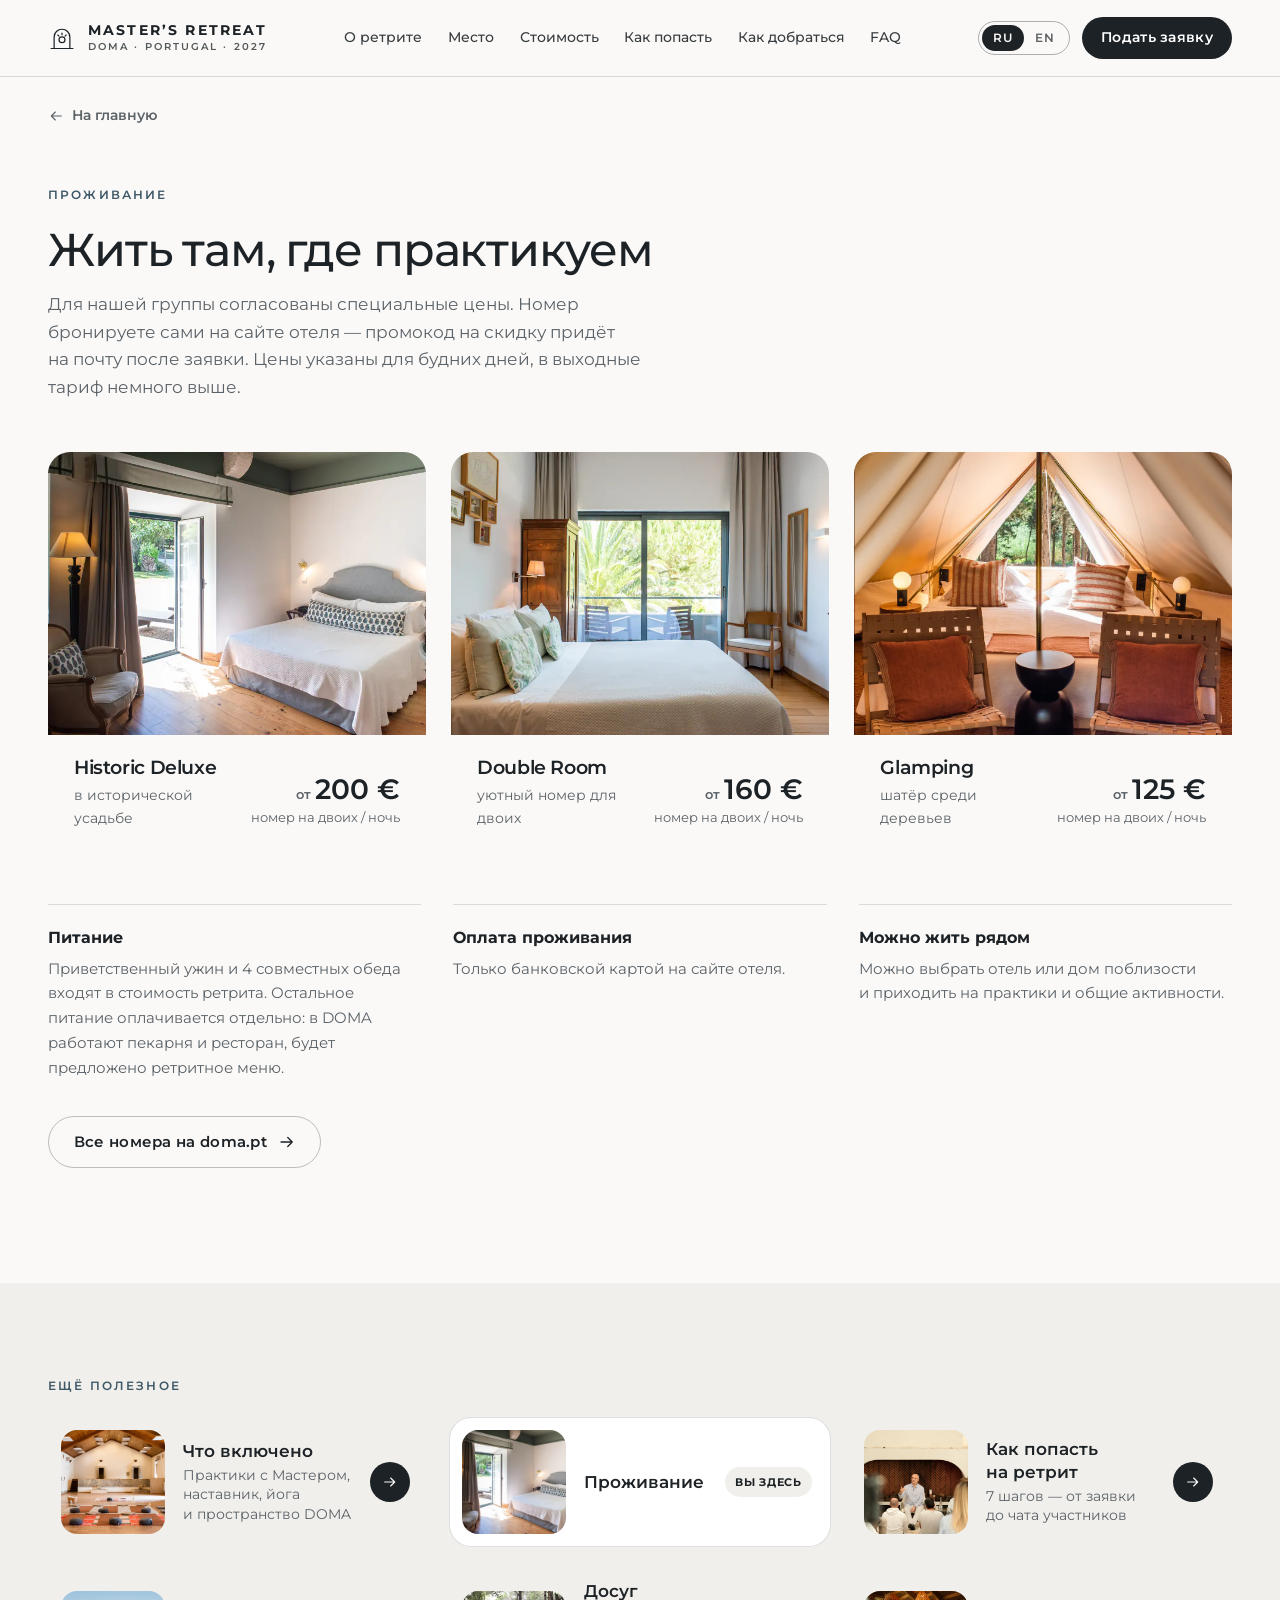
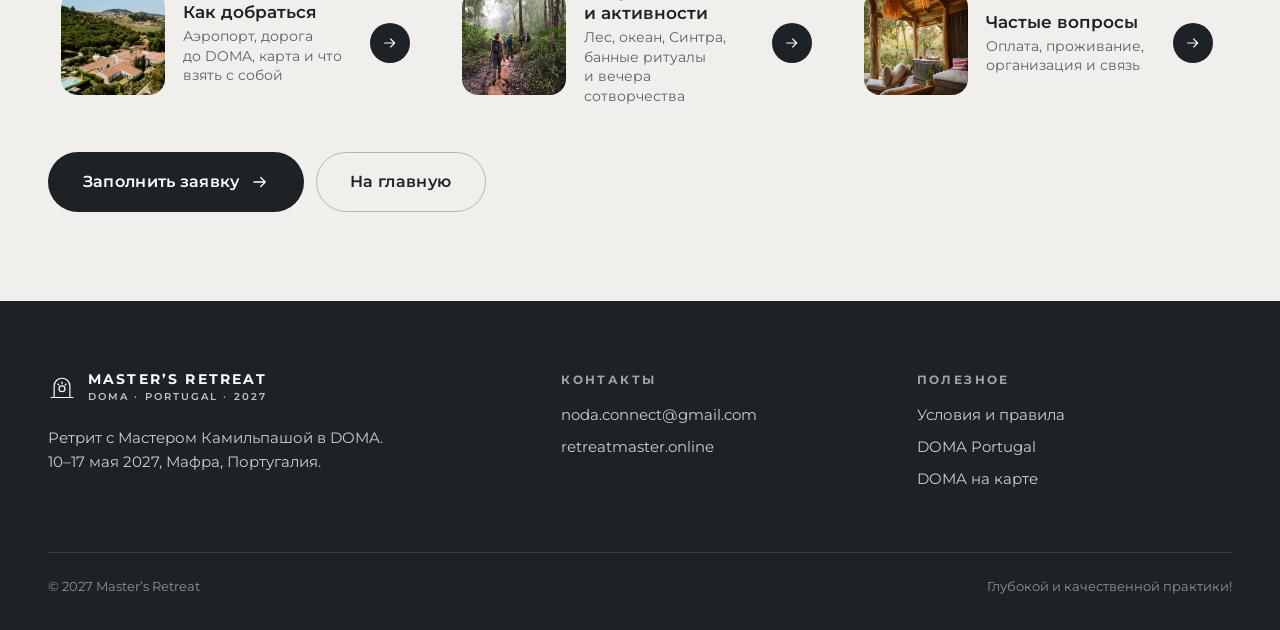
<file: stay.html>
<!doctype html>
<html lang="ru" data-lang="ru">
<head>
  <meta charset="utf-8">
  <meta name="viewport" content="width=device-width, initial-scale=1, viewport-fit=cover">
  <title>Проживание · Ретрит с Мастером в DOMA · 10–17 мая 2027</title>
  <meta name="description" content="Восемь дней утренних и вечерних медитаций с Мастером Камильпашой в DOMA — сосновый лес в 30 минутах от Лиссабона и в 20 минутах от океана. 10–17 мая 2027.">
  <meta name="theme-color" content="#1d2226">

  <meta property="og:type" content="website">
  <meta property="og:title" content="Ретрит с Мастером Камильпашой в DOMA · 10–17 мая 2027">
  <meta property="og:description" content="Восемь дней медитаций с Мастером в DOMA — под Лиссабоном, среди соснового леса, в 20 минутах от океана.">
  <meta property="og:image" content="https://portugal.retreatmaster.online/assets/img/og-hall.jpg">
  <meta property="og:url" content="https://portugal.retreatmaster.online/stay.html">
  <meta name="twitter:card" content="summary_large_image">

  <link rel="icon" href="data:image/svg+xml,%3Csvg xmlns='http://www.w3.org/2000/svg' viewBox='0 0 32 32'%3E%3Crect width='32' height='32' rx='8' fill='%231d2226'/%3E%3Cpath d='M9 26V15a7 7 0 0 1 14 0v11' fill='none' stroke='%23f7f2ea' stroke-width='2'/%3E%3Ccircle cx='16' cy='17' r='3' fill='%23f7f2ea'/%3E%3C/svg%3E">

  <link rel="preconnect" href="https://fonts.googleapis.com">
  <link rel="preconnect" href="https://fonts.gstatic.com" crossorigin>
  <link href="https://fonts.googleapis.com/css2?family=Montserrat:ital,wght@0,300;0,400;0,500;0,600;0,700;1,300;1,400&display=swap" rel="stylesheet">

  <link rel="stylesheet" href="assets/css/styles.css">
  <link rel="stylesheet" href="assets/css/theme-portugal.css">

  <!-- Pick the language before first paint: ?lang=en → saved choice → Russian -->
  <script>
    (function () {
      var d = document.documentElement, l = null;
      d.classList.add('js');
      try { l = new URLSearchParams(location.search).get('lang') || localStorage.getItem('lang'); } catch (e) {}
      if (l === 'en' || l === 'ru') { d.setAttribute('data-lang', l); d.setAttribute('lang', l); }
    })();
  </script>
</head>

<body class="subpage" data-title-ru="Проживание · Ретрит с Мастером в DOMA · 10–17 мая 2027" data-title-en="Accommodation · Retreat with the Master at DOMA · 10–17 May 2027">
  <svg class="icon-sprite" xmlns="http://www.w3.org/2000/svg" aria-hidden="true">
    <symbol id="i-logo" viewBox="0 0 32 32" fill="none" stroke="currentColor" stroke-width="1.4" stroke-linecap="round">
      <path d="M7 28V15a9 9 0 0 1 18 0v13"/><path d="M3.5 28h25"/><circle cx="16" cy="18" r="3.4"/><path d="M16 10.4v1.8M11.3 12.6l1.2 1.2M20.7 12.6l-1.2 1.2"/>
    </symbol>
    <symbol id="i-arrow" viewBox="0 0 24 24" fill="none" stroke="currentColor" stroke-width="1.7" stroke-linecap="round" stroke-linejoin="round">
      <path d="M4 12h15M13 6l6 6-6 6"/>
    </symbol>
    <symbol id="i-spark" viewBox="0 0 24 24" fill="currentColor">
      <path d="M12 2.5c.7 5 4.5 8.8 9.5 9.5-5 .7-8.8 4.5-9.5 9.5-.7-5-4.5-8.8-9.5-9.5 5-.7 8.8-4.5 9.5-9.5z"/>
    </symbol>
    <symbol id="i-check" viewBox="0 0 24 24" fill="none" stroke="currentColor" stroke-width="1.8" stroke-linecap="round" stroke-linejoin="round">
      <path d="M5 12.5l4.5 4.5L19 7.5"/>
    </symbol>
    <symbol id="i-sun" viewBox="0 0 24 24" fill="none" stroke="currentColor" stroke-width="1.6" stroke-linecap="round">
      <circle cx="12" cy="12" r="4"/><path d="M12 2.5v2M12 19.5v2M4.6 4.6 6 6M18 18l1.4 1.4M2.5 12h2M19.5 12h2M4.6 19.4 6 18M18 6l1.4-1.4"/>
    </symbol>
    <symbol id="i-moon" viewBox="0 0 24 24" fill="none" stroke="currentColor" stroke-width="1.6" stroke-linejoin="round">
      <path d="M20 14.5A8.5 8.5 0 1 1 9.5 4a6.6 6.6 0 0 0 10.5 10.5z"/>
    </symbol>
    <symbol id="i-plane" viewBox="0 0 24 24" fill="none" stroke="currentColor" stroke-width="1.6" stroke-linecap="round" stroke-linejoin="round">
      <path d="M17.8 19.2 16 11l3.5-3.5C21 6 21.5 4 21 3c-1-.5-3 0-4.5 1.5L13 8 4.8 6.2c-.5-.1-.9.1-1.1.5l-.3.5c-.2.5-.1 1 .3 1.3L9 12l-2 3H4l-1 1 3 2 2 3 1-1v-3l3-2 3.5 5.3c.3.4.8.5 1.3.3l.5-.2c.4-.3.6-.7.5-1.2z"/>
    </symbol>
    <symbol id="i-car" viewBox="0 0 24 24" fill="none" stroke="currentColor" stroke-width="1.6" stroke-linecap="round" stroke-linejoin="round">
      <path d="M19 17h2c.6 0 1-.4 1-1v-3c0-.9-.7-1.7-1.5-1.9C18.7 10.6 16 10 16 10s-1.3-1.4-2.2-2.3c-.5-.4-1.1-.7-1.8-.7H5c-.6 0-1.1.4-1.4.9l-1.4 2.9A3.7 3.7 0 0 0 2 12v4c0 .6.4 1 1 1h2"/><circle cx="7" cy="17" r="2"/><path d="M9 17h6"/><circle cx="17" cy="17" r="2"/>
    </symbol>
    <symbol id="i-pin" viewBox="0 0 24 24" fill="none" stroke="currentColor" stroke-width="1.6" stroke-linejoin="round">
      <path d="M12 21s-7-6.2-7-11.5a7 7 0 0 1 14 0C19 14.8 12 21 12 21z"/><circle cx="12" cy="9.5" r="2.5"/>
    </symbol>
    <symbol id="i-weather" viewBox="0 0 24 24" fill="none" stroke="currentColor" stroke-width="1.6" stroke-linecap="round" stroke-linejoin="round">
      <path d="M12 2v2M4.9 4.9l1.4 1.4M20 12h2M19.1 4.9l-1.4 1.4"/><path d="M15.9 13A4 4 0 0 0 8.1 11"/><path d="M13 22H7a5 5 0 1 1 4.9-6H13a3 3 0 0 1 0 6z"/>
    </symbol>
    <symbol id="i-bag" viewBox="0 0 24 24" fill="none" stroke="currentColor" stroke-width="1.6" stroke-linejoin="round">
      <rect x="3.5" y="7" width="17" height="13" rx="2.5"/><path d="M8.5 7V5.5A2.5 2.5 0 0 1 11 3h2a2.5 2.5 0 0 1 2.5 2.5V7"/>
    </symbol>
  </svg>

  <a class="skip-link" href="#main"><span lang="ru">К содержанию</span><span lang="en">Skip to content</span></a>

  <!-- ===================== HEADER ===================== -->
  <header class="header header--solid" id="top">
    <div class="container header__inner">
      <a class="brand" href="index.html" aria-label="Master's Retreat · DOMA">
        <svg aria-hidden="true"><use href="#i-logo"/></svg>
        <span>
          <span class="brand__name">Master’s Retreat</span>
          <span class="brand__sub">DOMA · Portugal · 2027</span>
        </span>
      </a>

      <nav class="nav" aria-label="Main">
        <a href="index.html#about"><span lang="ru">О ретрите</span><span lang="en">About</span></a>
        <a href="index.html#place"><span lang="ru">Место</span><span lang="en">Venue</span></a>
        <a href="index.html#pricing"><span lang="ru">Стоимость</span><span lang="en">Pricing</span></a>
        <a href="join.html"><span lang="ru">Как попасть</span><span lang="en">How to join</span></a>
        <a href="travel.html"><span lang="ru">Как добраться</span><span lang="en">Getting there</span></a>
        <a href="faq.html">FAQ</a>
      </nav>

      <div class="header__actions">
        <div class="lang" role="group" aria-label="Language">
          <button type="button" data-set-lang="ru" aria-pressed="true">RU</button>
          <button type="button" data-set-lang="en" aria-pressed="false">EN</button>
        </div>
        <a class="btn btn--apply" href="apply.html">
          <span lang="ru">Подать заявку</span><span lang="en">Apply</span>
        </a>
        <button class="burger" type="button" aria-label="Menu" aria-controls="menu" aria-expanded="false"><span></span></button>
      </div>
    </div>
  </header>

  <!-- Mobile menu -->
  <div class="menu" id="menu" aria-hidden="true">
    <div class="menu__top">
      <span class="brand">
        <svg aria-hidden="true"><use href="#i-logo"/></svg>
        <span><span class="brand__name">Master’s Retreat</span><span class="brand__sub">DOMA · Portugal · 2027</span></span>
      </span>
      <button class="menu__close" type="button" aria-label="Close">×</button>
    </div>
    <nav aria-label="Mobile">
      <a href="index.html#about"><span lang="ru">О ретрите</span><span lang="en">About</span></a>
      <a href="included.html"><span lang="ru">Что включено</span><span lang="en">What’s included</span></a>
      <a href="index.html#schedule"><span lang="ru">Расписание</span><span lang="en">Schedule</span></a>
      <a href="index.html#place"><span lang="ru">Место</span><span lang="en">Venue</span></a>
      <a href="stay.html"><span lang="ru">Проживание</span><span lang="en">Accommodation</span></a>
      <a href="index.html#pricing"><span lang="ru">Стоимость</span><span lang="en">Pricing</span></a>
      <a href="join.html"><span lang="ru">Как попасть на&nbsp;ретрит</span><span lang="en">How to join</span></a>
      <a href="travel.html"><span lang="ru">Как добраться</span><span lang="en">Getting there</span></a>
      <a href="activities.html"><span lang="ru">Досуг и&nbsp;активности</span><span lang="en">Leisure &amp; activities</span></a>
      <a href="faq.html"><span lang="ru">Частые вопросы</span><span lang="en">FAQ</span></a>
    </nav>
    <div class="lang" role="group" aria-label="Language">
      <button type="button" data-set-lang="ru" aria-pressed="true">RU</button>
      <button type="button" data-set-lang="en" aria-pressed="false">EN</button>
    </div>
    <a class="btn btn--lg btn--light" href="apply.html">
      <span lang="ru">Заполнить заявку</span><span lang="en">Fill in the application</span>
      <svg aria-hidden="true"><use href="#i-arrow"/></svg>
    </a>
  </div>

  <main id="main">
    <div class="container subpage__back"><a class="link-back" href="index.html"><svg aria-hidden="true"><use href="#i-arrow"/></svg><span lang="ru">На главную</span><span lang="en">Back to the main page</span></a></div>
    <!-- ===================== STAY ===================== -->
    <section class="section stay" id="stay">
      <div class="container">
        <div class="section-head">
          <div>
            <p class="kicker reveal"><span lang="ru">Проживание</span><span lang="en">Accommodation</span></p>
            <h1 class="h2 reveal" data-delay="1">
              <span lang="ru">Жить там, <em>где практикуем</em></span>
              <span lang="en">Stay where <em>we practise</em></span>
            </h1>
          </div>
          <p class="lead reveal" data-delay="2">
            <span lang="ru">Для нашей группы согласованы специальные цены. Номер бронируете сами на&nbsp;сайте отеля — промокод на&nbsp;скидку придёт на&nbsp;почту после заявки. Цены указаны для будних дней, в&nbsp;выходные тариф немного выше.</span>
            <span lang="en">Special rates have been agreed for our group. You book directly on the hotel’s website — a discount code is emailed to you after you apply. Prices shown are weekday rates; weekend rates are slightly higher.</span>
          </p>
        </div>

        <div class="rooms">
          <article class="room reveal">
            <div class="room__img"><img src="assets/img/room-historic.webp" srcset="assets/img/room-historic-800.webp 800w, assets/img/room-historic.webp 1200w" sizes="(max-width: 600px) 92vw, (max-width: 960px) 46vw, 400px" width="1200" height="802" loading="lazy" alt="Номер Historic Deluxe" data-alt-en="Historic Deluxe room"></div>
            <div class="room__body">
              <div>
                <h3>Historic Deluxe</h3>
                <p class="room__type"><span lang="ru">в исторической усадьбе</span><span lang="en">in the historic manor</span></p>
              </div>
              <div class="room__price"><b><span lang="ru">от&nbsp;</span><span lang="en">from&nbsp;</span>200 €</b><span lang="ru">номер на двоих / ночь</span><span lang="en">room for two / night</span></div>
            </div>
          </article>
          <article class="room reveal" data-delay="1">
            <div class="room__img"><img src="assets/img/room-double.webp" srcset="assets/img/room-double-800.webp 800w, assets/img/room-double.webp 1200w" sizes="(max-width: 600px) 92vw, (max-width: 960px) 46vw, 400px" width="1200" height="802" loading="lazy" alt="Номер Double" data-alt-en="Double room"></div>
            <div class="room__body">
              <div>
                <h3>Double Room</h3>
                <p class="room__type"><span lang="ru">уютный номер для двоих</span><span lang="en">a cosy room for two</span></p>
              </div>
              <div class="room__price"><b><span lang="ru">от&nbsp;</span><span lang="en">from&nbsp;</span>160 €</b><span lang="ru">номер на двоих / ночь</span><span lang="en">room for two / night</span></div>
            </div>
          </article>
          <article class="room reveal" data-delay="2">
            <div class="room__img"><img src="assets/img/room-glamping.webp" width="1000" height="1496" loading="lazy" alt="Глэмпинг в лесу" data-alt-en="Glamping tent in the forest" style="object-position:50% 60%"></div>
            <div class="room__body">
              <div>
                <h3>Glamping</h3>
                <p class="room__type"><span lang="ru">шатёр среди деревьев</span><span lang="en">a tent among the trees</span></p>
              </div>
              <div class="room__price"><b><span lang="ru">от&nbsp;</span><span lang="en">from&nbsp;</span>125 €</b><span lang="ru">номер на двоих / ночь</span><span lang="en">room for two / night</span></div>
            </div>
          </article>
        </div>

        <div class="stay__info reveal">
          <div>
            <b><span lang="ru">Питание</span><span lang="en">Meals</span></b>
            <span lang="ru">Приветственный ужин и&nbsp;4&nbsp;совместных обеда входят в&nbsp;стоимость ретрита. Остальное питание оплачивается отдельно: в&nbsp;DOMA работают пекарня и&nbsp;ресторан, будет предложено ретритное меню.</span>
            <span lang="en">A welcome dinner and 4&nbsp;shared lunches are included in the retreat price. Other meals are paid separately: DOMA has a bakery and a restaurant, and a retreat menu will be offered.</span>
          </div>
          <div>
            <b><span lang="ru">Оплата проживания</span><span lang="en">Paying for your room</span></b>
            <span lang="ru">Только банковской картой на&nbsp;сайте отеля.</span>
            <span lang="en">By bank card on the hotel’s website only.</span>
          </div>
          <div>
            <b><span lang="ru">Можно жить рядом</span><span lang="en">Staying nearby</span></b>
            <span lang="ru">Можно выбрать отель или дом поблизости и&nbsp;приходить на&nbsp;практики и&nbsp;общие активности.</span>
            <span lang="en">You can pick a hotel or house nearby and join the sessions and shared activities.</span>
          </div>
        </div>

        <div class="stay__cta reveal">
          <a class="btn btn--outline" href="https://doma.pt/accomodation" target="_blank" rel="noopener">
            <span lang="ru">Все номера на&nbsp;doma.pt</span><span lang="en">All rooms on doma.pt</span>
            <svg aria-hidden="true"><use href="#i-arrow"/></svg>
          </a>
        </div>
      </div>
    </section>

    <!-- ===================== MORE ===================== -->
    <section class="section more">
      <div class="container">
        <p class="kicker"><span lang="ru">Ещё полезное</span><span lang="en">More useful info</span></p>
        <div class="guide-cards">
          <a class="guide-card reveal" href="included.html">
            <span class="guide-card__img"><img src="assets/img/hall-800.webp" width="800" height="535" loading="lazy" alt="" style="object-position:50% 50%"></span>
            <span class="guide-card__body">
              <b><span lang="ru">Что включено</span><span lang="en">What’s included</span></b>
              <span class="guide-card__text"><span lang="ru">Практики с&nbsp;Мастером, наставник, йога и&nbsp;пространство DOMA</span><span lang="en">Sessions with the Master, a mentor, yoga and the spaces of DOMA</span></span>
            </span>
            <span class="guide-card__arrow" aria-hidden="true"><svg><use href="#i-arrow"/></svg></span>
          </a>
          <span class="guide-card guide-card--current" aria-current="page">
            <span class="guide-card__img"><img src="assets/img/room-historic-800.webp" width="800" height="535" loading="lazy" alt="" style="object-position:50% 50%"></span>
            <span class="guide-card__body">
              <b><span lang="ru">Проживание</span><span lang="en">Accommodation</span></b>
              <span class="guide-card__text"><span lang="ru">Номера в&nbsp;DOMA для нашей группы — от&nbsp;125&nbsp;€ за&nbsp;ночь</span><span lang="en">Rooms at DOMA for our group — from €125 a night</span></span>
            </span>
            <span class="guide-card__here"><span lang="ru">Вы здесь</span><span lang="en">You are here</span></span>
          </span>
          <a class="guide-card reveal" href="join.html">
            <span class="guide-card__img"><img src="assets/img/retreat/02.webp" width="700" height="1050" loading="lazy" alt="" style="object-position:50% 40%"></span>
            <span class="guide-card__body">
              <b><span lang="ru">Как попасть на&nbsp;ретрит</span><span lang="en">How to join</span></b>
              <span class="guide-card__text"><span lang="ru">7 шагов — от&nbsp;заявки до&nbsp;чата участников</span><span lang="en">7 steps — from the application to the participants’ chat</span></span>
            </span>
            <span class="guide-card__arrow" aria-hidden="true"><svg><use href="#i-arrow"/></svg></span>
          </a>
          <a class="guide-card reveal" href="travel.html">
            <span class="guide-card__img"><img src="assets/img/aerial-800.webp" width="800" height="534" loading="lazy" alt="" style="object-position:50% 50%"></span>
            <span class="guide-card__body">
              <b><span lang="ru">Как добраться</span><span lang="en">Getting there</span></b>
              <span class="guide-card__text"><span lang="ru">Аэропорт, дорога до&nbsp;DOMA, карта и&nbsp;что взять с&nbsp;собой</span><span lang="en">Airport, the road to DOMA, map and what to bring</span></span>
            </span>
            <span class="guide-card__arrow" aria-hidden="true"><svg><use href="#i-arrow"/></svg></span>
          </a>
          <a class="guide-card reveal" href="activities.html">
            <span class="guide-card__img"><img src="assets/img/hiking.webp" width="1000" height="750" loading="lazy" alt="" style="object-position:50% 50%"></span>
            <span class="guide-card__body">
              <b><span lang="ru">Досуг и&nbsp;активности</span><span lang="en">Leisure & activities</span></b>
              <span class="guide-card__text"><span lang="ru">Лес, океан, Синтра, банные ритуалы и&nbsp;вечера сотворчества</span><span lang="en">Forest, ocean, Sintra, bath rituals and evenings of co-creation</span></span>
            </span>
            <span class="guide-card__arrow" aria-hidden="true"><svg><use href="#i-arrow"/></svg></span>
          </a>
          <a class="guide-card reveal" href="faq.html">
            <span class="guide-card__img"><img src="assets/img/pergola-800.webp" width="800" height="1200" loading="lazy" alt="" style="object-position:50% 45%"></span>
            <span class="guide-card__body">
              <b><span lang="ru">Частые вопросы</span><span lang="en">FAQ</span></b>
              <span class="guide-card__text"><span lang="ru">Оплата, проживание, организация и&nbsp;связь</span><span lang="en">Payment, accommodation, organisation and contact</span></span>
            </span>
            <span class="guide-card__arrow" aria-hidden="true"><svg><use href="#i-arrow"/></svg></span>
          </a>
        </div>
        <div class="more__cta">
          <a class="btn btn--lg" href="apply.html"><span lang="ru">Заполнить заявку</span><span lang="en">Fill in the application</span><svg aria-hidden="true"><use href="#i-arrow"/></svg></a>
          <a class="btn btn--lg btn--outline" href="index.html"><span lang="ru">На главную</span><span lang="en">Main page</span></a>
        </div>
      </div>
    </section>
  </main>

  <!-- ===================== FOOTER ===================== -->
  <footer class="footer">
    <div class="container">
      <div class="footer__grid">
        <div>
          <a class="brand" href="index.html">
            <svg aria-hidden="true"><use href="#i-logo"/></svg>
            <span><span class="brand__name">Master’s Retreat</span><span class="brand__sub">DOMA · Portugal · 2027</span></span>
          </a>
          <p class="footer__about">
            <span lang="ru">Ретрит с&nbsp;Мастером Камильпашой в&nbsp;DOMA. 10–17 мая 2027, Мафра, Португалия.</span>
            <span lang="en">Retreat with Master Kamilpasha at DOMA. 10–17 May 2027, Mafra, Portugal.</span>
          </p>
        </div>
        <div>
          <h4><span lang="ru">Контакты</span><span lang="en">Contact</span></h4>
          <ul>
            <li><a href="mailto:noda.connect@gmail.com">noda.connect@gmail.com</a></li>
            <li><a href="https://www.retreatmaster.online" target="_blank" rel="noopener">retreatmaster.online</a></li>
          </ul>
        </div>
        <div>
          <h4><span lang="ru">Полезное</span><span lang="en">Useful</span></h4>
          <ul>
            <li><a href="terms.html"><span lang="ru">Условия и&nbsp;правила</span><span lang="en">Terms and Rules</span></a></li>
            <li><a href="https://doma.pt/" target="_blank" rel="noopener">DOMA Portugal</a></li>
            <li><a href="https://maps.app.goo.gl/SdGt8GnbNmLdWvL58" target="_blank" rel="noopener"><span lang="ru">DOMA на&nbsp;карте</span><span lang="en">DOMA on the map</span></a></li>
          </ul>
        </div>
      </div>
      <div class="footer__bottom">
        <span>© 2027 Master’s Retreat</span>
        <span lang="ru">Глубокой и&nbsp;качественной практики!</span><span lang="en">Deep and true practice to you!</span>
      </div>
    </div>
  </footer>

  <script src="assets/js/main.js" defer></script>
</body>
</html>
</file>
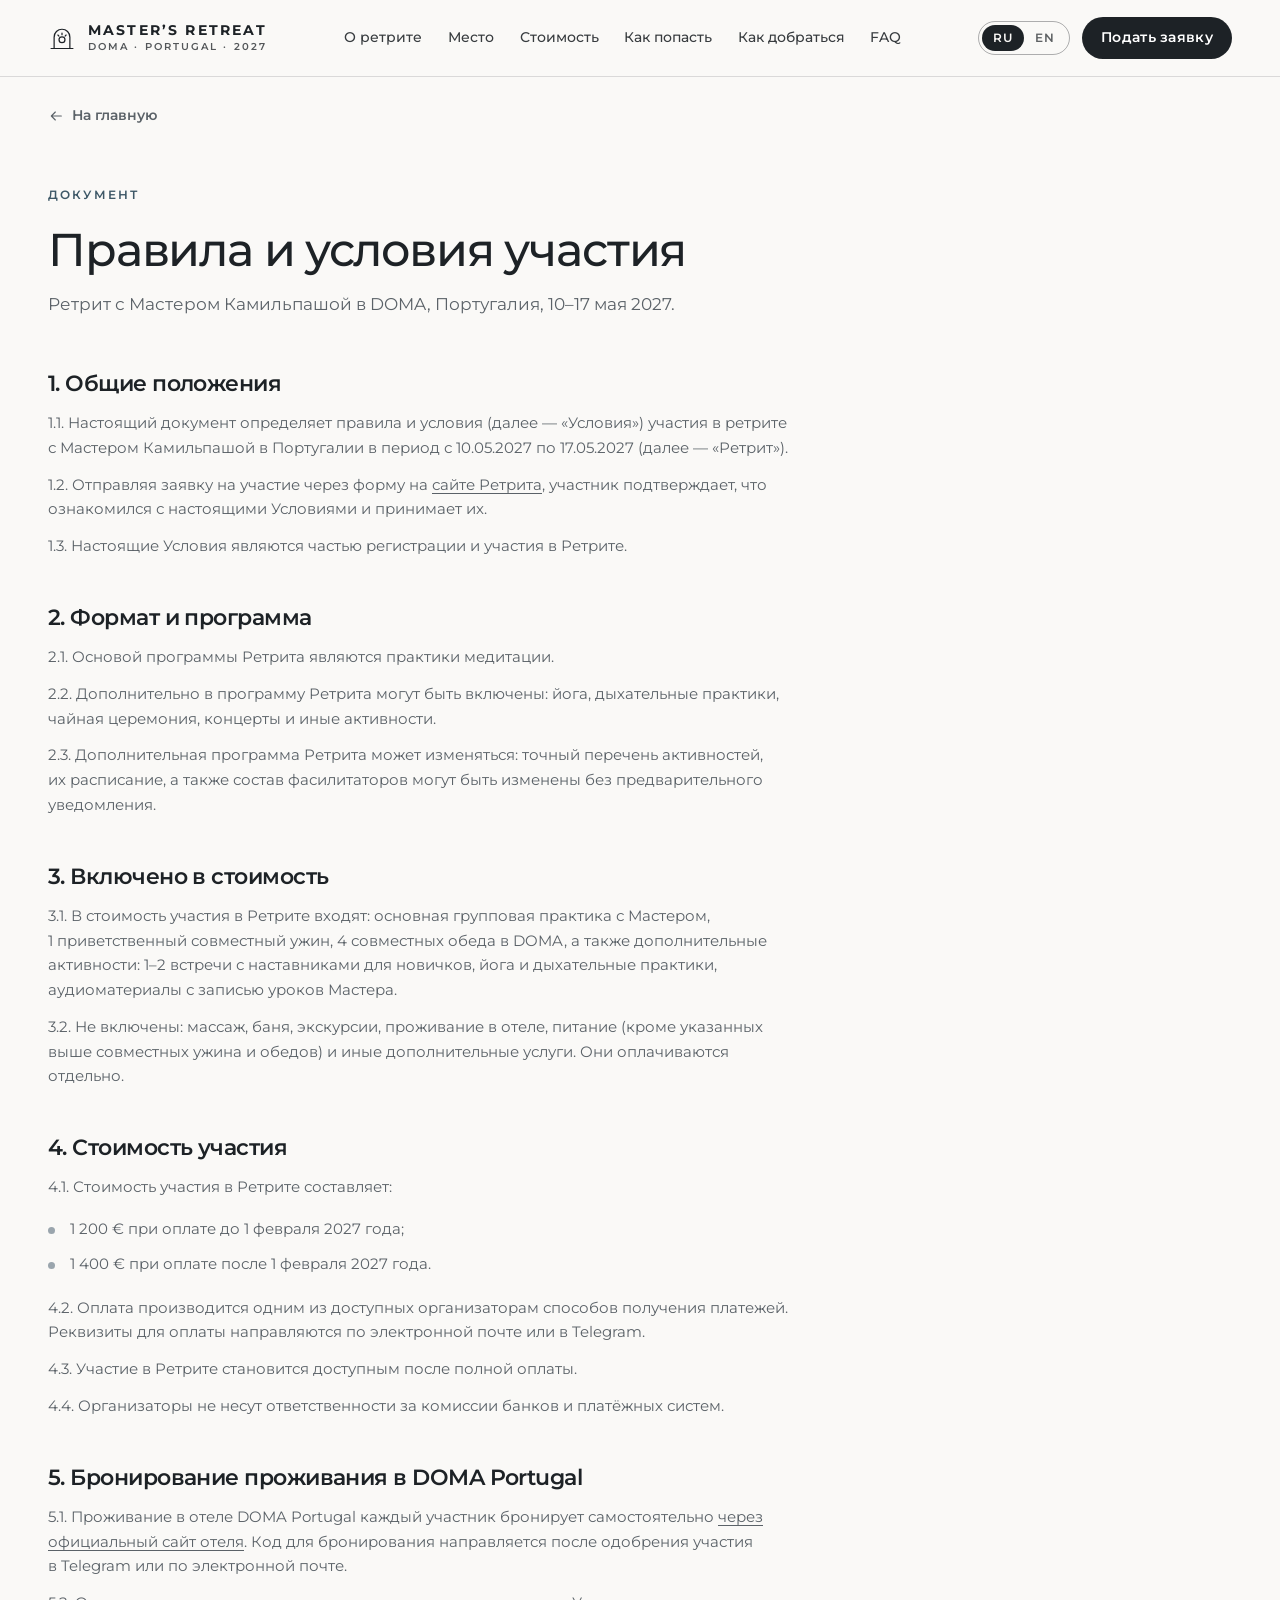
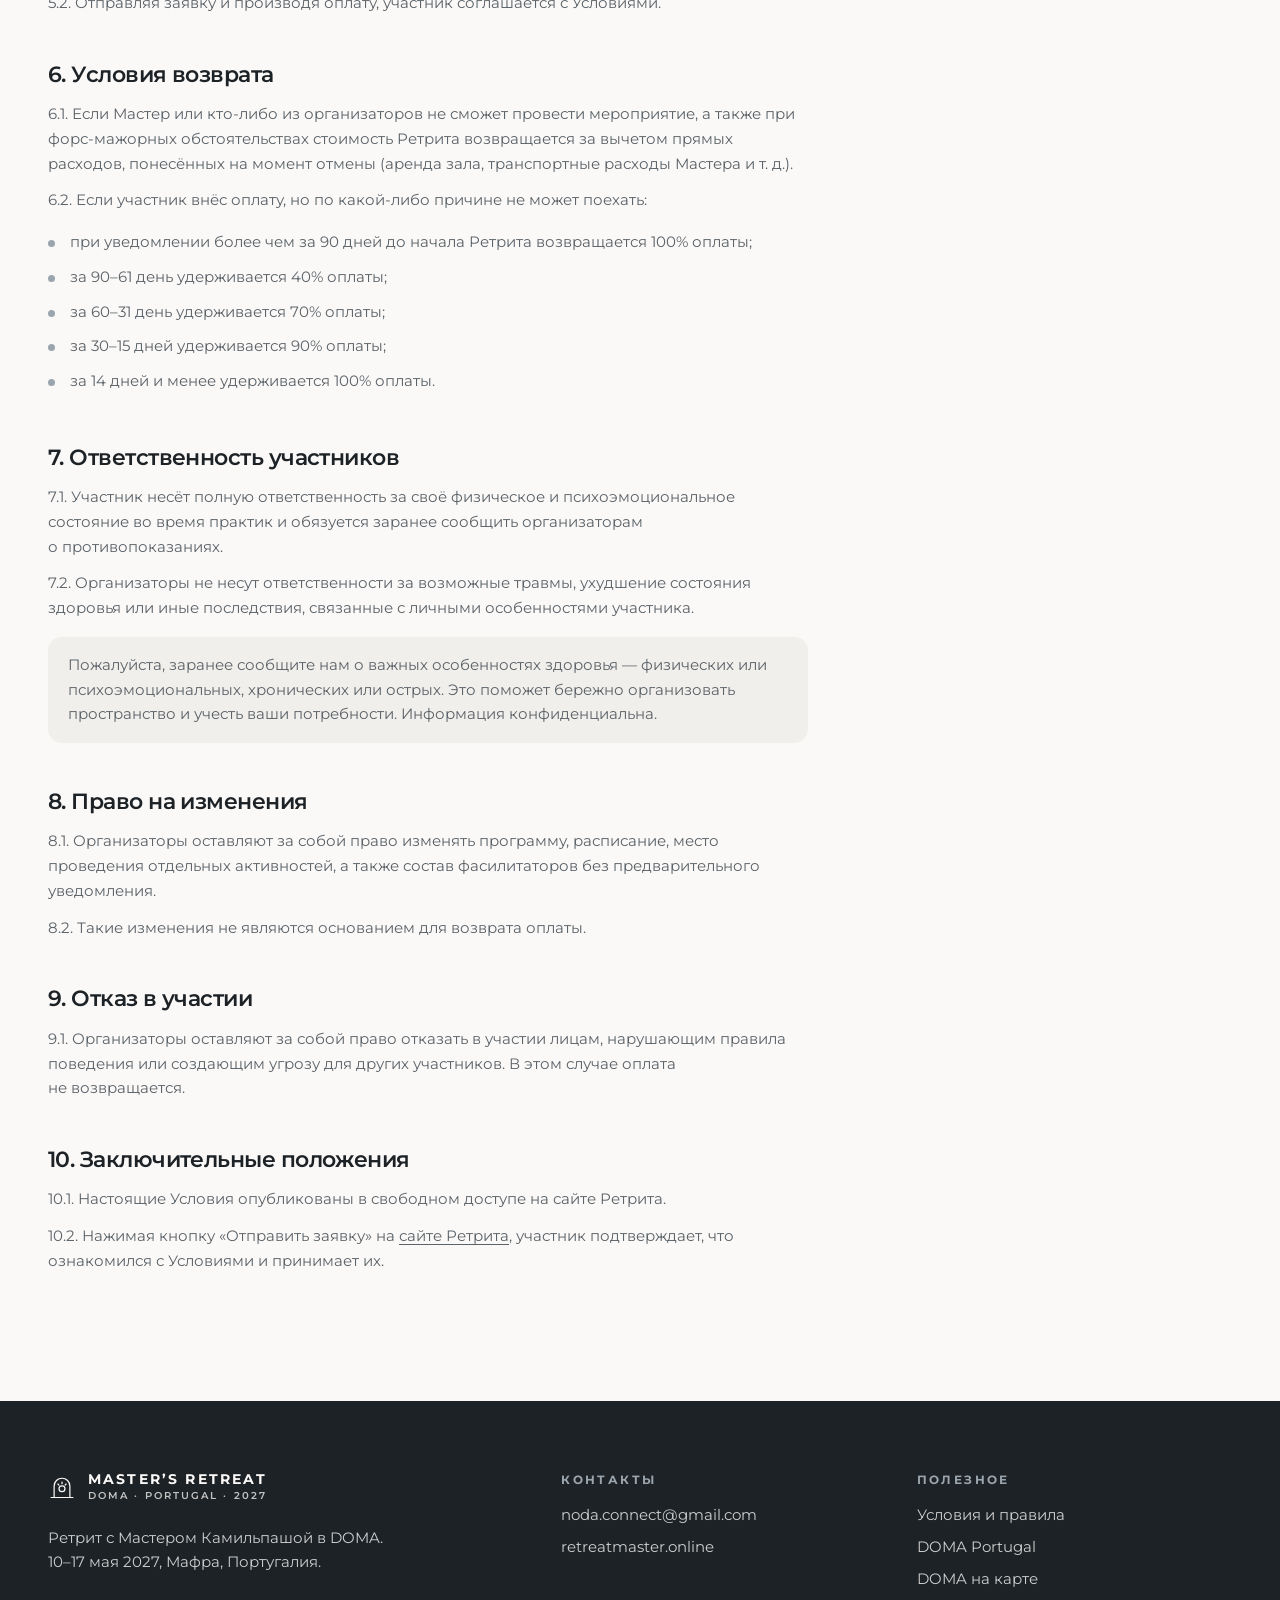
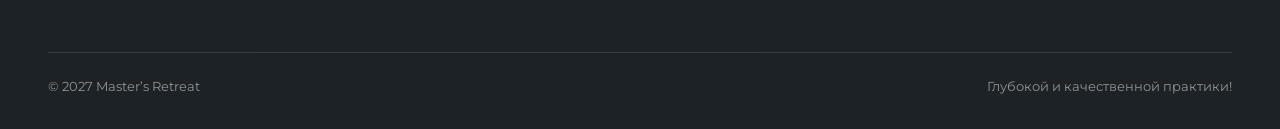
<file: terms.html>
<!doctype html>
<html lang="ru" data-lang="ru">
<head>
  <meta charset="utf-8">
  <meta name="viewport" content="width=device-width, initial-scale=1, viewport-fit=cover">
  <title>Правила и условия · Ретрит с Мастером в DOMA · 10–17 мая 2027</title>
  <meta name="description" content="Восемь дней утренних и вечерних медитаций с Мастером Камильпашой в DOMA — сосновый лес в 30 минутах от Лиссабона и в 20 минутах от океана. 10–17 мая 2027.">
  <meta name="theme-color" content="#1d2226">

  <meta property="og:type" content="website">
  <meta property="og:title" content="Ретрит с Мастером Камильпашой в DOMA · 10–17 мая 2027">
  <meta property="og:description" content="Восемь дней медитаций с Мастером в DOMA — под Лиссабоном, среди соснового леса, в 20 минутах от океана.">
  <meta property="og:image" content="https://portugal.retreatmaster.online/assets/img/og-hall.jpg">
  <meta property="og:url" content="https://portugal.retreatmaster.online/terms.html">
  <meta name="twitter:card" content="summary_large_image">

  <link rel="icon" href="data:image/svg+xml,%3Csvg xmlns='http://www.w3.org/2000/svg' viewBox='0 0 32 32'%3E%3Crect width='32' height='32' rx='8' fill='%231d2226'/%3E%3Cpath d='M9 26V15a7 7 0 0 1 14 0v11' fill='none' stroke='%23f7f2ea' stroke-width='2'/%3E%3Ccircle cx='16' cy='17' r='3' fill='%23f7f2ea'/%3E%3C/svg%3E">

  <link rel="preconnect" href="https://fonts.googleapis.com">
  <link rel="preconnect" href="https://fonts.gstatic.com" crossorigin>
  <link href="https://fonts.googleapis.com/css2?family=Montserrat:ital,wght@0,300;0,400;0,500;0,600;0,700;1,300;1,400&display=swap" rel="stylesheet">

  <link rel="stylesheet" href="assets/css/styles.css">
  <link rel="stylesheet" href="assets/css/theme-portugal.css">

  <!-- Pick the language before first paint: ?lang=en → saved choice → Russian -->
  <script>
    (function () {
      var d = document.documentElement, l = null;
      d.classList.add('js');
      try { l = new URLSearchParams(location.search).get('lang') || localStorage.getItem('lang'); } catch (e) {}
      if (l === 'en' || l === 'ru') { d.setAttribute('data-lang', l); d.setAttribute('lang', l); }
    })();
  </script>
</head>

<body class="subpage" data-title-ru="Правила и условия · Ретрит с Мастером в DOMA · 10–17 мая 2027" data-title-en="Terms and rules · Retreat with the Master at DOMA · 10–17 May 2027">
  <svg class="icon-sprite" xmlns="http://www.w3.org/2000/svg" aria-hidden="true">
    <symbol id="i-logo" viewBox="0 0 32 32" fill="none" stroke="currentColor" stroke-width="1.4" stroke-linecap="round">
      <path d="M7 28V15a9 9 0 0 1 18 0v13"/><path d="M3.5 28h25"/><circle cx="16" cy="18" r="3.4"/><path d="M16 10.4v1.8M11.3 12.6l1.2 1.2M20.7 12.6l-1.2 1.2"/>
    </symbol>
    <symbol id="i-arrow" viewBox="0 0 24 24" fill="none" stroke="currentColor" stroke-width="1.7" stroke-linecap="round" stroke-linejoin="round">
      <path d="M4 12h15M13 6l6 6-6 6"/>
    </symbol>
    <symbol id="i-spark" viewBox="0 0 24 24" fill="currentColor">
      <path d="M12 2.5c.7 5 4.5 8.8 9.5 9.5-5 .7-8.8 4.5-9.5 9.5-.7-5-4.5-8.8-9.5-9.5 5-.7 8.8-4.5 9.5-9.5z"/>
    </symbol>
    <symbol id="i-check" viewBox="0 0 24 24" fill="none" stroke="currentColor" stroke-width="1.8" stroke-linecap="round" stroke-linejoin="round">
      <path d="M5 12.5l4.5 4.5L19 7.5"/>
    </symbol>
    <symbol id="i-sun" viewBox="0 0 24 24" fill="none" stroke="currentColor" stroke-width="1.6" stroke-linecap="round">
      <circle cx="12" cy="12" r="4"/><path d="M12 2.5v2M12 19.5v2M4.6 4.6 6 6M18 18l1.4 1.4M2.5 12h2M19.5 12h2M4.6 19.4 6 18M18 6l1.4-1.4"/>
    </symbol>
    <symbol id="i-moon" viewBox="0 0 24 24" fill="none" stroke="currentColor" stroke-width="1.6" stroke-linejoin="round">
      <path d="M20 14.5A8.5 8.5 0 1 1 9.5 4a6.6 6.6 0 0 0 10.5 10.5z"/>
    </symbol>
    <symbol id="i-plane" viewBox="0 0 24 24" fill="none" stroke="currentColor" stroke-width="1.6" stroke-linecap="round" stroke-linejoin="round">
      <path d="M17.8 19.2 16 11l3.5-3.5C21 6 21.5 4 21 3c-1-.5-3 0-4.5 1.5L13 8 4.8 6.2c-.5-.1-.9.1-1.1.5l-.3.5c-.2.5-.1 1 .3 1.3L9 12l-2 3H4l-1 1 3 2 2 3 1-1v-3l3-2 3.5 5.3c.3.4.8.5 1.3.3l.5-.2c.4-.3.6-.7.5-1.2z"/>
    </symbol>
    <symbol id="i-car" viewBox="0 0 24 24" fill="none" stroke="currentColor" stroke-width="1.6" stroke-linecap="round" stroke-linejoin="round">
      <path d="M19 17h2c.6 0 1-.4 1-1v-3c0-.9-.7-1.7-1.5-1.9C18.7 10.6 16 10 16 10s-1.3-1.4-2.2-2.3c-.5-.4-1.1-.7-1.8-.7H5c-.6 0-1.1.4-1.4.9l-1.4 2.9A3.7 3.7 0 0 0 2 12v4c0 .6.4 1 1 1h2"/><circle cx="7" cy="17" r="2"/><path d="M9 17h6"/><circle cx="17" cy="17" r="2"/>
    </symbol>
    <symbol id="i-pin" viewBox="0 0 24 24" fill="none" stroke="currentColor" stroke-width="1.6" stroke-linejoin="round">
      <path d="M12 21s-7-6.2-7-11.5a7 7 0 0 1 14 0C19 14.8 12 21 12 21z"/><circle cx="12" cy="9.5" r="2.5"/>
    </symbol>
    <symbol id="i-weather" viewBox="0 0 24 24" fill="none" stroke="currentColor" stroke-width="1.6" stroke-linecap="round" stroke-linejoin="round">
      <path d="M12 2v2M4.9 4.9l1.4 1.4M20 12h2M19.1 4.9l-1.4 1.4"/><path d="M15.9 13A4 4 0 0 0 8.1 11"/><path d="M13 22H7a5 5 0 1 1 4.9-6H13a3 3 0 0 1 0 6z"/>
    </symbol>
    <symbol id="i-bag" viewBox="0 0 24 24" fill="none" stroke="currentColor" stroke-width="1.6" stroke-linejoin="round">
      <rect x="3.5" y="7" width="17" height="13" rx="2.5"/><path d="M8.5 7V5.5A2.5 2.5 0 0 1 11 3h2a2.5 2.5 0 0 1 2.5 2.5V7"/>
    </symbol>
  </svg>

  <a class="skip-link" href="#main"><span lang="ru">К содержанию</span><span lang="en">Skip to content</span></a>

  <!-- ===================== HEADER ===================== -->
  <header class="header header--solid" id="top">
    <div class="container header__inner">
      <a class="brand" href="index.html" aria-label="Master's Retreat · DOMA">
        <svg aria-hidden="true"><use href="#i-logo"/></svg>
        <span>
          <span class="brand__name">Master’s Retreat</span>
          <span class="brand__sub">DOMA · Portugal · 2027</span>
        </span>
      </a>

      <nav class="nav" aria-label="Main">
        <a href="index.html#about"><span lang="ru">О ретрите</span><span lang="en">About</span></a>
        <a href="index.html#place"><span lang="ru">Место</span><span lang="en">Venue</span></a>
        <a href="index.html#pricing"><span lang="ru">Стоимость</span><span lang="en">Pricing</span></a>
        <a href="join.html"><span lang="ru">Как попасть</span><span lang="en">How to join</span></a>
        <a href="travel.html"><span lang="ru">Как добраться</span><span lang="en">Getting there</span></a>
        <a href="faq.html">FAQ</a>
      </nav>

      <div class="header__actions">
        <div class="lang" role="group" aria-label="Language">
          <button type="button" data-set-lang="ru" aria-pressed="true">RU</button>
          <button type="button" data-set-lang="en" aria-pressed="false">EN</button>
        </div>
        <a class="btn btn--apply" href="apply.html">
          <span lang="ru">Подать заявку</span><span lang="en">Apply</span>
        </a>
        <button class="burger" type="button" aria-label="Menu" aria-controls="menu" aria-expanded="false"><span></span></button>
      </div>
    </div>
  </header>

  <!-- Mobile menu -->
  <div class="menu" id="menu" aria-hidden="true">
    <div class="menu__top">
      <span class="brand">
        <svg aria-hidden="true"><use href="#i-logo"/></svg>
        <span><span class="brand__name">Master’s Retreat</span><span class="brand__sub">DOMA · Portugal · 2027</span></span>
      </span>
      <button class="menu__close" type="button" aria-label="Close">×</button>
    </div>
    <nav aria-label="Mobile">
      <a href="index.html#about"><span lang="ru">О ретрите</span><span lang="en">About</span></a>
      <a href="included.html"><span lang="ru">Что включено</span><span lang="en">What’s included</span></a>
      <a href="index.html#schedule"><span lang="ru">Расписание</span><span lang="en">Schedule</span></a>
      <a href="index.html#place"><span lang="ru">Место</span><span lang="en">Venue</span></a>
      <a href="stay.html"><span lang="ru">Проживание</span><span lang="en">Accommodation</span></a>
      <a href="index.html#pricing"><span lang="ru">Стоимость</span><span lang="en">Pricing</span></a>
      <a href="join.html"><span lang="ru">Как попасть на&nbsp;ретрит</span><span lang="en">How to join</span></a>
      <a href="travel.html"><span lang="ru">Как добраться</span><span lang="en">Getting there</span></a>
      <a href="activities.html"><span lang="ru">Досуг и&nbsp;активности</span><span lang="en">Leisure &amp; activities</span></a>
      <a href="faq.html"><span lang="ru">Частые вопросы</span><span lang="en">FAQ</span></a>
    </nav>
    <div class="lang" role="group" aria-label="Language">
      <button type="button" data-set-lang="ru" aria-pressed="true">RU</button>
      <button type="button" data-set-lang="en" aria-pressed="false">EN</button>
    </div>
    <a class="btn btn--lg btn--light" href="apply.html">
      <span lang="ru">Заполнить заявку</span><span lang="en">Fill in the application</span>
      <svg aria-hidden="true"><use href="#i-arrow"/></svg>
    </a>
  </div>

  <main id="main">
    <div class="container subpage__back"><a class="link-back" href="index.html"><svg aria-hidden="true"><use href="#i-arrow"/></svg><span lang="ru">На главную</span><span lang="en">Back to the main page</span></a></div>
    <!-- ===================== TERMS ===================== -->
    <section class="section terms" id="terms">
      <div class="container">
        <div class="section-head">
          <div>
            <p class="kicker reveal"><span lang="ru">Документ</span><span lang="en">Document</span></p>
            <h1 class="h2 reveal" data-delay="1">
              <span lang="ru">Правила и&nbsp;условия <em>участия</em></span>
              <span lang="en">Terms and <em>rules</em></span>
            </h1>
          </div>
          <p class="lead reveal" data-delay="2">
            <span lang="ru">Ретрит с&nbsp;Мастером Камильпашой в&nbsp;DOMA, Португалия, 10–17 мая 2027.</span>
            <span lang="en">Retreat with Master Kamilpasha at DOMA, Portugal, 10–17 May 2027.</span>
          </p>
        </div>

        <article class="terms__body" lang="ru">
          <h2>1. Общие положения</h2>
          <p>1.1. Настоящий документ определяет правила и&nbsp;условия (далее&nbsp;— «Условия») участия в&nbsp;ретрите с&nbsp;Мастером Камильпашой в&nbsp;Португалии в&nbsp;период с&nbsp;10.05.2027 по&nbsp;17.05.2027 (далее&nbsp;— «Ретрит»).</p>
          <p>1.2. Отправляя заявку на&nbsp;участие через форму на&nbsp;<a href="index.html">сайте Ретрита</a>, участник подтверждает, что ознакомился с&nbsp;настоящими Условиями и&nbsp;принимает их.</p>
          <p>1.3. Настоящие Условия являются частью регистрации и&nbsp;участия в&nbsp;Ретрите.</p>

          <h2>2. Формат и&nbsp;программа</h2>
          <p>2.1. Основой программы Ретрита являются практики медитации.</p>
          <p>2.2. Дополнительно в&nbsp;программу Ретрита могут быть включены: йога, дыхательные практики, чайная церемония, концерты и&nbsp;иные активности.</p>
          <p>2.3. Дополнительная программа Ретрита может изменяться: точный перечень активностей, их&nbsp;расписание, а&nbsp;также состав фасилитаторов могут быть изменены без предварительного уведомления.</p>

          <h2>3. Включено в&nbsp;стоимость</h2>
          <p>3.1. В&nbsp;стоимость участия в&nbsp;Ретрите входят: основная групповая практика с&nbsp;Мастером, 1&nbsp;приветственный совместный ужин, 4&nbsp;совместных обеда в&nbsp;DOMA, а&nbsp;также дополнительные активности: 1–2 встречи с&nbsp;наставниками для новичков, йога и&nbsp;дыхательные практики, аудиоматериалы с&nbsp;записью уроков Мастера.</p>
          <p>3.2. Не&nbsp;включены: массаж, баня, экскурсии, проживание в&nbsp;отеле, питание (кроме указанных выше совместных ужина и&nbsp;обедов) и&nbsp;иные дополнительные услуги. Они оплачиваются отдельно.</p>

          <h2>4. Стоимость участия</h2>
          <p>4.1. Стоимость участия в&nbsp;Ретрите составляет:</p>
          <ul>
            <li>1&nbsp;200&nbsp;€ при оплате до&nbsp;1&nbsp;февраля 2027&nbsp;года;</li>
            <li>1&nbsp;400&nbsp;€ при оплате после 1&nbsp;февраля 2027&nbsp;года.</li>
          </ul>
          <p>4.2. Оплата производится одним из&nbsp;доступных организаторам способов получения платежей. Реквизиты для оплаты направляются по&nbsp;электронной почте или в&nbsp;Telegram.</p>
          <p>4.3. Участие в&nbsp;Ретрите становится доступным после полной оплаты.</p>
          <p>4.4. Организаторы не&nbsp;несут ответственности за&nbsp;комиссии банков и&nbsp;платёжных систем.</p>

          <h2>5. Бронирование проживания в&nbsp;DOMA Portugal</h2>
          <p>5.1. Проживание в&nbsp;отеле DOMA Portugal каждый участник бронирует самостоятельно <a href="https://doma.pt/accomodation" target="_blank" rel="noopener">через официальный сайт отеля</a>. Код для бронирования направляется после одобрения участия в&nbsp;Telegram или по&nbsp;электронной почте.</p>
          <p>5.2. Отправляя заявку и&nbsp;производя оплату, участник соглашается с&nbsp;Условиями.</p>

          <h2>6. Условия возврата</h2>
          <p>6.1. Если Мастер или кто-либо из&nbsp;организаторов не&nbsp;сможет провести мероприятие, а&nbsp;также при форс-мажорных обстоятельствах стоимость Ретрита возвращается за&nbsp;вычетом прямых расходов, понесённых на&nbsp;момент отмены (аренда зала, транспортные расходы Мастера и&nbsp;т.&nbsp;д.).</p>
          <p>6.2. Если участник внёс оплату, но&nbsp;по&nbsp;какой-либо причине не&nbsp;может поехать:</p>
          <ul>
            <li>при уведомлении более чем за&nbsp;90&nbsp;дней до&nbsp;начала Ретрита возвращается 100% оплаты;</li>
            <li>за&nbsp;90–61 день удерживается 40% оплаты;</li>
            <li>за&nbsp;60–31 день удерживается 70% оплаты;</li>
            <li>за&nbsp;30–15 дней удерживается 90% оплаты;</li>
            <li>за&nbsp;14 дней и&nbsp;менее удерживается 100% оплаты.</li>
          </ul>

          <h2>7. Ответственность участников</h2>
          <p>7.1. Участник несёт полную ответственность за&nbsp;своё физическое и&nbsp;психоэмоциональное состояние во&nbsp;время практик и&nbsp;обязуется заранее сообщить организаторам о&nbsp;противопоказаниях.</p>
          <p>7.2. Организаторы не&nbsp;несут ответственности за&nbsp;возможные травмы, ухудшение состояния здоровья или иные последствия, связанные с&nbsp;личными особенностями участника.</p>
          <p class="terms__note">Пожалуйста, заранее сообщите нам о&nbsp;важных особенностях здоровья&nbsp;— физических или психоэмоциональных, хронических или острых. Это поможет бережно организовать пространство и&nbsp;учесть ваши потребности. Информация конфиденциальна.</p>

          <h2>8. Право на&nbsp;изменения</h2>
          <p>8.1. Организаторы оставляют за&nbsp;собой право изменять программу, расписание, место проведения отдельных активностей, а&nbsp;также состав фасилитаторов без предварительного уведомления.</p>
          <p>8.2. Такие изменения не&nbsp;являются основанием для возврата оплаты.</p>

          <h2>9. Отказ в&nbsp;участии</h2>
          <p>9.1. Организаторы оставляют за&nbsp;собой право отказать в&nbsp;участии лицам, нарушающим правила поведения или создающим угрозу для других участников. В&nbsp;этом случае оплата не&nbsp;возвращается.</p>

          <h2>10. Заключительные положения</h2>
          <p>10.1. Настоящие Условия опубликованы в&nbsp;свободном доступе на&nbsp;сайте Ретрита.</p>
          <p>10.2. Нажимая кнопку «Отправить заявку» на&nbsp;<a href="index.html">сайте Ретрита</a>, участник подтверждает, что ознакомился с&nbsp;Условиями и&nbsp;принимает их.</p>
        </article>

        <article class="terms__body" lang="en">
          <h2>1. General provisions</h2>
          <p>1.1. This document sets out the terms and rules (the “Terms”) for taking part in the retreat with Master Kamilpasha in Portugal from 10.05.2027 to 17.05.2027 (the “Retreat”).</p>
          <p>1.2. By sending an application through the form on the <a href="index.html">Retreat website</a>, the participant confirms that they have read and accept these Terms.</p>
          <p>1.3. These Terms are part of registering for and taking part in the Retreat.</p>

          <h2>2. Format and programme</h2>
          <p>2.1. The core of the Retreat programme is meditation practice.</p>
          <p>2.2. The programme may also include yoga, breathing practices, a tea ceremony, concerts and other activities.</p>
          <p>2.3. The additional programme may change: the exact list of activities, their schedule and the facilitators may be changed without prior notice.</p>

          <h2>3. What’s included</h2>
          <p>3.1. The price of the Retreat includes: the main group practice with the Master, 1 welcome dinner together, 4 shared lunches at DOMA, and additional activities: 1–2 meetings with mentors for newcomers, yoga and breathing practices, and audio recordings of the Master’s sessions.</p>
          <p>3.2. Not included: massage, bathhouse, excursions, hotel accommodation, meals (other than the dinner and lunches above) and other extra services. These are paid separately.</p>

          <h2>4. Price</h2>
          <p>4.1. The price of the Retreat is:</p>
          <ul>
            <li>€1,200 if paid by 1 February 2027;</li>
            <li>€1,400 if paid after 1 February 2027.</li>
          </ul>
          <p>4.2. Payment is made by one of the methods available to the organisers. Payment details are sent by email or Telegram.</p>
          <p>4.3. A place at the Retreat is confirmed once payment is made in full.</p>
          <p>4.4. The organisers are not responsible for bank or payment-system fees.</p>

          <h2>5. Booking accommodation at DOMA Portugal</h2>
          <p>5.1. Each participant books their room at DOMA Portugal themselves <a href="https://doma.pt/accomodation" target="_blank" rel="noopener">on the hotel’s official website</a>. A booking code is sent by Telegram or email once the application is approved.</p>
          <p>5.2. By sending an application and making a payment, the participant agrees to these Terms.</p>

          <h2>6. Refunds</h2>
          <p>6.1. If the Master or one of the organisers is unable to hold the event, or in case of force majeure, the price of the Retreat is refunded minus the direct costs incurred by the time of cancellation (venue rental, the Master’s travel, etc.).</p>
          <p>6.2. If a participant has paid but for any reason can’t come:</p>
          <ul>
            <li>notice more than 90 days before the Retreat — 100% refund;</li>
            <li>90–61 days — 40% is retained;</li>
            <li>60–31 days — 70% is retained;</li>
            <li>30–15 days — 90% is retained;</li>
            <li>14 days or less — 100% is retained.</li>
          </ul>

          <h2>7. Participants’ responsibility</h2>
          <p>7.1. The participant is fully responsible for their physical and emotional state during the practices and agrees to tell the organisers about any contraindications in advance.</p>
          <p>7.2. The organisers are not liable for injuries, health problems or other consequences related to the participant’s personal circumstances.</p>
          <p class="terms__note">Please let us know in advance about any important health matters — physical or emotional, chronic or acute. It helps us hold the space with care and meet your needs. This information is kept confidential.</p>

          <h2>8. Right to make changes</h2>
          <p>8.1. The organisers may change the programme, schedule, venues of individual activities and facilitators without prior notice.</p>
          <p>8.2. Such changes are not grounds for a refund.</p>

          <h2>9. Refusal of participation</h2>
          <p>9.1. The organisers may refuse participation to anyone who breaks the rules of conduct or poses a threat to other participants. In this case no refund is given.</p>

          <h2>10. Final provisions</h2>
          <p>10.1. These Terms are publicly available on the Retreat website.</p>
          <p>10.2. By pressing “Send application” on the <a href="index.html">Retreat website</a>, the participant confirms that they have read and accept these Terms.</p>
        </article>
      </div>
    </section>
  </main>

  <!-- ===================== FOOTER ===================== -->
  <footer class="footer">
    <div class="container">
      <div class="footer__grid">
        <div>
          <a class="brand" href="index.html">
            <svg aria-hidden="true"><use href="#i-logo"/></svg>
            <span><span class="brand__name">Master’s Retreat</span><span class="brand__sub">DOMA · Portugal · 2027</span></span>
          </a>
          <p class="footer__about">
            <span lang="ru">Ретрит с&nbsp;Мастером Камильпашой в&nbsp;DOMA. 10–17 мая 2027, Мафра, Португалия.</span>
            <span lang="en">Retreat with Master Kamilpasha at DOMA. 10–17 May 2027, Mafra, Portugal.</span>
          </p>
        </div>
        <div>
          <h4><span lang="ru">Контакты</span><span lang="en">Contact</span></h4>
          <ul>
            <li><a href="mailto:noda.connect@gmail.com">noda.connect@gmail.com</a></li>
            <li><a href="https://www.retreatmaster.online" target="_blank" rel="noopener">retreatmaster.online</a></li>
          </ul>
        </div>
        <div>
          <h4><span lang="ru">Полезное</span><span lang="en">Useful</span></h4>
          <ul>
            <li><a href="terms.html"><span lang="ru">Условия и&nbsp;правила</span><span lang="en">Terms and Rules</span></a></li>
            <li><a href="https://doma.pt/" target="_blank" rel="noopener">DOMA Portugal</a></li>
            <li><a href="https://maps.app.goo.gl/SdGt8GnbNmLdWvL58" target="_blank" rel="noopener"><span lang="ru">DOMA на&nbsp;карте</span><span lang="en">DOMA on the map</span></a></li>
          </ul>
        </div>
      </div>
      <div class="footer__bottom">
        <span>© 2027 Master’s Retreat</span>
        <span lang="ru">Глубокой и&nbsp;качественной практики!</span><span lang="en">Deep and true practice to you!</span>
      </div>
    </div>
  </footer>

  <script src="assets/js/main.js" defer></script>
</body>
</html>
</file>
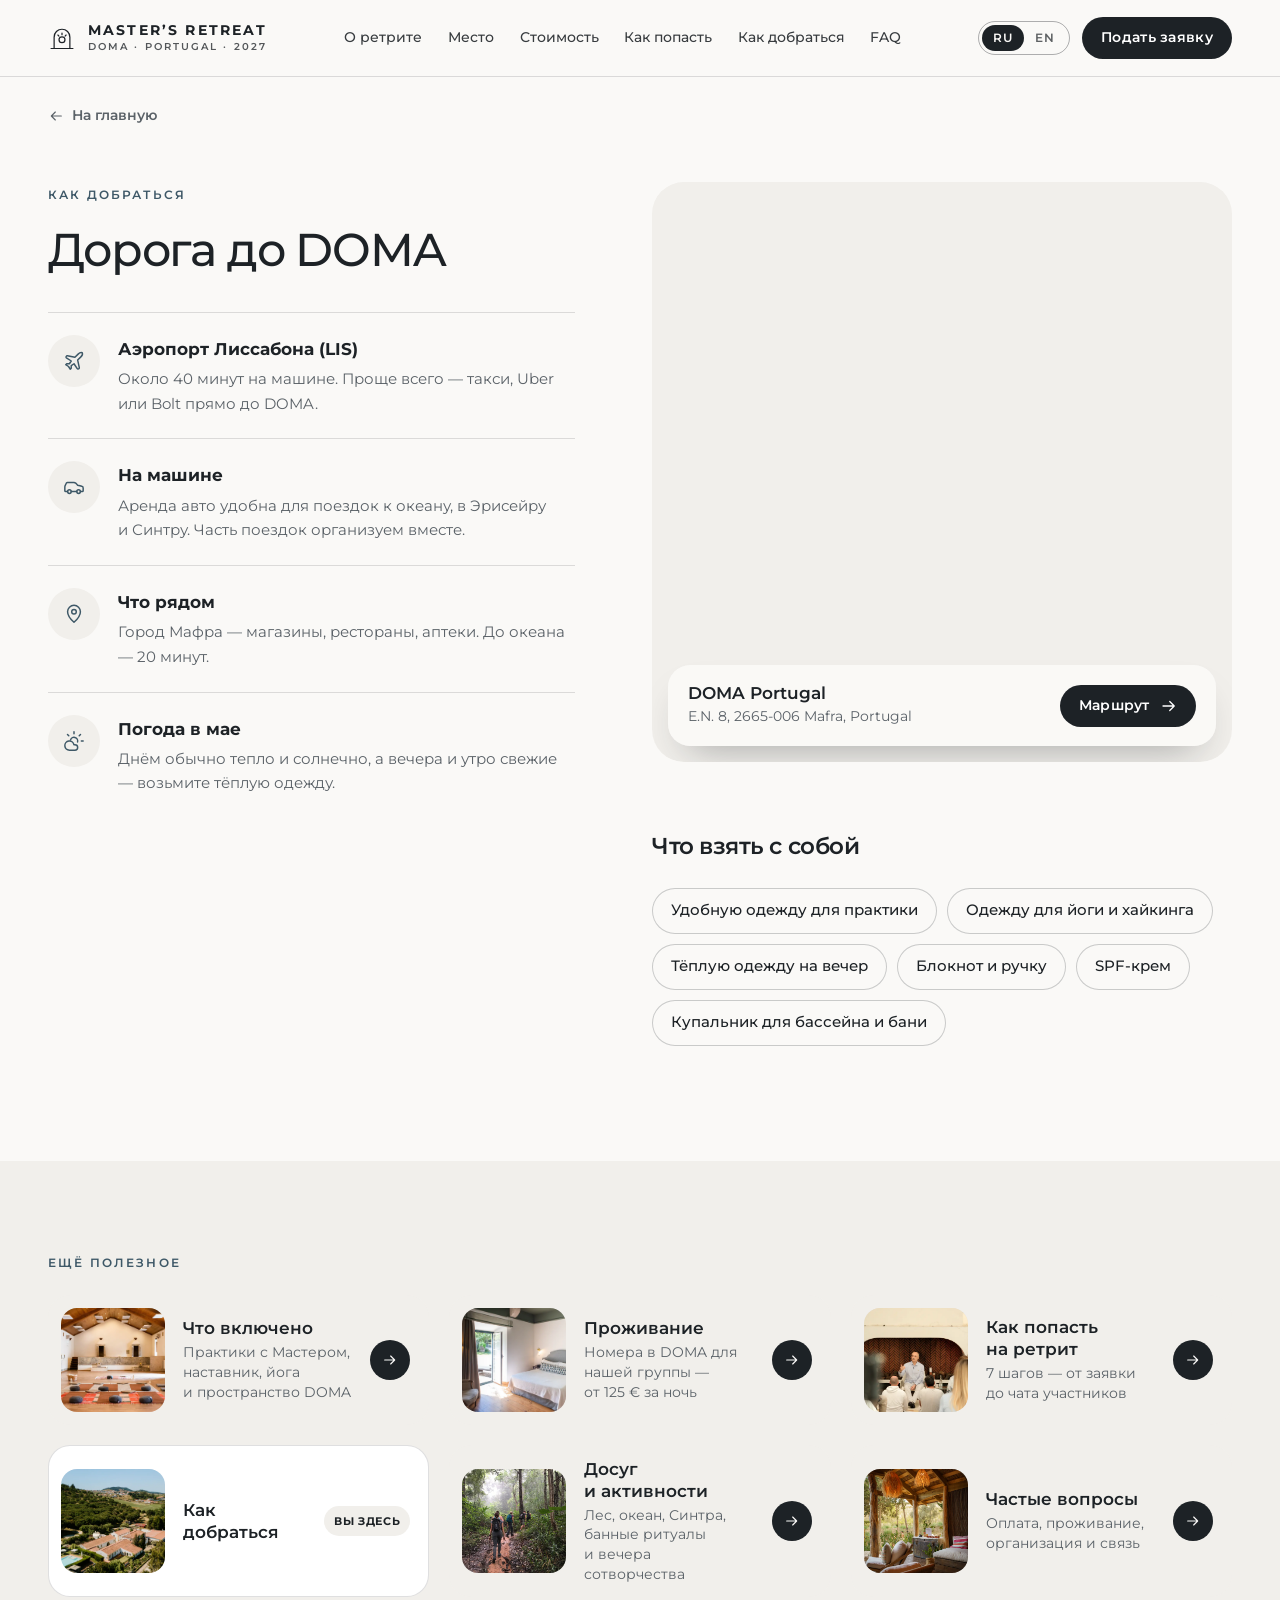
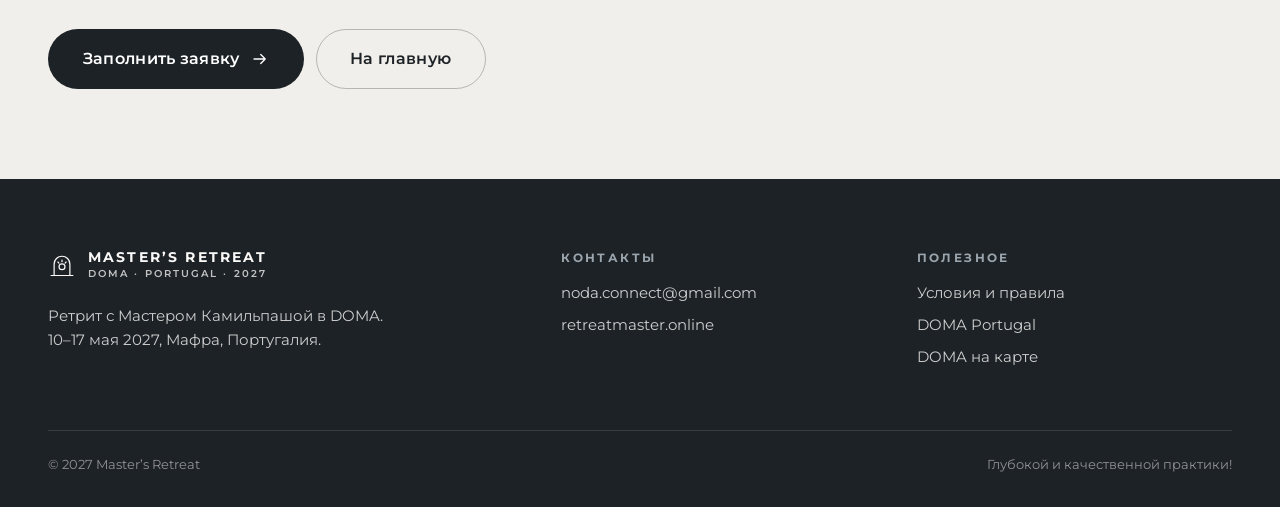
<file: travel.html>
<!doctype html>
<html lang="ru" data-lang="ru">
<head>
  <meta charset="utf-8">
  <meta name="viewport" content="width=device-width, initial-scale=1, viewport-fit=cover">
  <title>Как добраться до DOMA · Ретрит с Мастером · 10–17 мая 2027</title>
  <meta name="description" content="Восемь дней утренних и вечерних медитаций с Мастером Камильпашой в DOMA — сосновый лес в 30 минутах от Лиссабона и в 20 минутах от океана. 10–17 мая 2027.">
  <meta name="theme-color" content="#1d2226">

  <meta property="og:type" content="website">
  <meta property="og:title" content="Ретрит с Мастером Камильпашой в DOMA · 10–17 мая 2027">
  <meta property="og:description" content="Восемь дней медитаций с Мастером в DOMA — под Лиссабоном, среди соснового леса, в 20 минутах от океана.">
  <meta property="og:image" content="https://portugal.retreatmaster.online/assets/img/og-hall.jpg">
  <meta property="og:url" content="https://portugal.retreatmaster.online/travel.html">
  <meta name="twitter:card" content="summary_large_image">

  <link rel="icon" href="data:image/svg+xml,%3Csvg xmlns='http://www.w3.org/2000/svg' viewBox='0 0 32 32'%3E%3Crect width='32' height='32' rx='8' fill='%231d2226'/%3E%3Cpath d='M9 26V15a7 7 0 0 1 14 0v11' fill='none' stroke='%23f7f2ea' stroke-width='2'/%3E%3Ccircle cx='16' cy='17' r='3' fill='%23f7f2ea'/%3E%3C/svg%3E">

  <link rel="preconnect" href="https://fonts.googleapis.com">
  <link rel="preconnect" href="https://fonts.gstatic.com" crossorigin>
  <link href="https://fonts.googleapis.com/css2?family=Montserrat:ital,wght@0,300;0,400;0,500;0,600;0,700;1,300;1,400&display=swap" rel="stylesheet">

  <link rel="stylesheet" href="assets/css/styles.css">
  <link rel="stylesheet" href="assets/css/theme-portugal.css">

  <!-- Pick the language before first paint: ?lang=en → saved choice → Russian -->
  <script>
    (function () {
      var d = document.documentElement, l = null;
      d.classList.add('js');
      try { l = new URLSearchParams(location.search).get('lang') || localStorage.getItem('lang'); } catch (e) {}
      if (l === 'en' || l === 'ru') { d.setAttribute('data-lang', l); d.setAttribute('lang', l); }
    })();
  </script>
</head>

<body class="subpage" data-title-ru="Как добраться до DOMA · Ретрит с Мастером · 10–17 мая 2027" data-title-en="Getting to DOMA · Retreat with the Master · 10–17 May 2027">
  <svg class="icon-sprite" xmlns="http://www.w3.org/2000/svg" aria-hidden="true">
    <symbol id="i-logo" viewBox="0 0 32 32" fill="none" stroke="currentColor" stroke-width="1.4" stroke-linecap="round">
      <path d="M7 28V15a9 9 0 0 1 18 0v13"/><path d="M3.5 28h25"/><circle cx="16" cy="18" r="3.4"/><path d="M16 10.4v1.8M11.3 12.6l1.2 1.2M20.7 12.6l-1.2 1.2"/>
    </symbol>
    <symbol id="i-arrow" viewBox="0 0 24 24" fill="none" stroke="currentColor" stroke-width="1.7" stroke-linecap="round" stroke-linejoin="round">
      <path d="M4 12h15M13 6l6 6-6 6"/>
    </symbol>
    <symbol id="i-spark" viewBox="0 0 24 24" fill="currentColor">
      <path d="M12 2.5c.7 5 4.5 8.8 9.5 9.5-5 .7-8.8 4.5-9.5 9.5-.7-5-4.5-8.8-9.5-9.5 5-.7 8.8-4.5 9.5-9.5z"/>
    </symbol>
    <symbol id="i-check" viewBox="0 0 24 24" fill="none" stroke="currentColor" stroke-width="1.8" stroke-linecap="round" stroke-linejoin="round">
      <path d="M5 12.5l4.5 4.5L19 7.5"/>
    </symbol>
    <symbol id="i-sun" viewBox="0 0 24 24" fill="none" stroke="currentColor" stroke-width="1.6" stroke-linecap="round">
      <circle cx="12" cy="12" r="4"/><path d="M12 2.5v2M12 19.5v2M4.6 4.6 6 6M18 18l1.4 1.4M2.5 12h2M19.5 12h2M4.6 19.4 6 18M18 6l1.4-1.4"/>
    </symbol>
    <symbol id="i-moon" viewBox="0 0 24 24" fill="none" stroke="currentColor" stroke-width="1.6" stroke-linejoin="round">
      <path d="M20 14.5A8.5 8.5 0 1 1 9.5 4a6.6 6.6 0 0 0 10.5 10.5z"/>
    </symbol>
    <symbol id="i-plane" viewBox="0 0 24 24" fill="none" stroke="currentColor" stroke-width="1.6" stroke-linecap="round" stroke-linejoin="round">
      <path d="M17.8 19.2 16 11l3.5-3.5C21 6 21.5 4 21 3c-1-.5-3 0-4.5 1.5L13 8 4.8 6.2c-.5-.1-.9.1-1.1.5l-.3.5c-.2.5-.1 1 .3 1.3L9 12l-2 3H4l-1 1 3 2 2 3 1-1v-3l3-2 3.5 5.3c.3.4.8.5 1.3.3l.5-.2c.4-.3.6-.7.5-1.2z"/>
    </symbol>
    <symbol id="i-car" viewBox="0 0 24 24" fill="none" stroke="currentColor" stroke-width="1.6" stroke-linecap="round" stroke-linejoin="round">
      <path d="M19 17h2c.6 0 1-.4 1-1v-3c0-.9-.7-1.7-1.5-1.9C18.7 10.6 16 10 16 10s-1.3-1.4-2.2-2.3c-.5-.4-1.1-.7-1.8-.7H5c-.6 0-1.1.4-1.4.9l-1.4 2.9A3.7 3.7 0 0 0 2 12v4c0 .6.4 1 1 1h2"/><circle cx="7" cy="17" r="2"/><path d="M9 17h6"/><circle cx="17" cy="17" r="2"/>
    </symbol>
    <symbol id="i-pin" viewBox="0 0 24 24" fill="none" stroke="currentColor" stroke-width="1.6" stroke-linejoin="round">
      <path d="M12 21s-7-6.2-7-11.5a7 7 0 0 1 14 0C19 14.8 12 21 12 21z"/><circle cx="12" cy="9.5" r="2.5"/>
    </symbol>
    <symbol id="i-weather" viewBox="0 0 24 24" fill="none" stroke="currentColor" stroke-width="1.6" stroke-linecap="round" stroke-linejoin="round">
      <path d="M12 2v2M4.9 4.9l1.4 1.4M20 12h2M19.1 4.9l-1.4 1.4"/><path d="M15.9 13A4 4 0 0 0 8.1 11"/><path d="M13 22H7a5 5 0 1 1 4.9-6H13a3 3 0 0 1 0 6z"/>
    </symbol>
    <symbol id="i-bag" viewBox="0 0 24 24" fill="none" stroke="currentColor" stroke-width="1.6" stroke-linejoin="round">
      <rect x="3.5" y="7" width="17" height="13" rx="2.5"/><path d="M8.5 7V5.5A2.5 2.5 0 0 1 11 3h2a2.5 2.5 0 0 1 2.5 2.5V7"/>
    </symbol>
  </svg>

  <a class="skip-link" href="#main"><span lang="ru">К содержанию</span><span lang="en">Skip to content</span></a>

  <!-- ===================== HEADER ===================== -->
  <header class="header header--solid" id="top">
    <div class="container header__inner">
      <a class="brand" href="index.html" aria-label="Master's Retreat · DOMA">
        <svg aria-hidden="true"><use href="#i-logo"/></svg>
        <span>
          <span class="brand__name">Master’s Retreat</span>
          <span class="brand__sub">DOMA · Portugal · 2027</span>
        </span>
      </a>

      <nav class="nav" aria-label="Main">
        <a href="index.html#about"><span lang="ru">О ретрите</span><span lang="en">About</span></a>
        <a href="index.html#place"><span lang="ru">Место</span><span lang="en">Venue</span></a>
        <a href="index.html#pricing"><span lang="ru">Стоимость</span><span lang="en">Pricing</span></a>
        <a href="join.html"><span lang="ru">Как попасть</span><span lang="en">How to join</span></a>
        <a href="travel.html"><span lang="ru">Как добраться</span><span lang="en">Getting there</span></a>
        <a href="faq.html">FAQ</a>
      </nav>

      <div class="header__actions">
        <div class="lang" role="group" aria-label="Language">
          <button type="button" data-set-lang="ru" aria-pressed="true">RU</button>
          <button type="button" data-set-lang="en" aria-pressed="false">EN</button>
        </div>
        <a class="btn btn--apply" href="apply.html">
          <span lang="ru">Подать заявку</span><span lang="en">Apply</span>
        </a>
        <button class="burger" type="button" aria-label="Menu" aria-controls="menu" aria-expanded="false"><span></span></button>
      </div>
    </div>
  </header>

  <!-- Mobile menu -->
  <div class="menu" id="menu" aria-hidden="true">
    <div class="menu__top">
      <span class="brand">
        <svg aria-hidden="true"><use href="#i-logo"/></svg>
        <span><span class="brand__name">Master’s Retreat</span><span class="brand__sub">DOMA · Portugal · 2027</span></span>
      </span>
      <button class="menu__close" type="button" aria-label="Close">×</button>
    </div>
    <nav aria-label="Mobile">
      <a href="index.html#about"><span lang="ru">О ретрите</span><span lang="en">About</span></a>
      <a href="included.html"><span lang="ru">Что включено</span><span lang="en">What’s included</span></a>
      <a href="index.html#schedule"><span lang="ru">Расписание</span><span lang="en">Schedule</span></a>
      <a href="index.html#place"><span lang="ru">Место</span><span lang="en">Venue</span></a>
      <a href="stay.html"><span lang="ru">Проживание</span><span lang="en">Accommodation</span></a>
      <a href="index.html#pricing"><span lang="ru">Стоимость</span><span lang="en">Pricing</span></a>
      <a href="join.html"><span lang="ru">Как попасть на&nbsp;ретрит</span><span lang="en">How to join</span></a>
      <a href="travel.html"><span lang="ru">Как добраться</span><span lang="en">Getting there</span></a>
      <a href="activities.html"><span lang="ru">Досуг и&nbsp;активности</span><span lang="en">Leisure &amp; activities</span></a>
      <a href="faq.html"><span lang="ru">Частые вопросы</span><span lang="en">FAQ</span></a>
    </nav>
    <div class="lang" role="group" aria-label="Language">
      <button type="button" data-set-lang="ru" aria-pressed="true">RU</button>
      <button type="button" data-set-lang="en" aria-pressed="false">EN</button>
    </div>
    <a class="btn btn--lg btn--light" href="apply.html">
      <span lang="ru">Заполнить заявку</span><span lang="en">Fill in the application</span>
      <svg aria-hidden="true"><use href="#i-arrow"/></svg>
    </a>
  </div>

  <main id="main">
    <div class="container subpage__back"><a class="link-back" href="index.html"><svg aria-hidden="true"><use href="#i-arrow"/></svg><span lang="ru">На главную</span><span lang="en">Back to the main page</span></a></div>
    <!-- ===================== TRAVEL ===================== -->
    <section class="section travel" id="travel">
      <div class="container travel__grid">
        <div>
          <p class="kicker reveal"><span lang="ru">Как добраться</span><span lang="en">Getting there</span></p>
          <h1 class="h2 reveal" data-delay="1">
            <span lang="ru">Дорога <em>до&nbsp;DOMA</em></span>
            <span lang="en">The way <em>to DOMA</em></span>
          </h1>

          <ul class="travel__list">
            <li class="reveal">
              <span class="ico"><svg aria-hidden="true"><use href="#i-plane"/></svg></span>
              <div>
                <b><span lang="ru">Аэропорт Лиссабона (LIS)</span><span lang="en">Lisbon Airport (LIS)</span></b>
                <p><span lang="ru">Около 40&nbsp;минут на&nbsp;машине. Проще всего — такси, Uber или Bolt прямо до&nbsp;DOMA.</span><span lang="en">About 40 minutes by car. A taxi, Uber or Bolt straight to DOMA is the easiest option.</span></p>
              </div>
            </li>
            <li class="reveal">
              <span class="ico"><svg aria-hidden="true"><use href="#i-car"/></svg></span>
              <div>
                <b><span lang="ru">На&nbsp;машине</span><span lang="en">By car</span></b>
                <p><span lang="ru">Аренда авто удобна для поездок к&nbsp;океану, в&nbsp;Эрисейру и&nbsp;Синтру. Часть поездок организуем вместе.</span><span lang="en">A rental car makes trips to the ocean, Ericeira and Sintra easy. Some outings we’ll organise together.</span></p>
              </div>
            </li>
            <li class="reveal">
              <span class="ico"><svg aria-hidden="true"><use href="#i-pin"/></svg></span>
              <div>
                <b><span lang="ru">Что рядом</span><span lang="en">Nearby</span></b>
                <p><span lang="ru">Город Мафра — магазины, рестораны, аптеки. До&nbsp;океана — 20&nbsp;минут.</span><span lang="en">The town of Mafra has shops, restaurants and pharmacies. The ocean is 20 minutes away.</span></p>
              </div>
            </li>
            <li class="reveal">
              <span class="ico"><svg aria-hidden="true"><use href="#i-weather"/></svg></span>
              <div>
                <b><span lang="ru">Погода в&nbsp;мае</span><span lang="en">May weather</span></b>
                <p><span lang="ru">Днём обычно тепло и&nbsp;солнечно, а&nbsp;вечера и&nbsp;утро свежие — возьмите тёплую одежду.</span><span lang="en">Days are usually warm and sunny, while mornings and evenings are fresh — bring something warm.</span></p>
              </div>
            </li>
          </ul>
        </div>

        <div class="reveal" data-delay="1">
          <div class="map">
            <iframe title="DOMA Portugal — map" src="https://www.google.com/maps?q=38.987736,-9.2760824&amp;hl=ru&amp;z=11&amp;output=embed" loading="lazy" referrerpolicy="no-referrer-when-downgrade"></iframe>
            <div class="map__card">
              <div>
                <b>DOMA Portugal</b>
                <span>E.N. 8, 2665-006 Mafra, Portugal</span>
              </div>
              <a class="btn btn--sm" href="https://maps.app.goo.gl/SdGt8GnbNmLdWvL58" target="_blank" rel="noopener">
                <span lang="ru">Маршрут</span><span lang="en">Directions</span>
                <svg aria-hidden="true"><use href="#i-arrow"/></svg>
              </a>
            </div>
          </div>

          <div class="pack">
            <h3><span lang="ru">Что взять с&nbsp;собой</span><span lang="en">What to bring</span></h3>
            <ul class="chips">
              <li><span lang="ru">Удобную одежду для практики</span><span lang="en">Comfortable clothes for practice</span></li>
              <li><span lang="ru">Одежду для йоги и&nbsp;хайкинга</span><span lang="en">Yoga and hiking wear</span></li>
              <li><span lang="ru">Тёплую одежду на&nbsp;вечер</span><span lang="en">Something warm for the evening</span></li>
              <li><span lang="ru">Блокнот и&nbsp;ручку</span><span lang="en">Notebook and pen</span></li>
              <li><span lang="ru">SPF-крем</span><span lang="en">Sunscreen</span></li>
              <li><span lang="ru">Купальник для бассейна и&nbsp;бани</span><span lang="en">Swimwear for the pool and bathhouse</span></li>
            </ul>
          </div>
        </div>
      </div>
    </section>


    <!-- ===================== MORE ===================== -->
    <section class="section more">
      <div class="container">
        <p class="kicker"><span lang="ru">Ещё полезное</span><span lang="en">More useful info</span></p>
        <div class="guide-cards">
          <a class="guide-card reveal" href="included.html">
            <span class="guide-card__img"><img src="assets/img/hall-800.webp" width="800" height="535" loading="lazy" alt="" style="object-position:50% 50%"></span>
            <span class="guide-card__body">
              <b><span lang="ru">Что включено</span><span lang="en">What’s included</span></b>
              <span class="guide-card__text"><span lang="ru">Практики с&nbsp;Мастером, наставник, йога и&nbsp;пространство DOMA</span><span lang="en">Sessions with the Master, a mentor, yoga and the spaces of DOMA</span></span>
            </span>
            <span class="guide-card__arrow" aria-hidden="true"><svg><use href="#i-arrow"/></svg></span>
          </a>
          <a class="guide-card reveal" href="stay.html">
            <span class="guide-card__img"><img src="assets/img/room-historic-800.webp" width="800" height="535" loading="lazy" alt="" style="object-position:50% 50%"></span>
            <span class="guide-card__body">
              <b><span lang="ru">Проживание</span><span lang="en">Accommodation</span></b>
              <span class="guide-card__text"><span lang="ru">Номера в&nbsp;DOMA для нашей группы — от&nbsp;125&nbsp;€ за&nbsp;ночь</span><span lang="en">Rooms at DOMA for our group — from €125 a night</span></span>
            </span>
            <span class="guide-card__arrow" aria-hidden="true"><svg><use href="#i-arrow"/></svg></span>
          </a>
          <a class="guide-card reveal" href="join.html">
            <span class="guide-card__img"><img src="assets/img/retreat/02.webp" width="700" height="1050" loading="lazy" alt="" style="object-position:50% 40%"></span>
            <span class="guide-card__body">
              <b><span lang="ru">Как попасть на&nbsp;ретрит</span><span lang="en">How to join</span></b>
              <span class="guide-card__text"><span lang="ru">7 шагов — от&nbsp;заявки до&nbsp;чата участников</span><span lang="en">7 steps — from the application to the participants’ chat</span></span>
            </span>
            <span class="guide-card__arrow" aria-hidden="true"><svg><use href="#i-arrow"/></svg></span>
          </a>
          <span class="guide-card guide-card--current" aria-current="page">
            <span class="guide-card__img"><img src="assets/img/aerial-800.webp" width="800" height="534" loading="lazy" alt="" style="object-position:50% 50%"></span>
            <span class="guide-card__body">
              <b><span lang="ru">Как добраться</span><span lang="en">Getting there</span></b>
              <span class="guide-card__text"><span lang="ru">Аэропорт, дорога до&nbsp;DOMA, карта и&nbsp;что взять с&nbsp;собой</span><span lang="en">Airport, the road to DOMA, map and what to bring</span></span>
            </span>
            <span class="guide-card__here"><span lang="ru">Вы здесь</span><span lang="en">You are here</span></span>
          </span>
          <a class="guide-card reveal" href="activities.html">
            <span class="guide-card__img"><img src="assets/img/hiking.webp" width="1000" height="750" loading="lazy" alt="" style="object-position:50% 50%"></span>
            <span class="guide-card__body">
              <b><span lang="ru">Досуг и&nbsp;активности</span><span lang="en">Leisure & activities</span></b>
              <span class="guide-card__text"><span lang="ru">Лес, океан, Синтра, банные ритуалы и&nbsp;вечера сотворчества</span><span lang="en">Forest, ocean, Sintra, bath rituals and evenings of co-creation</span></span>
            </span>
            <span class="guide-card__arrow" aria-hidden="true"><svg><use href="#i-arrow"/></svg></span>
          </a>
          <a class="guide-card reveal" href="faq.html">
            <span class="guide-card__img"><img src="assets/img/pergola-800.webp" width="800" height="1200" loading="lazy" alt="" style="object-position:50% 45%"></span>
            <span class="guide-card__body">
              <b><span lang="ru">Частые вопросы</span><span lang="en">FAQ</span></b>
              <span class="guide-card__text"><span lang="ru">Оплата, проживание, организация и&nbsp;связь</span><span lang="en">Payment, accommodation, organisation and contact</span></span>
            </span>
            <span class="guide-card__arrow" aria-hidden="true"><svg><use href="#i-arrow"/></svg></span>
          </a>
        </div>
        <div class="more__cta">
          <a class="btn btn--lg" href="apply.html"><span lang="ru">Заполнить заявку</span><span lang="en">Fill in the application</span><svg aria-hidden="true"><use href="#i-arrow"/></svg></a>
          <a class="btn btn--lg btn--outline" href="index.html"><span lang="ru">На главную</span><span lang="en">Main page</span></a>
        </div>
      </div>
    </section>
  </main>

  <!-- ===================== FOOTER ===================== -->
  <footer class="footer">
    <div class="container">
      <div class="footer__grid">
        <div>
          <a class="brand" href="index.html">
            <svg aria-hidden="true"><use href="#i-logo"/></svg>
            <span><span class="brand__name">Master’s Retreat</span><span class="brand__sub">DOMA · Portugal · 2027</span></span>
          </a>
          <p class="footer__about">
            <span lang="ru">Ретрит с&nbsp;Мастером Камильпашой в&nbsp;DOMA. 10–17 мая 2027, Мафра, Португалия.</span>
            <span lang="en">Retreat with Master Kamilpasha at DOMA. 10–17 May 2027, Mafra, Portugal.</span>
          </p>
        </div>
        <div>
          <h4><span lang="ru">Контакты</span><span lang="en">Contact</span></h4>
          <ul>
            <li><a href="mailto:noda.connect@gmail.com">noda.connect@gmail.com</a></li>
            <li><a href="https://www.retreatmaster.online" target="_blank" rel="noopener">retreatmaster.online</a></li>
          </ul>
        </div>
        <div>
          <h4><span lang="ru">Полезное</span><span lang="en">Useful</span></h4>
          <ul>
            <li><a href="terms.html"><span lang="ru">Условия и&nbsp;правила</span><span lang="en">Terms and Rules</span></a></li>
            <li><a href="https://doma.pt/" target="_blank" rel="noopener">DOMA Portugal</a></li>
            <li><a href="https://maps.app.goo.gl/SdGt8GnbNmLdWvL58" target="_blank" rel="noopener"><span lang="ru">DOMA на&nbsp;карте</span><span lang="en">DOMA on the map</span></a></li>
          </ul>
        </div>
      </div>
      <div class="footer__bottom">
        <span>© 2027 Master’s Retreat</span>
        <span lang="ru">Глубокой и&nbsp;качественной практики!</span><span lang="en">Deep and true practice to you!</span>
      </div>
    </div>
  </footer>

  <script src="assets/js/main.js" defer></script>
</body>
</html>
</file>
<file: assets/css/styles.css>
/* ==========================================================================
   Master's Retreat · DOMA · 9–17 May 2027
   Palette taken from the DOMA pergola photo: warm wood, terracotta,
   olive, dried grass and linen.
   ========================================================================== */

:root {
  --cream: #f7f2ea;
  --linen: #efe6d8;
  --sand: #e4d6c0;
  --straw: #cfb68e;
  --wood: #a57b52;
  --accent: #7d6036;
  --accent-dark: #634b29;
  --accent-soft: #b89562;
  --peach: #e8dcc6;
  --olive: #6c7351;
  --forest: #2d3226;
  --forest-2: #363c2e;
  --ink: #2a231d;
  --ink-soft: #5e5247;
  --line: rgba(var(--ink-rgb), 0.14);
  --line-light: rgba(var(--cream-rgb), 0.18);

  /* rgb triplets for translucent shades + a few fixed tones — a theme overrides them together with the colours */
  --ink-rgb: 42, 35, 29;
  --ink-soft-rgb: 94, 82, 71;
  --cream-rgb: 247, 242, 234;
  --linen-rgb: 239, 230, 216;
  --peach-rgb: 241, 214, 180;
  --accent-rgb: 125, 96, 54;
  --forest-rgb: 45, 50, 38;
  --shade-rgb: 20, 15, 10;
  --hero-bg: #23261d;
  --hero-panel: #171a13;
  --btn-hover: #1c2018;

  --font-display: "Montserrat", system-ui, -apple-system, "Segoe UI", Roboto, sans-serif;
  --font-body: "Montserrat", system-ui, -apple-system, "Segoe UI", Roboto, sans-serif;

  --container: 1240px;
  --gutter: clamp(20px, 4vw, 48px);
  --section-y: clamp(88px, 11vw, 168px);
  --radius: 22px;
  --radius-lg: 32px;
  --ease: cubic-bezier(0.22, 0.61, 0.36, 1);
  --header-h: 76px;
}

/* ---------- Language switching ---------- */
html[data-lang="ru"] body [lang="en"],
html[data-lang="en"] body [lang="ru"] {
  display: none !important;
}

/* ---------- Base ---------- */
*,
*::before,
*::after { box-sizing: border-box; }

html {
  -webkit-text-size-adjust: 100%;
  scroll-behavior: smooth;
  scroll-padding-top: calc(var(--header-h) + 8px);
}

body {
  margin: 0;
  background: var(--cream);
  color: var(--ink);
  font-family: var(--font-body);
  font-size: clamp(15px, 1vw, 16.5px);
  line-height: 1.65;
  -webkit-font-smoothing: antialiased;
  text-rendering: optimizeLegibility;
  overflow-x: hidden;
}
@supports (overflow: clip) {
  html, body { overflow-x: clip; }
}

img, video, svg { display: block; max-width: 100%; }
a { color: inherit; }
p { margin: 0 0 1em; }
p:last-child { margin-bottom: 0; }
ul, ol { margin: 0; padding: 0; }

h1, h2, h3, h4 {
  margin: 0;
  font-family: var(--font-display);
  font-weight: 600;
  line-height: 1.1;
  letter-spacing: -0.02em;
}

em { font-style: italic; }
h1 em, h2 em, h3 em { font-style: normal; font-weight: 300; }

::selection { background: var(--forest); color: var(--cream); }

:focus-visible {
  outline: 2px solid var(--accent);
  outline-offset: 3px;
  border-radius: 6px;
}

.skip-link {
  position: absolute;
  left: 12px;
  top: -60px;
  z-index: 100;
  padding: 10px 16px;
  border-radius: 999px;
  background: var(--ink);
  color: var(--cream);
  text-decoration: none;
}
.skip-link:focus { top: 12px; }

.visually-hidden {
  position: absolute !important;
  width: 1px; height: 1px;
  overflow: hidden;
  clip: rect(0 0 0 0);
  white-space: nowrap;
}

.icon-sprite { display: none; }

/* Film-grain texture over the whole page (desktop only, cheap) */
@media (hover: hover) and (min-width: 900px) {
  body::after {
    content: "";
    position: fixed;
    inset: 0;
    z-index: 90;
    pointer-events: none;
    opacity: 0.06;
    background-image: url("data:image/svg+xml,%3Csvg xmlns='http://www.w3.org/2000/svg' width='160' height='160'%3E%3Cfilter id='n'%3E%3CfeTurbulence type='fractalNoise' baseFrequency='.85' numOctaves='3' stitchTiles='stitch'/%3E%3CfeColorMatrix values='0 0 0 0 0.16 0 0 0 0 0.13 0 0 0 0 0.1 0 0 0 1 0'/%3E%3C/filter%3E%3Crect width='100%25' height='100%25' filter='url(%23n)'/%3E%3C/svg%3E");
  }
}

.container {
  width: 100%;
  max-width: calc(var(--container) + var(--gutter) * 2);
  margin-inline: auto;
  padding-inline: var(--gutter);
}

.section { padding-block: var(--section-y); position: relative; }

/* ---------- Typography helpers ---------- */
.kicker {
  display: inline-flex;
  align-items: center;
  gap: 12px;
  margin: 0;
  color: var(--accent);
  font: 600 12px/1.2 var(--font-body);
  letter-spacing: 0.2em;
  text-transform: uppercase;
}
.kicker::before {
  content: "";
  width: 28px;
  height: 1px;
  background: currentColor;
}

.h2 {
  margin-top: 18px;
  font-size: clamp(28px, 3.6vw, 52px);
  max-width: 20ch;
}
.h2 em { color: var(--accent); }

.lead {
  color: var(--ink-soft);
  font-size: clamp(17px, 1.35vw, 20px);
  line-height: 1.6;
  max-width: 60ch;
}

.section-head {
  display: grid;
  grid-template-columns: minmax(0, 1fr) minmax(0, 440px);
  align-items: end;
  gap: 28px 64px;
  margin-bottom: clamp(40px, 6vw, 80px);
}

.note {
  margin-top: 28px;
  color: var(--ink-soft);
  font-size: 14px;
}

/* ---------- Buttons ---------- */
.btn {
  --bg: var(--forest);
  --fg: var(--cream);
  --bd: transparent;
  display: inline-flex;
  align-items: center;
  justify-content: center;
  gap: 0.7em;
  padding: 1.05em 1.65em;
  border: 1px solid var(--bd);
  border-radius: 999px;
  background: var(--bg);
  color: var(--fg);
  font: 600 15px/1.1 var(--font-body);
  letter-spacing: 0.02em;
  text-decoration: none;
  white-space: nowrap;
  cursor: pointer;
  transition: transform 0.35s var(--ease), background-color 0.35s var(--ease),
    color 0.35s var(--ease), border-color 0.35s var(--ease);
}
.btn svg { width: 18px; height: 18px; flex: none; transition: transform 0.35s var(--ease); }
.btn:hover { transform: translateY(-2px); background: var(--btn-hover); }
.btn:hover svg { transform: translateX(4px); }

.btn--ghost { --bg: transparent; --bd: rgba(var(--cream-rgb), 0.55); }
.btn--ghost:hover { background: rgba(var(--cream-rgb), 0.14); }

.btn--outline { --bg: transparent; --fg: var(--ink); --bd: rgba(var(--ink-rgb), 0.28); }
.btn--outline:hover { background: var(--ink); color: var(--cream); }

.btn--light { --bg: var(--cream); --fg: var(--ink); }
.btn--light:hover { background: var(--peach); }

.btn--lg { padding: 1.25em 2.1em; font-size: 16px; }
.btn--sm { padding: 0.8em 1.25em; font-size: 14px; }

.link-arrow {
  display: inline-flex;
  align-items: center;
  gap: 8px;
  font-weight: 600;
  text-decoration: none;
  border-bottom: 1px solid currentColor;
  padding-bottom: 2px;
}
.link-arrow svg { width: 16px; height: 16px; transition: transform 0.3s var(--ease); }
.link-arrow:hover svg { transform: translateX(4px); }

/* ---------- Header ---------- */
.header {
  --h-fg: var(--cream);
  --h-contrast: var(--ink);
  position: fixed;
  inset: 0 0 auto;
  z-index: 50;
  height: var(--header-h);
  display: flex;
  align-items: center;
  color: var(--h-fg);
  transition: background-color 0.4s var(--ease), box-shadow 0.4s var(--ease), color 0.4s var(--ease);
}
.header.is-scrolled {
  --h-fg: var(--ink);
  --h-contrast: var(--cream);
  background: rgba(var(--cream-rgb), 0.88);
  -webkit-backdrop-filter: saturate(1.4) blur(14px);
  backdrop-filter: saturate(1.4) blur(14px);
  box-shadow: 0 1px 0 var(--line);
}
.header__inner {
  display: flex;
  align-items: center;
  justify-content: space-between;
  gap: 24px;
}

.brand {
  display: inline-flex;
  align-items: center;
  gap: 12px;
  text-decoration: none;
  line-height: 1;
}
.brand svg { width: 30px; height: 30px; flex: none; }
.brand__name {
  display: block;
  font-size: 13.5px;
  font-weight: 700;
  letter-spacing: 0.16em;
  text-transform: uppercase;
}
.brand__sub {
  display: block;
  margin-top: 5px;
  font-size: 9.5px;
  font-weight: 600;
  letter-spacing: 0.22em;
  text-transform: uppercase;
  opacity: 0.75;
}

.nav { display: flex; gap: clamp(16px, 2vw, 30px); }
.nav a {
  position: relative;
  font-size: 14px;
  font-weight: 500;
  text-decoration: none;
  opacity: 0.88;
}
.nav a::after {
  content: "";
  position: absolute;
  left: 0; right: 0; bottom: -6px;
  height: 1px;
  background: currentColor;
  transform: scaleX(0);
  transform-origin: left;
  transition: transform 0.35s var(--ease);
}
.nav a:hover { opacity: 1; }
.nav a:hover::after { transform: scaleX(1); }

.header__actions { display: flex; align-items: center; gap: 12px; }

.lang {
  display: inline-flex;
  padding: 3px;
  border: 1px solid color-mix(in srgb, var(--h-fg) 35%, transparent);
  border-radius: 999px;
}
.lang button {
  appearance: none;
  border: 0;
  background: transparent;
  color: inherit;
  cursor: pointer;
  padding: 7px 11px;
  border-radius: 999px;
  font: 600 12px/1 var(--font-body);
  letter-spacing: 0.08em;
  opacity: 0.7;
  transition: background-color 0.3s, color 0.3s, opacity 0.3s;
}
.lang button[aria-pressed="true"] {
  background: var(--h-fg);
  color: var(--h-contrast);
  opacity: 1;
}

.header .btn { --bg: var(--h-fg); --fg: var(--h-contrast); padding: 0.85em 1.3em; font-size: 14px; }
.header .btn:hover { background: var(--h-fg); opacity: 0.9; }

.burger {
  display: none;
  width: 44px;
  height: 44px;
  border: 1px solid color-mix(in srgb, var(--h-fg) 35%, transparent);
  border-radius: 50%;
  background: transparent;
  color: inherit;
  cursor: pointer;
  align-items: center;
  justify-content: center;
}
.burger span,
.burger span::before {
  display: block;
  width: 16px;
  height: 1.5px;
  background: currentColor;
  position: relative;
}
.burger span { transform: translateY(-3px); }
.burger span::before { content: ""; position: absolute; top: 6px; }

/* Mobile menu */
.menu {
  position: fixed;
  inset: 0;
  z-index: 70;
  display: flex;
  flex-direction: column;
  padding: 24px var(--gutter) 32px;
  background: var(--forest);
  color: var(--cream);
  opacity: 0;
  visibility: hidden;
  transition: opacity 0.4s var(--ease), visibility 0.4s;
}
.menu.is-open { opacity: 1; visibility: visible; }
.menu__top { display: flex; justify-content: space-between; align-items: center; }
.menu__close {
  width: 44px; height: 44px;
  border-radius: 50%;
  border: 1px solid var(--line-light);
  background: transparent;
  color: inherit;
  font-size: 26px;
  line-height: 1;
  cursor: pointer;
}
.menu nav { display: flex; flex-direction: column; margin: auto 0; }
.menu nav a {
  padding: 6px 0;
  font-size: clamp(24px, 6.5vw, 32px);
  font-weight: 600;
  line-height: 1.3;
  text-decoration: none;
}
.menu .lang { --h-fg: var(--cream); --h-contrast: var(--ink); align-self: flex-start; margin-bottom: 20px; }

/* ---------- Hero ---------- */
.hero {
  position: relative;
  isolation: isolate;
  display: flex;
  align-items: flex-end;
  min-height: 100vh;
  min-height: 100svh;
  overflow: hidden;
  color: var(--cream);
  background: var(--hero-bg);
}
.hero__media { position: absolute; inset: 0; z-index: -2; }
.hero__media video,
.hero__media img {
  width: 100%;
  height: 100%;
  object-fit: cover;
}
.hero::before {
  content: "";
  position: absolute;
  inset: 0;
  z-index: -1;
  /* чёрный градиент поверх всего видео — для читаемости текста */
  background:
    linear-gradient(90deg, rgba(0, 0, 0, 0.62) 0%, rgba(0, 0, 0, 0.42) 40%, rgba(0, 0, 0, 0.22) 75%, rgba(0, 0, 0, 0.16) 100%),
    linear-gradient(180deg, rgba(0, 0, 0, 0.45) 0%, rgba(0, 0, 0, 0) 25%, rgba(0, 0, 0, 0) 55%, rgba(0, 0, 0, 0.75) 100%);
}
.hero__content {
  width: 100%;
  padding-top: calc(var(--header-h) + 28px);
  padding-bottom: clamp(24px, 3.5vw, 40px);
}
.hero__eyebrow {
  display: inline-flex;
  flex-wrap: wrap;
  align-items: center;
  gap: 10px 14px;
  margin: 0;
  font-size: 13px;
  font-weight: 600;
  letter-spacing: 0.16em;
  text-transform: uppercase;
}
.hero__eyebrow .dot { width: 5px; height: 5px; border-radius: 50%; background: var(--peach); }
.hero h1 {
  margin: 18px 0 22px;
  max-width: 13ch;
  font-size: clamp(36px, 5.4vw, 82px);
  line-height: 1.02;
  letter-spacing: -0.025em;
}
.hero h1 em { color: var(--peach); }
.hero__lead {
  max-width: 560px;
  color: rgba(var(--cream-rgb), 0.9);
  font-size: clamp(16px, 1.35vw, 19px);
}
.hero__actions { display: flex; flex-wrap: wrap; gap: 12px; margin-top: 30px; }
.hero__fine {
  margin-top: 16px;
  max-width: 640px;
  font-size: 12.5px;
  line-height: 1.5;
  opacity: 0.72;
}
.hero__fine a { text-underline-offset: 3px; }

.hero__facts {
  display: grid;
  grid-template-columns: repeat(3, minmax(0, 1fr));
  margin-top: clamp(32px, 4vw, 52px);
  border-top: 1px solid var(--line-light);
}
.fact { padding: 16px 20px 0 0; }
.fact + .fact { padding-left: 20px; border-left: 1px solid var(--line-light); }
.fact b {
  display: block;
  font-family: var(--font-display);
  font-size: clamp(20px, 2vw, 28px);
  font-weight: 600;
  line-height: 1.1;
}
.fact > span { display: block; margin-top: 6px; font-size: 13px; opacity: 0.78; line-height: 1.4; }


/* ---------- About ---------- */
.about__grid {
  display: grid;
  grid-template-columns: minmax(0, 1.05fr) minmax(0, 0.95fr);
  gap: clamp(48px, 7vw, 120px);
  align-items: center;
}
.about__quote {
  margin: 32px 0 28px;
  padding-left: 24px;
  border-left: 2px solid var(--accent-soft);
  font-size: clamp(18px, 1.5vw, 21px);
  font-style: italic;
  font-weight: 300;
  line-height: 1.55;
}
.about__text .lead + .lead { margin-top: 18px; }
.about__link { margin-top: 32px; }

.about__media { position: relative; padding-bottom: 70px; }
.arch {
  overflow: hidden;
  border-radius: 999px 999px var(--radius) var(--radius);
}
.about__main { aspect-ratio: 3 / 4; max-width: 460px; margin-left: auto; }
.about__main img { width: 100%; height: 100%; object-fit: cover; object-position: 50% 30%; }
.about__small {
  position: absolute;
  left: 0;
  bottom: 0;
  width: 52%;
  aspect-ratio: 3 / 2;
  overflow: hidden;
  border-radius: var(--radius);
  border: 8px solid var(--cream);
  box-shadow: 0 30px 60px -30px rgba(var(--ink-rgb), 0.45);
}
.about__small img { width: 100%; height: 100%; object-fit: cover; }
.about__caption {
  position: absolute;
  right: 0;
  bottom: 6px;
  max-width: 38%;
  text-align: right;
  font-size: 13px;
  color: var(--ink-soft);
}
.about__caption b { display: block; font-size: 16px; font-weight: 600; color: var(--ink); }

/* ---------- Cards (included) ---------- */
.included { background: var(--linen); }
.cards {
  display: grid;
  grid-template-columns: repeat(6, minmax(0, 1fr));
  gap: clamp(16px, 2vw, 28px);
}
.cards .card { grid-column: span 2; }
.cards .card:nth-child(n + 4) { grid-column: span 3; }
.cards .card:nth-child(n + 4) .card__img { aspect-ratio: 16 / 9; }
.card {
  overflow: hidden;
  border-radius: var(--radius);
  background: var(--cream);
}
.card__img { aspect-ratio: 5 / 4; overflow: hidden; }
.card__img img {
  width: 100%;
  height: 100%;
  object-fit: cover;
  transition: transform 1.2s var(--ease);
}
.card:hover .card__img img { transform: scale(1.05); }
.card__body { padding: 24px 26px 28px; }
.card__num {
  display: block;
  margin-bottom: 10px;
  color: var(--accent);
  font-size: 12px;
  font-weight: 700;
  letter-spacing: 0.16em;
}
.card h3 { margin-bottom: 8px; font-size: clamp(18px, 1.5vw, 21px); }
.card p { margin: 0; color: var(--ink-soft); font-size: 15.5px; }

/* ---------- Schedule ---------- */
.schedule { background: var(--forest); color: var(--cream); overflow: hidden; }
.schedule .kicker { color: var(--straw); }
.schedule .lead { color: rgba(var(--cream-rgb), 0.72); }
.days {
  display: grid;
  grid-template-columns: minmax(0, 1fr) minmax(0, 1.55fr) minmax(0, 1fr);
  gap: 20px;
  align-items: start;
}
.day {
  padding: clamp(24px, 2.6vw, 36px);
  border: 1px solid var(--line-light);
  border-radius: var(--radius);
}
.day--main { background: rgba(var(--cream-rgb), 0.05); }
.day__label {
  color: var(--straw);
  font-size: 12px;
  font-weight: 600;
  letter-spacing: 0.18em;
  text-transform: uppercase;
}
.day__date { margin-top: 10px; font-size: clamp(26px, 2.4vw, 34px); }
.timeline { list-style: none; margin-top: 22px; }
.timeline li {
  display: grid;
  grid-template-columns: 116px minmax(0, 1fr);
  gap: 14px;
  padding: 14px 0;
  border-top: 1px solid var(--line-light);
  font-size: 15.5px;
}
.timeline time { color: var(--peach); font-weight: 600; font-variant-numeric: tabular-nums; }
.timeline .hl { display: flex; align-items: center; gap: 10px; }
.timeline .hl svg { width: 18px; height: 18px; color: var(--peach); flex: none; }
.day__note { margin-top: 16px; font-size: 13.5px; color: rgba(var(--cream-rgb), 0.62); }
.schedule .note { color: rgba(var(--cream-rgb), 0.6); }

/* ---------- Place ---------- */
.place__grid {
  display: grid;
  grid-template-columns: minmax(0, 0.9fr) minmax(0, 1.1fr);
  gap: clamp(48px, 7vw, 120px);
  align-items: center;
}
.place__media { position: relative; }
.arch-frame {
  aspect-ratio: 4 / 5;
  max-width: 480px;
  overflow: hidden;
  border-radius: 999px 999px var(--radius) var(--radius);
  background: var(--sand);
}
.arch-frame video,
.arch-frame img { width: 100%; height: 100%; object-fit: cover; }
.badge {
  position: absolute;
  right: clamp(-10px, 2vw, 40px);
  bottom: 40px;
  width: 132px;
  height: 132px;
  border-radius: 50%;
  background: var(--forest);
  color: var(--cream);
  display: grid;
  place-items: center;
  overflow: hidden;
}
.badge svg.badge__ring { position: absolute; inset: 0; width: 100%; height: 100%; animation: spin 26s linear infinite; }
.badge__ring text { font: 600 10.5px var(--font-body); letter-spacing: 0.24em; fill: currentColor; }
.badge__mark { width: 34px; height: 34px; }
@keyframes spin { to { transform: rotate(360deg); } }

.features { list-style: none; margin-top: 36px; display: grid; grid-template-columns: repeat(2, minmax(0, 1fr)); gap: 0 32px; }
.features li {
  display: flex;
  gap: 14px;
  padding: 16px 0;
  border-top: 1px solid var(--line);
  font-size: 15.5px;
}
.features svg { width: 20px; height: 20px; flex: none; margin-top: 3px; color: var(--accent); }
.place__more { margin-top: 32px; }

.gallery { margin-top: clamp(64px, 8vw, 110px); }
.gallery__bar {
  display: flex;
  justify-content: space-between;
  align-items: center;
  gap: 16px;
  margin-bottom: 22px;
}
.gallery__title { font-size: clamp(20px, 1.8vw, 26px); }
.gallery__nav { display: flex; gap: 10px; }
.round-btn {
  width: 50px;
  height: 50px;
  display: grid;
  place-items: center;
  border-radius: 50%;
  border: 1px solid rgba(var(--ink-rgb), 0.25);
  background: transparent;
  color: var(--ink);
  cursor: pointer;
  transition: background-color 0.3s, color 0.3s;
}
.round-btn svg { width: 18px; height: 18px; }
.round-btn:hover { background: var(--ink); color: var(--cream); }
.round-btn--prev svg { transform: scaleX(-1); }

.gallery__track {
  display: flex;
  gap: 16px;
  overflow-x: auto;
  scroll-snap-type: x mandatory;
  scroll-padding-inline: var(--gutter);
  padding-inline: max(var(--gutter), calc((100vw - var(--container)) / 2));
  padding-bottom: 8px;
  scrollbar-width: none;
}
.gallery__track::-webkit-scrollbar { display: none; }
.gallery__item {
  flex: none;
  position: relative;
  height: clamp(300px, 36vw, 520px);
  margin: 0;
  overflow: hidden;
  border-radius: var(--radius);
  scroll-snap-align: start;
}
.gallery__item img { height: 100%; width: auto; max-width: none; object-fit: cover; }
.gallery__item figcaption {
  position: absolute;
  left: 14px;
  bottom: 14px;
  padding: 7px 13px;
  border-radius: 999px;
  background: rgba(var(--cream-rgb), 0.88);
  font-size: 13px;
  font-weight: 600;
}

/* ---------- Stay ---------- */
.stay { background: var(--linen); }
.rooms {
  display: grid;
  grid-template-columns: repeat(3, minmax(0, 1fr));
  gap: clamp(16px, 2vw, 28px);
}
.room {
  display: flex;
  flex-direction: column;
  overflow: hidden;
  border-radius: var(--radius);
  background: var(--cream);
}
.room__img { aspect-ratio: 4 / 3; overflow: hidden; }
.room__img img { width: 100%; height: 100%; object-fit: cover; transition: transform 1.2s var(--ease); }
.room:hover .room__img img { transform: scale(1.05); }
.room__body {
  display: flex;
  justify-content: space-between;
  align-items: flex-end;
  gap: 16px;
  padding: 22px 26px 26px;
}
.room h3 { font-size: clamp(18px, 1.5vw, 21px); }
.room__type { margin-top: 6px; color: var(--ink-soft); font-size: 14px; }
.room__price { text-align: right; white-space: nowrap; }
.room__price b { display: block; font-size: clamp(24px, 2.2vw, 30px); font-weight: 600; line-height: 1.1; }
.room__price span { font-size: 12.5px; color: var(--ink-soft); }

.stay__info {
  display: grid;
  grid-template-columns: repeat(3, minmax(0, 1fr));
  gap: 0 32px;
  margin-top: clamp(32px, 4vw, 48px);
}
.stay__info > div { padding-top: 20px; border-top: 1px solid var(--line); font-size: 15px; color: var(--ink-soft); }
.stay__info b { display: block; margin-bottom: 6px; color: var(--ink); font-size: 15.5px; }
.stay__cta { margin-top: 36px; display: flex; flex-wrap: wrap; gap: 12px; }

/* ---------- Activities ---------- */
.acts {
  display: grid;
  grid-template-columns: repeat(3, minmax(0, 1fr));
  gap: clamp(16px, 2vw, 24px);
}
.act {
  position: relative;
  isolation: isolate;
  aspect-ratio: 4 / 5;
  overflow: hidden;
  border-radius: var(--radius);
  color: var(--cream);
  background: var(--forest);
}
.act img {
  position: absolute;
  inset: 0;
  z-index: -2;
  width: 100%;
  height: 100%;
  object-fit: cover;
  transition: transform 1.4s var(--ease);
}
.act:hover img { transform: scale(1.06); }
.act::after {
  content: "";
  position: absolute;
  inset: 0;
  z-index: -1;
  background: linear-gradient(180deg, rgba(var(--shade-rgb), 0) 35%, rgba(var(--shade-rgb), 0.86) 100%);
}
.act__body { position: absolute; left: 0; right: 0; bottom: 0; padding: clamp(20px, 2vw, 28px); }
.act h3 { font-size: clamp(18px, 1.5vw, 21px); }
.act p { margin-top: 8px; font-size: 14.5px; line-height: 1.5; opacity: 0.86; }
.act a { text-underline-offset: 3px; }

/* ---------- Co-creation ---------- */
.cocreate { background: var(--sand); }
.cocreate__grid {
  display: grid;
  grid-template-columns: minmax(0, 1fr) minmax(0, 1fr);
  gap: clamp(40px, 7vw, 120px);
  align-items: center;
}
.cocreate__img { aspect-ratio: 4 / 5; max-width: 500px; }
.cocreate__img img { width: 100%; height: 100%; object-fit: cover; }
.cocreate .kicker { color: var(--accent-dark); }
.chips { display: flex; flex-wrap: wrap; gap: 10px; margin-top: 28px; list-style: none; }
.chips li {
  padding: 10px 18px;
  border: 1px solid rgba(var(--ink-rgb), 0.22);
  border-radius: 999px;
  font-size: 14.5px;
  font-weight: 500;
  background: rgba(var(--cream-rgb), 0.5);
}

/* ---------- Pricing ---------- */
.plans {
  display: grid;
  grid-template-columns: minmax(0, 1.2fr) minmax(0, 1fr);
  gap: clamp(16px, 2vw, 28px);
  align-items: stretch;
}
.plan {
  display: flex;
  flex-direction: column;
  padding: clamp(28px, 3.6vw, 52px);
  border: 1px solid var(--line);
  border-radius: var(--radius-lg);
  background: var(--linen);
}
.plan--main { background: var(--forest); color: var(--cream); border-color: transparent; }
.plan__tag {
  align-self: flex-start;
  padding: 8px 14px;
  border-radius: 999px;
  background: rgba(var(--accent-rgb), 0.1);
  color: var(--accent);
  font-size: 12px;
  font-weight: 700;
  letter-spacing: 0.14em;
  text-transform: uppercase;
}
.plan--main .plan__tag { background: rgba(var(--peach-rgb), 0.14); color: var(--peach); }
.plan h3 { margin-top: 22px; font-size: clamp(22px, 2vw, 28px); }
.plan__price {
  margin-top: 18px;
  font-size: clamp(40px, 4.4vw, 62px);
  font-weight: 600;
  line-height: 1;
  letter-spacing: -0.03em;
}
.plan__price small { font-family: var(--font-body); font-size: 15px; font-weight: 500; opacity: 0.7; margin-left: 6px; }
.plan__rows { list-style: none; margin-top: 26px; }
.plan__rows li {
  display: flex;
  justify-content: space-between;
  gap: 16px;
  padding: 14px 0;
  border-top: 1px solid var(--line);
}
.plan--main .plan__rows li { border-color: var(--line-light); }
.plan__rows b { font-weight: 700; white-space: nowrap; }
.plan__list { list-style: none; margin: 26px 0 0; }
.plan__list li { display: flex; gap: 12px; padding: 7px 0; font-size: 15px; }
.plan__list svg { width: 18px; height: 18px; flex: none; margin-top: 4px; color: var(--accent); }
.plan--main .plan__list svg { color: var(--peach); }
.plan--main .plan__list li,
.plan--main .plan__fine { color: rgba(var(--cream-rgb), 0.82); }
.plan__fine { margin-top: 18px; font-size: 13.5px; color: var(--ink-soft); }
.plan .btn { margin-top: auto; align-self: flex-start; }
.plan__spacer { flex: 1; min-height: 28px; }

.refund {
  margin-top: clamp(16px, 2vw, 28px);
  border: 1px solid var(--line);
  border-radius: var(--radius);
  padding: 4px clamp(20px, 3vw, 36px);
}
.refund summary { font-size: 17px; font-weight: 600; }
.refund ul { list-style: none; }
.refund li { position: relative; padding: 6px 0 6px 22px; }
.refund li::before { content: ""; position: absolute; left: 0; top: 16px; width: 8px; height: 8px; border-radius: 50%; background: var(--straw); }

/* ---------- Steps ---------- */
.join { background: var(--linen); }
.steps {
  list-style: none;
  display: grid;
  grid-template-columns: repeat(4, minmax(0, 1fr));
  counter-reset: step;
  border-top: 1px solid var(--line);
}
.step {
  counter-increment: step;
  padding: 28px 24px 30px 0;
  border-bottom: 1px solid var(--line);
}
.step:not(:nth-child(4n + 1)) { padding-left: 24px; border-left: 1px solid var(--line); }
.step::before {
  content: counter(step, decimal-leading-zero);
  display: block;
  margin-bottom: 18px;
  color: var(--accent);
  font-size: 30px;
  font-weight: 300;
  line-height: 1;
}
.step b { display: block; font-size: 17px; font-weight: 600; line-height: 1.35; }
.step > span { display: block; margin-top: 6px; color: var(--ink-soft); font-size: 14px; }
.step--cta {
  display: flex;
  flex-direction: column;
  justify-content: space-between;
  gap: 18px;
  background: var(--forest);
  color: var(--cream);
  padding-right: 24px;
}
.step--cta::before { display: none; }
.step--cta p { font-size: 21px; font-weight: 600; line-height: 1.2; margin: 0; }
.join__intro { display: grid; grid-template-columns: repeat(2, minmax(0, 1fr)); gap: 24px 48px; margin-bottom: clamp(36px, 5vw, 64px); }
.join__intro p { margin: 0; color: var(--ink-soft); }
.join__intro strong { color: var(--ink); }

/* ---------- Travel ---------- */
.travel__grid {
  display: grid;
  grid-template-columns: minmax(0, 1fr) minmax(0, 1.1fr);
  gap: clamp(36px, 6vw, 96px);
  align-items: start;
}
.travel__list { list-style: none; margin-top: 36px; }
.travel__list li {
  display: grid;
  grid-template-columns: 52px minmax(0, 1fr);
  gap: 18px;
  padding: 22px 0;
  border-top: 1px solid var(--line);
}
.ico {
  width: 52px;
  height: 52px;
  display: grid;
  place-items: center;
  border-radius: 50%;
  background: var(--linen);
  color: var(--accent);
}
.ico svg { width: 22px; height: 22px; }
.travel__list b { display: block; font-size: 17px; }
.travel__list p { margin: 4px 0 0; color: var(--ink-soft); font-size: 15px; }

.map {
  position: relative;
  overflow: hidden;
  aspect-ratio: 1 / 1;
  border-radius: var(--radius-lg);
  background: var(--sand);
}
.map iframe {
  width: 100%;
  height: 100%;
  border: 0;
  filter: grayscale(0.4) sepia(0.25) contrast(0.95);
}
.map__card {
  position: absolute;
  left: 16px;
  right: 16px;
  bottom: 16px;
  display: flex;
  flex-wrap: wrap;
  justify-content: space-between;
  align-items: center;
  gap: 14px;
  padding: 18px 20px;
  border-radius: var(--radius);
  background: rgba(var(--cream-rgb), 0.95);
  -webkit-backdrop-filter: blur(10px);
  backdrop-filter: blur(10px);
  box-shadow: 0 20px 40px -20px rgba(var(--ink-rgb), 0.4);
}
.map__card b { display: block; font-size: 17px; font-weight: 600; line-height: 1.2; }
.map__card > div > span { font-size: 14px; color: var(--ink-soft); }

.pack { margin-top: clamp(48px, 6vw, 72px); }
.pack h3 { font-size: clamp(20px, 1.8vw, 24px); }

/* ---------- FAQ ---------- */
.faq__grid {
  display: grid;
  grid-template-columns: minmax(0, 0.8fr) minmax(0, 1.6fr);
  gap: clamp(40px, 6vw, 96px);
  align-items: start;
}
.faq__aside { position: sticky; top: calc(var(--header-h) + 32px); }
.faq__contact {
  margin-top: 32px;
  padding: 24px;
  border-radius: var(--radius);
  background: var(--linen);
  font-size: 15px;
}
.faq__contact p { margin-bottom: 10px; color: var(--ink-soft); }
.faq__contact a { font-weight: 600; }
.faq__group + .faq__group { margin-top: 48px; }
.faq__group h3 {
  margin-bottom: 10px;
  color: var(--accent);
  font-family: var(--font-body);
  font-size: 12px;
  font-weight: 700;
  letter-spacing: 0.2em;
  text-transform: uppercase;
}

details { border-top: 1px solid var(--line); }
.faq__group details:last-child { border-bottom: 1px solid var(--line); }
summary {
  display: flex;
  justify-content: space-between;
  align-items: center;
  gap: 24px;
  padding: 20px 0;
  cursor: pointer;
  list-style: none;
  font-size: 17px;
  font-weight: 600;
  line-height: 1.4;
}
summary::-webkit-details-marker { display: none; }
.plus {
  position: relative;
  flex: none;
  width: 30px;
  height: 30px;
  border: 1px solid var(--line);
  border-radius: 50%;
  transition: background-color 0.3s, border-color 0.3s, color 0.3s;
}
.plus::before,
.plus::after {
  content: "";
  position: absolute;
  left: 50%;
  top: 50%;
  width: 11px;
  height: 1.5px;
  background: currentColor;
  transform: translate(-50%, -50%);
}
.plus::after { transform: translate(-50%, -50%) rotate(90deg); transition: transform 0.3s var(--ease); }
details[open] .plus { background: var(--forest); border-color: var(--forest); color: var(--cream); }
details[open] .plus::after { transform: translate(-50%, -50%) rotate(0deg); }
.faq__a { padding: 0 54px 22px 0; color: var(--ink-soft); }
.faq__a ul { list-style: none; margin: 6px 0; }
.faq__a li { position: relative; padding: 3px 0 3px 18px; }
.faq__a li::before { content: ""; position: absolute; left: 0; top: 13px; width: 6px; height: 6px; border-radius: 50%; background: var(--straw); }

/* ---------- Final CTA ---------- */
.final {
  position: relative;
  isolation: isolate;
  overflow: hidden;
  padding: clamp(120px, 16vw, 220px) 0;
  color: var(--cream);
  text-align: center;
}
.final > img,
.final > video {
  position: absolute;
  inset: 0;
  z-index: -2;
  width: 100%;
  height: 100%;
  object-fit: cover;
  object-position: 50% 40%;
}
.final::before {
  content: "";
  position: absolute;
  inset: 0;
  z-index: -1;
  background: radial-gradient(80% 80% at 50% 50%, rgba(0, 0, 0, 0.42), rgba(0, 0, 0, 0.72));
}
.final .kicker { color: var(--peach); }
.final .kicker::after { content: ""; width: 28px; height: 1px; background: currentColor; }
.final h2 { margin: 24px auto 0; max-width: 16ch; font-size: clamp(32px, 4.6vw, 66px); line-height: 1.05; }
.final h2 em { color: var(--peach); }
.final p { margin: 26px auto 0; max-width: 520px; font-size: 17px; opacity: 0.9; }
.final .btn { margin-top: 34px; }

/* ---------- Footer ---------- */
.footer {
  padding: 72px 0 calc(32px + env(safe-area-inset-bottom));
  background: var(--forest);
  color: rgba(var(--cream-rgb), 0.8);
  font-size: 14.5px;
}
.footer__grid {
  display: grid;
  grid-template-columns: minmax(0, 1.5fr) repeat(2, minmax(0, 1fr));
  gap: 40px;
}
.footer .brand { color: var(--cream); }
.footer__about { margin-top: 18px; max-width: 360px; }
.footer h4 {
  margin-bottom: 14px;
  color: var(--straw);
  font-family: var(--font-body);
  font-size: 12px;
  font-weight: 700;
  letter-spacing: 0.2em;
  text-transform: uppercase;
}
.footer ul { list-style: none; }
.footer li { padding: 4px 0; }
.footer a { text-decoration: none; }
.footer a:hover { color: var(--cream); text-decoration: underline; text-underline-offset: 3px; }
.footer__bottom {
  display: flex;
  flex-wrap: wrap;
  justify-content: space-between;
  gap: 12px;
  margin-top: 56px;
  padding-top: 24px;
  border-top: 1px solid var(--line-light);
  font-size: 12.5px;
  opacity: 0.65;
}

/* ---------- Mobile sticky CTA ---------- */
.mcta {
  position: fixed;
  left: 12px;
  right: 12px;
  bottom: calc(12px + env(safe-area-inset-bottom));
  z-index: 40;
  display: none;
  align-items: center;
  justify-content: space-between;
  gap: 12px;
  padding: 8px 8px 8px 20px;
  border-radius: 999px;
  background: rgba(var(--forest-rgb), 0.94);
  -webkit-backdrop-filter: blur(12px);
  backdrop-filter: blur(12px);
  color: var(--cream);
  box-shadow: 0 16px 40px -16px rgba(0, 0, 0, 0.5);
  transform: translateY(160%);
  transition: transform 0.5s var(--ease);
}
.mcta.is-visible { transform: none; }
.mcta__text { line-height: 1.2; }
.mcta__text b { display: block; font-size: 15px; font-weight: 600; }
.mcta__text small { font-size: 12px; opacity: 0.75; }
.mcta .btn { padding: 0.9em 1.3em; font-size: 14px; }

/* ---------- Reveal animations ---------- */
.js .reveal {
  opacity: 0;
  transform: translateY(28px);
  transition: opacity 1.1s var(--ease), transform 1.1s var(--ease);
}
.js .reveal.is-in { opacity: 1; transform: none; }
.js .reveal[data-delay="1"] { transition-delay: 0.08s; }
.js .reveal[data-delay="2"] { transition-delay: 0.16s; }
.js .reveal[data-delay="3"] { transition-delay: 0.24s; }
.js .reveal[data-delay="4"] { transition-delay: 0.32s; }
.js .reveal[data-delay="5"] { transition-delay: 0.4s; }

@media (prefers-reduced-motion: reduce) {
  html { scroll-behavior: auto; }
  .js .reveal { opacity: 1; transform: none; transition: none; }
  .badge svg.badge__ring { animation: none; }
  .card__img img, .room__img img, .act img { transition: none; }
}

/* ---------- Responsive ---------- */
@media (max-width: 1120px) {
  .nav { display: none; }
  .burger { display: inline-flex; }
  .header__actions .lang { display: none; }
}

@media (max-width: 960px) {
  :root { --header-h: 68px; }
  .section-head { grid-template-columns: minmax(0, 1fr); align-items: start; }
  .about__grid,
  .place__grid,
  .cocreate__grid,
  .travel__grid,
  .faq__grid { grid-template-columns: minmax(0, 1fr); }
  .about__media { max-width: 520px; width: 100%; margin-inline: auto; }
  .place__media { max-width: 480px; width: 100%; margin-inline: auto; }
  .cocreate__img { margin-inline: auto; width: 100%; }
  .faq__aside { position: static; }
  .days { grid-template-columns: minmax(0, 1fr); }
  .rooms { grid-template-columns: repeat(2, minmax(0, 1fr)); }
  .cards { grid-template-columns: repeat(2, minmax(0, 1fr)); }
  .cards .card,
  .cards .card:nth-child(n + 4) { grid-column: span 1; }
  .cards .card:nth-child(n + 4) .card__img { aspect-ratio: 5 / 4; }
  .cards .card:last-child { grid-column: span 2; }
  .cards .card:last-child .card__img { aspect-ratio: 16 / 9; }
  .plans { grid-template-columns: minmax(0, 1fr); }
  .steps { grid-template-columns: repeat(2, minmax(0, 1fr)); }
  .step:not(:nth-child(4n + 1)) { padding-left: 0; border-left: 0; }
  .step:nth-child(2n) { padding-left: 24px; border-left: 1px solid var(--line); }
  .stay__info { grid-template-columns: minmax(0, 1fr); gap: 20px; }
  .footer__grid { grid-template-columns: minmax(0, 1fr) minmax(0, 1fr); }
  .footer__grid > :first-child { grid-column: 1 / -1; }

  /* activities become a swipeable row */
  .acts {
    display: flex;
    overflow-x: auto;
    scroll-snap-type: x mandatory;
    margin-inline: calc(var(--gutter) * -1);
    padding-inline: var(--gutter);
    scroll-padding-inline: var(--gutter);
    scrollbar-width: none;
  }
  .acts::-webkit-scrollbar { display: none; }
  .act { flex: 0 0 min(78%, 360px); scroll-snap-align: start; }
}

@media (max-width: 760px) {
  .header .btn--apply { display: none; }
  .fact { padding-right: 12px; }
  .fact + .fact { padding-left: 12px; }
  .mcta { display: flex; }
  .features { grid-template-columns: minmax(0, 1fr); }
  .join__intro { grid-template-columns: minmax(0, 1fr); }
  .footer { padding-bottom: calc(110px + env(safe-area-inset-bottom)); }
}

@media (max-width: 600px) {
  .rooms { grid-template-columns: minmax(0, 1fr); }
  .cards { grid-template-columns: minmax(0, 1fr); }
  .cards .card:last-child { grid-column: span 1; }
  .steps { grid-template-columns: minmax(0, 1fr); }
  .step,
  .step:nth-child(2n) {
    display: grid;
    grid-template-columns: 56px minmax(0, 1fr);
    gap: 0 12px;
    padding: 20px 0;
    border-left: 0;
  }
  .step::before { grid-row: span 2; margin: 0; font-size: 36px; }
  .step--cta { display: flex; padding: 24px; border-radius: var(--radius); margin-top: 16px; border-bottom: 0; }
  .timeline li { grid-template-columns: 100px minmax(0, 1fr); font-size: 15px; }
  .about__small { width: 62%; border-width: 6px; }
  .about__caption { bottom: 6px; }
  .badge { width: 108px; height: 108px; right: 0; }
  .faq__a { padding-right: 0; }
  .map { aspect-ratio: 4 / 5; }
  .footer__grid { grid-template-columns: minmax(0, 1fr); }
  .hero__actions .btn { flex: 1 1 auto; }
  .hero__eyebrow { flex-direction: column; align-items: flex-start; gap: 6px; }
  .hero__eyebrow .dot { display: none; }
  .about__media { padding-bottom: 0; }
  .about__small { display: none; }
  .about__main { margin-inline: auto; }
  .about__caption { position: static; max-width: none; margin-top: 14px; text-align: center; }
  .steps .step--cta {
    display: flex;
    flex-direction: column;
    align-items: flex-start;
    padding: 24px;
  }
}

.hero__top {
  display: flex;
  flex-wrap: wrap;
  justify-content: space-between;
  align-items: center;
  gap: 12px 24px;
}
/* ==========================================================================
   Memories — photo mosaic from the last retreat + lightbox
   ========================================================================== */
.memories { background: var(--cream); }
.mosaic {
  display: grid;
  grid-template-columns: 1.45fr 1fr 1fr;
  grid-template-rows: repeat(2, clamp(220px, 24vw, 330px));
  grid-template-areas: "group yoga hug" "master yoga hall";
  gap: clamp(8px, 1vw, 14px);
}
.mosaic__item {
  position: relative;
  display: block;
  width: 100%;
  height: 100%;
  margin: 0;
  padding: 0;
  overflow: hidden;
  border: 0;
  border-radius: 18px;
  background: var(--sand);
  cursor: zoom-in;
}
.mosaic__item--group { grid-area: group; }
.mosaic__item--master { grid-area: master; }
.mosaic__item--yoga { grid-area: yoga; }
.mosaic__item--hug { grid-area: hug; }
.mosaic__item--hall { grid-area: hall; }
.mosaic__item img {
  width: 100%;
  height: 100%;
  object-fit: cover;
  transition: transform 1.2s var(--ease);
}
.mosaic__item:hover img { transform: scale(1.05); }
.mosaic__item::after {
  content: "";
  position: absolute;
  inset: 0;
  border-radius: inherit;
  box-shadow: inset 0 0 0 1px rgba(var(--ink-rgb), 0.06);
  pointer-events: none;
}
.memories__foot {
  display: flex;
  flex-wrap: wrap;
  justify-content: space-between;
  align-items: center;
  gap: 16px;
  margin-top: 28px;
  color: var(--ink-soft);
  font-size: 14px;
}

.lightbox {
  position: fixed;
  inset: 0;
  z-index: 80;
  display: grid;
  place-items: center;
  padding: 64px 72px;
  background: rgba(var(--shade-rgb), 0.94);
  opacity: 0;
  visibility: hidden;
  transition: opacity 0.35s var(--ease), visibility 0.35s;
}
.lightbox.is-open { opacity: 1; visibility: visible; }
.lightbox img {
  width: auto;
  height: auto;
  max-width: min(100%, 1600px);
  max-height: calc(100vh - 128px);
  max-height: calc(100svh - 128px);
  border-radius: 12px;
  object-fit: contain;
  box-shadow: 0 30px 80px -20px rgba(0, 0, 0, 0.6);
}
.lightbox button {
  position: absolute;
  width: 50px;
  height: 50px;
  display: grid;
  place-items: center;
  border: 1px solid rgba(var(--cream-rgb), 0.3);
  border-radius: 50%;
  background: rgba(var(--cream-rgb), 0.06);
  color: var(--cream);
  cursor: pointer;
  font-size: 26px;
  line-height: 1;
}
.lightbox button:hover { background: rgba(var(--cream-rgb), 0.16); }
.lightbox button svg { width: 18px; height: 18px; }
.lightbox__close { top: 16px; right: 16px; }
.lightbox__prev { left: 16px; top: 50%; transform: translateY(-50%); }
.lightbox__prev svg { transform: scaleX(-1); }
.lightbox__next { right: 16px; top: 50%; transform: translateY(-50%); }
.lightbox__count {
  position: absolute;
  left: 50%;
  bottom: 20px;
  transform: translateX(-50%);
  color: rgba(var(--cream-rgb), 0.7);
  font-size: 13px;
  letter-spacing: 0.1em;
}

@media (max-width: 760px) {
  .mosaic {
    grid-template-columns: repeat(2, minmax(0, 1fr));
    grid-template-rows: auto;
    grid-template-areas: "group group" "hug hall" "yoga master";
  }
  .mosaic__item { aspect-ratio: 3 / 4; height: auto; }
  .mosaic__item--group { aspect-ratio: 3 / 2; }
  .mosaic__item--master img { object-position: 52% 50% !important; }
}
@media (max-width: 600px) {
  .lightbox { padding: 64px 12px; }
  .lightbox__prev,
  .lightbox__next { top: auto; bottom: 14px; transform: none; }
}
/* на вертикальных экранах — сплошной чёрный градиент сверху вниз */
@media (max-aspect-ratio: 4/5) {
  .hero::before {
    background: linear-gradient(180deg, rgba(0, 0, 0, 0.55) 0%, rgba(0, 0, 0, 0.4) 35%, rgba(0, 0, 0, 0.55) 65%, rgba(0, 0, 0, 0.85) 100%);
  }
}

/* ==========================================================================
   Guide cards (links to sub-pages) + sub-pages (join / travel / faq)
   ========================================================================== */
.guide { background: var(--linen); padding-block: clamp(72px, 9vw, 128px); }
.guide-cards {
  display: grid;
  grid-template-columns: repeat(3, minmax(0, 1fr));
  gap: clamp(12px, 1.6vw, 20px);
}
.guide-cards--2 { grid-template-columns: repeat(2, minmax(0, 1fr)); }
.guide-card {
  display: grid;
  grid-template-columns: 104px minmax(0, 1fr) auto;
  align-items: center;
  gap: 18px;
  padding: 12px 18px 12px 12px;
  border: 1px solid var(--line);
  border-radius: var(--radius);
  background: var(--cream);
  text-decoration: none;
  transition: transform 0.35s var(--ease), box-shadow 0.35s var(--ease), border-color 0.35s;
}
.guide-card:hover { transform: translateY(-3px); border-color: transparent; box-shadow: 0 24px 40px -28px rgba(var(--ink-rgb), 0.45); }
.guide-card__img { width: 104px; height: 104px; overflow: hidden; border-radius: 16px; background: var(--sand); }
.guide-card__img img { width: 100%; height: 100%; object-fit: cover; transition: transform 1s var(--ease); }
.guide-card:hover .guide-card__img img { transform: scale(1.06); }
.guide-card__body b { display: block; font-size: 17px; font-weight: 600; line-height: 1.3; }
.guide-card__text { display: block; margin-top: 4px; color: var(--ink-soft); font-size: 13.5px; line-height: 1.45; }
.guide-card__arrow {
  width: 40px;
  height: 40px;
  display: grid;
  place-items: center;
  border-radius: 50%;
  background: var(--forest);
  color: var(--cream);
  transition: transform 0.35s var(--ease);
}
.guide-card__arrow svg { width: 16px; height: 16px; }
.guide-card:hover .guide-card__arrow { transform: translateX(3px); }

.header--solid {
  --h-fg: var(--ink);
  --h-contrast: var(--cream);
  background: rgba(var(--cream-rgb), 0.92);
  -webkit-backdrop-filter: saturate(1.4) blur(14px);
  backdrop-filter: saturate(1.4) blur(14px);
  box-shadow: 0 1px 0 var(--line);
}
.subpage main { padding-top: var(--header-h); }
.subpage__back { padding-top: 28px; }
.subpage__back + .section { padding-top: clamp(28px, 4vw, 56px); }
.subpage .join { background: transparent; }
.link-back {
  display: inline-flex;
  align-items: center;
  gap: 8px;
  color: var(--ink-soft);
  font-size: 14px;
  font-weight: 600;
  text-decoration: none;
}
.link-back svg { width: 16px; height: 16px; transform: scaleX(-1); }
.link-back:hover { color: var(--ink); }
.more { background: var(--linen); padding-block: clamp(56px, 7vw, 96px); }
.more .kicker { margin-bottom: 24px; }
.more__cta { display: flex; flex-wrap: wrap; gap: 12px; margin-top: 32px; }

@media (max-width: 960px) {
  .guide-cards,
  .guide-cards--2 { grid-template-columns: minmax(0, 1fr); }
}
@media (max-width: 600px) {
  .guide-card { grid-template-columns: 84px minmax(0, 1fr) auto; gap: 14px; }
  .guide-card__img { width: 84px; height: 84px; }
}

/* ==========================================================================
   Mobile hero: the video stays visible — only the dates and the title sit on it,
   buttons and facts move below the video
   ========================================================================== */
@media (max-width: 760px) {
  .hero {
    display: grid;
    grid-template-columns: minmax(0, 1fr);
    grid-template-rows: min(80svh, 720px) auto;
    min-height: 0;
    align-items: end;
    background: var(--hero-panel);
  }
  .hero__media { position: relative; inset: auto; grid-area: 1 / 1; height: 100%; }
  .hero::before {
    position: relative;
    inset: auto;
    grid-area: 1 / 1;
    height: 100%;
    background: linear-gradient(180deg, rgba(0, 0, 0, 0.5) 0%, rgba(0, 0, 0, 0) 18%, rgba(0, 0, 0, 0) 50%, rgba(0, 0, 0, 0.82) 100%);
  }
  .hero__content { display: contents; }
  .hero__headline { grid-area: 1 / 1; padding: 0 var(--gutter) 26px; }
  .hero__headline h1 { margin-bottom: 0; }
  .hero__lead { display: none; }
  .hero__bottom { grid-area: 2 / 1; padding: 26px var(--gutter) 34px; }
  .hero__bottom .hero__actions { margin-top: 0; }
  .hero__facts { margin-top: 30px; }
}

/* ==========================================================================
   Hero start: instant blurred preview → first frame with a slow drone-like
   pull-back → the video fades in as soon as it actually plays (no dark flash, no freeze)
   ========================================================================== */
.hero__media { overflow: hidden; background: var(--hero-bg); }
.hero__media::before {
  content: "";
  position: absolute;
  inset: -40px;
  background: var(--lqip-d) center / cover no-repeat;
  filter: blur(18px);
}
@media (max-aspect-ratio: 4/5) { .hero__media::before { background-image: var(--lqip-m); } }
.hero__poster,
.hero__poster img { position: absolute; inset: 0; width: 100%; height: 100%; }
.hero__poster img {
  object-fit: cover;
  transform-origin: 50% 45%;
  animation: hero-pullback 2.6s cubic-bezier(0.2, 0.6, 0.3, 1) both;
}
@keyframes hero-pullback { from { transform: scale(1.08); } to { transform: scale(1); } }
.hero__media video { position: absolute; inset: 0; opacity: 0; transition: opacity 0.45s ease; }
.hero.is-playing .hero__media video { opacity: 1; }
@media (prefers-reduced-motion: reduce) { .hero__poster img { animation: none; } }
.hero__poster.is-motion img { animation: none; }

/* pricing: cancellation terms card (next to the price) */
.plan--terms h3 { margin-bottom: 18px; }
.plan__terms { color: var(--ink-soft); font-size: 15px; }
.plan__terms p { margin: 0 0 12px; }
.plan__terms ul { list-style: none; margin: 4px 0 0; }
.plan__terms li { position: relative; padding: 7px 0 7px 22px; border-top: 1px solid var(--line); }
.plan__terms li::before { content: ""; position: absolute; left: 0; top: 17px; width: 8px; height: 8px; border-radius: 50%; background: var(--straw); }

/* ==========================================================================
   2026-11-11: in-person note, 4 "included" cards in one row, 4 guide cards,
   text-only co-creation block on activities.html
   ========================================================================== */
.live-note {
  margin: 26px 0 0;
  padding: 12px 0 12px 18px;
  border-left: 2px solid var(--accent-soft);
  color: var(--ink);
  font-size: 15px;
  font-weight: 600;
  line-height: 1.5;
}
.apply__aside .live-note { margin-top: 18px; max-width: 420px; }

.cards { grid-template-columns: repeat(4, minmax(0, 1fr)); }
.cards .card,
.cards .card:nth-child(n + 4) { grid-column: auto; }
.cards .card:nth-child(n + 4) .card__img { aspect-ratio: 5 / 4; }

.guide-cards--4 { grid-template-columns: repeat(2, minmax(0, 1fr)); }

.cocreate--text { background: var(--sand); }
.cocreate--text .chips { margin-top: 0; }

@media (max-width: 1100px) {
  .cards { grid-template-columns: repeat(2, minmax(0, 1fr)); }
}
@media (max-width: 960px) {
  .cards .card:last-child { grid-column: auto; }
  .cards .card:last-child .card__img { aspect-ratio: 5 / 4; }
}
@media (max-width: 600px) {
  .cards { grid-template-columns: minmax(0, 1fr); }
}
@media (max-width: 960px) {
  .guide-cards--4 { grid-template-columns: minmax(0, 1fr); }
}
.nw { white-space: nowrap; }

/* ==========================================================================
   2026-11-11 (b): 6-card hub, current page marker, moved sections on sub-pages
   ========================================================================== */
.guide-card--current {
  border-color: rgba(var(--accent-rgb), 0.45);
  background: var(--cream);
  box-shadow: inset 0 0 0 1px rgba(var(--accent-rgb), 0.25);
  cursor: default;
}
.guide-card--current:hover { transform: none; box-shadow: inset 0 0 0 1px rgba(var(--accent-rgb), 0.25); }
.guide-card--current .guide-card__img img { transform: none !important; }
.guide-card__here {
  align-self: center;
  padding: 6px 10px;
  border-radius: 999px;
  background: rgba(var(--accent-rgb), 0.1);
  color: var(--accent);
  font-size: 11px;
  font-weight: 700;
  letter-spacing: 0.06em;
  text-transform: uppercase;
  white-space: nowrap;
}
.subpage .stay,
.subpage .included { background: transparent; }
.place__more { display: flex; flex-wrap: wrap; gap: 14px 28px; }
.plan__fine a { color: inherit; font-weight: 600; text-underline-offset: 3px; }
.menu { overflow-y: auto; -webkit-overflow-scrolling: touch; }
.menu nav { padding-block: 12px; }
@media (max-height: 760px) {
  .menu nav a { font-size: clamp(20px, 5.6vw, 26px); padding: 4px 0; }
}
.guide-card--current .guide-card__text { display: none; }

/* ==========================================================================
   2026-11-12: structure pass — stacked section heads, portrait without
   overlays, "Как это было" as a carousel of photos
   ========================================================================== */
.section-head {
  grid-template-columns: minmax(0, 1fr);
  align-items: start;
  gap: 14px;
  max-width: 760px;
  margin-bottom: clamp(32px, 4vw, 56px);
}
.section-head .lead { max-width: 640px; }
.section-head .h2 { max-width: 22ch; }

.about__media { padding-bottom: 0; }
.about__main { width: 100%; aspect-ratio: 4 / 5; max-width: 460px; margin-left: auto; }
.about__caption {
  position: static;
  max-width: 460px;
  margin: 14px 0 0 auto;
  text-align: left;
}

/* carousel items that open the lightbox */
.gallery__item--btn {
  padding: 0;
  border: 0;
  background: var(--sand);
  color: inherit;
  cursor: zoom-in;
}
.gallery__item--btn img { transition: transform 1s var(--ease); }
.gallery__item--btn:hover img { transform: scale(1.03); }
.gallery--memories { margin-top: 0; }
.gallery--memories .gallery__item { height: clamp(260px, 28vw, 400px); }
.gallery__hint { margin: 0; color: var(--ink-soft); font-size: 14px; }
.memories__foot { justify-content: flex-start; margin-top: 28px; }

@media (max-width: 960px) {
  .about__main,
  .about__caption { margin-inline: auto; }
  .about__caption { text-align: center; }
}
@media (max-width: 600px) {
  .gallery--memories .gallery__item { height: 300px; }
  .gallery__hint { font-size: 13px; }
}

/* ---------- Terms page ---------- */
.terms__body { max-width: 760px; color: var(--ink-soft); }
.terms__body h2 { margin: 44px 0 14px; color: var(--ink); font-size: clamp(19px, 1.7vw, 23px); font-weight: 600; line-height: 1.3; }
.terms__body h2:first-child { margin-top: 0; }
.terms__body p { margin: 0 0 12px; }
.terms__body ul { list-style: none; margin: 4px 0 14px; }
.terms__body li { position: relative; padding: 5px 0 5px 22px; }
.terms__body li::before { content: ""; position: absolute; left: 0; top: 15px; width: 7px; height: 7px; border-radius: 50%; background: var(--straw); }
.terms__body a { text-decoration: underline; text-underline-offset: 3px; }
.terms__note { margin-top: 16px !important; padding: 16px 20px; border-radius: 14px; background: var(--linen, rgba(0,0,0,.04)); }
.plan__more { margin-top: 18px !important; } .plan__more a { font-weight: 600; text-decoration: underline; text-underline-offset: 3px; }
</file>
<file: assets/css/theme-portugal.css>
/* ==========================================================================
   DOMA theme — clean and calm (2026-11-12)
   After the review: simpler, no yellow-blue, no arches or frames, one text
   colour, more structure. Warm whites, near-black ink and one quiet
   "Atlantic slate" accent; the photos and videos carry the colour.
   Load after styles.css (and after apply.css on the form page).
   ========================================================================== */

:root {
  --cream: #faf9f7;        /* page */
  --linen: #f1efeb;        /* alternate sections */
  --sand: #e9e5de;
  --straw: #9aa5ad;        /* small labels on dark */
  --wood: #8c9196;
  --accent: #3e5867;       /* Atlantic slate: kickers, links, small details */
  --accent-dark: #2f4552;
  --accent-soft: #a3b1ba;
  --peach: #d5dbdf;        /* light details on dark */
  --olive: #3e5867;
  --forest: #1d2226;       /* dark blocks and main buttons */
  --forest-2: #262c31;
  --ink: #1d2226;
  --ink-soft: #5b6268;

  --ink-rgb: 29, 34, 38;
  --ink-soft-rgb: 91, 98, 104;
  --cream-rgb: 250, 249, 247;
  --linen-rgb: 241, 239, 235;
  --peach-rgb: 213, 219, 223;
  --accent-rgb: 62, 88, 103;
  --forest-rgb: 29, 34, 38;
  --shade-rgb: 12, 14, 16;
  --hero-bg: #15191c;
  --hero-panel: #15191c;
  --btn-hover: #000;

  --section-y: clamp(72px, 9vw, 136px);
}

/* clean surfaces: no paper grain */
body::after { display: none; }

/* ---------- One text style: headings in one colour and weight ---------- */
h1, h2 { font-weight: 500; letter-spacing: -0.025em; }
h1 em, h2 em, h3 em,
.hero h1 em, .h2 em, .final h2 em,
.schedule .h2 em, .plan--main em {
  color: inherit;
  font-weight: inherit;
  font-style: normal;
}
.hero h1 { font-weight: 500; }

/* kicker: a quiet label, no lines or diamonds */
.kicker { gap: 0; color: var(--accent); letter-spacing: 0.18em; }
.kicker::before,
.final .kicker::after { display: none; }
.final .kicker,
.schedule .kicker { color: inherit; opacity: 0.75; }

/* ---------- Buttons: ink on light, white on dark ---------- */
.btn { --bg: var(--ink); --fg: #fff; }
.btn:hover { background: #000; }
.btn--light { --bg: #fff; --fg: var(--ink); }
.btn--light:hover { background: #ecebe8; }
.btn--ghost { --bg: transparent; --fg: #fff; --bd: rgba(255, 255, 255, 0.55); }
.btn--ghost:hover { background: rgba(255, 255, 255, 0.12); }
.btn--outline { --bg: transparent; --fg: var(--ink); --bd: rgba(var(--ink-rgb), 0.28); }
.btn--outline:hover { background: var(--ink); color: #fff; }

.header .btn { --bg: #fff; --fg: var(--ink); }
.header .btn:hover { background: #ecebe8; opacity: 1; }
.header.is-scrolled .btn,
.header--solid .btn { --bg: var(--ink); --fg: #fff; }
.header.is-scrolled .btn:hover,
.header--solid .btn:hover { background: #000; }

/* brand: just the line mark and the wordmark */
.brand svg { width: 28px; height: 28px; padding: 0; border-radius: 0; background: none; color: currentColor; }

/* ---------- No arches, no frames: simple rounded rectangles ---------- */
.arch,
.arch-frame,
.about__main.arch,
.apply__photo.arch {
  border-radius: var(--radius) !important;
  box-shadow: none !important;
}

/* ---------- Calm rhythm: white / light grey sections ---------- */
.schedule { background: var(--linen); color: var(--ink); }
.schedule .lead,
.schedule .note,
.day__note { color: var(--ink-soft); }
.day { background: #fff; border-color: var(--line); }
.day--main { background: #fff; }
.day__label { color: var(--accent); }
.timeline li { border-color: var(--line); }
.timeline time { color: var(--ink); }
.timeline .hl svg { color: var(--accent); }

.memories { background: var(--cream); }
.place { background: var(--linen); }
.place .round-btn,
.memories .round-btn { background: #fff; border-color: var(--line); }
.place .round-btn:hover,
.memories .round-btn:hover { background: var(--ink); color: #fff; }
.guide { background: var(--cream); }
.guide-card { background: var(--linen); border-color: transparent; }
.guide-card:hover { background: #fff; border-color: var(--line); }
.guide-card__arrow { background: var(--ink); }
.guide-card--current { background: #fff; border-color: var(--line); box-shadow: none; }
.guide-card--current:hover { box-shadow: none; }
.guide-card__here { background: var(--linen); color: var(--ink); }
.pricing { background: var(--linen); }
.plan--terms { background: #fff; border-color: transparent; }
.plan__tag { background: var(--linen); color: var(--ink-soft); }
.plan--main .plan__tag { background: rgba(255, 255, 255, 0.1); color: var(--peach); }
.more { background: var(--linen); }

/* about: plain text, no quote bar */
.about__quote {
  margin: 26px 0 22px;
  padding-left: 0;
  border-left: 0;
  font-style: normal;
  font-weight: 400;
  color: var(--ink);
}
.live-note { padding: 0; border-left: 0; }

/* small details */
.features svg { color: var(--accent); }
details[open] .plus { background: var(--ink); border-color: var(--ink); color: #fff; }
.map iframe { filter: grayscale(0.35) contrast(0.98); }
.map { background: var(--linen); }
.gallery__item figcaption { background: rgba(255, 255, 255, 0.92); font-weight: 500; }

/* ---------- Mobile ---------- */
@media (max-width: 600px) {
  .brand { gap: 10px; }
  .brand__name { white-space: nowrap; letter-spacing: 0.12em; }
  .apply-header__actions { gap: 10px; }
}

/* ==========================================================================
   Application page
   ========================================================================== */
.apply-page { background: var(--linen); }
.apply-header { background: rgba(var(--linen-rgb), 0.92); }
.progress span { background: var(--ink); }
.choice input:checked + span { background: var(--ink); border-color: var(--ink); color: #fff; }
.choice--box input:checked + span::before {
  background: #fff url("data:image/svg+xml,%3Csvg xmlns='http://www.w3.org/2000/svg' viewBox='0 0 24 24' fill='none' stroke='%231d2226' stroke-width='3' stroke-linecap='round' stroke-linejoin='round'%3E%3Cpath d='M5 12.5l4.5 4.5L19 7.5'/%3E%3C/svg%3E") center / 12px no-repeat;
  border-color: #fff;
}
.consent input { accent-color: var(--ink); }
.steps-nav li::after { color: var(--accent-soft); }
.steps-nav li.is-current::after { color: var(--ink); }
.steps-nav li.is-current::before { background: var(--ink); }
.steps-nav li.is-done,
.steps-nav li.is-done::after { color: var(--accent); }
.form-state__icon { background: var(--ink); }
.apply__aside h1 em,
.step-head h2 em { color: inherit; font-weight: inherit; font-style: normal; }
</file>
<file: assets/css/apply.css>
/* ==========================================================================
   Application page (apply.html) — styled form that submits to Google Forms
   ========================================================================== */

.apply-page { background: var(--linen); }
.apply-page::after { display: none; } /* no film grain over form fields */

.apply-header {
  position: sticky;
  top: 0;
  z-index: 30;
  background: rgba(var(--linen-rgb), 0.9);
  -webkit-backdrop-filter: saturate(1.4) blur(14px);
  backdrop-filter: saturate(1.4) blur(14px);
  border-bottom: 1px solid var(--line);
}
.apply-header__inner {
  display: flex;
  justify-content: space-between;
  align-items: center;
  gap: 16px;
  height: 72px;
}
.apply-header .lang { --h-fg: var(--ink); --h-contrast: var(--cream); }
.apply-header__actions { display: flex; align-items: center; gap: 14px; }
.apply-back {
  display: inline-flex;
  align-items: center;
  gap: 8px;
  font-size: 14px;
  font-weight: 600;
  text-decoration: none;
}
.apply-back svg { width: 16px; height: 16px; transform: scaleX(-1); }
.apply-back:hover { color: var(--accent); }

.apply {
  display: grid;
  grid-template-columns: minmax(0, 0.78fr) minmax(0, 1.22fr);
  gap: clamp(32px, 5vw, 88px);
  align-items: start;
  padding-top: clamp(32px, 5vw, 72px);
  padding-bottom: 96px;
}

/* ---------- Aside ---------- */
.apply__aside { position: sticky; top: 112px; }
.apply__aside h1 { margin-top: 18px; font-size: clamp(32px, 3.6vw, 52px); line-height: 1.05; }
.apply__aside h1 em { color: var(--accent); }
.apply__meta {
  margin-top: 18px;
  font-size: 13px;
  font-weight: 600;
  letter-spacing: 0.12em;
  text-transform: uppercase;
  color: var(--ink-soft);
}
.apply__intro { margin-top: 16px; max-width: 420px; color: var(--ink-soft); }

.steps-nav { list-style: none; margin: 32px 0 0; padding: 0; border-left: 1px solid var(--line); counter-reset: s; }
.steps-nav li {
  position: relative;
  display: flex;
  align-items: center;
  gap: 12px;
  padding: 11px 0 11px 22px;
  color: var(--ink-soft);
  font-size: 15px;
  counter-increment: s;
  transition: color 0.3s;
}
.steps-nav li::after {
  content: counter(s, decimal-leading-zero);
  order: -1;
  font-size: 13px;
  font-weight: 600;
  color: var(--straw);
}
.steps-nav li.is-current { color: var(--ink); font-weight: 600; }
.steps-nav li.is-current::after { color: var(--accent); }
.steps-nav li.is-current::before {
  content: "";
  position: absolute;
  left: -1px;
  top: 6px;
  bottom: 6px;
  width: 2px;
  background: var(--accent);
}
.steps-nav li.is-done { color: var(--olive); }
.steps-nav li.is-done::after { content: "✓"; font-family: var(--font-body); font-size: 15px; color: var(--olive); }

.apply__photo { margin: 36px 0 0; width: 230px; aspect-ratio: 3 / 4; }
.apply__photo img { width: 100%; height: 100%; object-fit: cover; }

/* ---------- Card ---------- */
.form-card {
  position: relative;
  padding: clamp(24px, 4vw, 56px);
  border-radius: var(--radius-lg);
  background: var(--cream);
  box-shadow: 0 50px 90px -60px rgba(var(--ink-rgb), 0.45);
}
.progress { height: 4px; overflow: hidden; border-radius: 4px; background: var(--sand); }
.progress span { display: block; width: 25%; height: 100%; background: var(--forest); transition: width 0.6s var(--ease); }

.qstep { display: none; }
.qstep.is-active { display: block; animation: step-in 0.5s var(--ease); }
@keyframes step-in { from { opacity: 0; transform: translateY(12px); } to { opacity: 1; transform: none; } }
.step-head { margin: 26px 0 30px; }
.step-count {
  color: var(--accent);
  font-size: 12px;
  font-weight: 700;
  letter-spacing: 0.18em;
  text-transform: uppercase;
}
.step-head h2 { margin-top: 10px; font-size: clamp(24px, 2.4vw, 32px); }
.step-head p { margin-top: 10px; color: var(--ink-soft); font-size: 15px; }

/* ---------- Fields ---------- */
.field { margin-bottom: 30px; }
.field[hidden] { display: none; }
.field__label {
  display: block;
  margin-bottom: 10px;
  font-size: 16.5px;
  font-weight: 600;
  line-height: 1.4;
}
.req { margin-left: 3px; color: var(--accent); }
.field__hint { margin: -4px 0 12px; color: var(--ink-soft); font-size: 14px; line-height: 1.45; }

.input,
.textarea {
  width: 100%;
  padding: 14px 16px;
  border: 1px solid rgba(var(--ink-rgb), 0.18);
  border-radius: 14px;
  background: #fff;
  color: var(--ink);
  font: 400 16px/1.5 var(--font-body);
  transition: border-color 0.2s, box-shadow 0.2s;
  -webkit-appearance: none;
  appearance: none;
}
.input::placeholder,
.textarea::placeholder { color: rgba(var(--ink-soft-rgb), 0.55); }
.input:focus,
.textarea:focus { outline: none; border-color: var(--accent); box-shadow: 0 0 0 4px rgba(var(--accent-rgb), 0.12); }
.textarea { min-height: 120px; resize: vertical; }
input[type="date"].input { min-height: 52px; }

.dates { display: grid; grid-template-columns: repeat(2, minmax(0, 1fr)); gap: 12px; }
.dates label > span { display: block; margin-bottom: 6px; color: var(--ink-soft); font-size: 13px; }

.choices { display: flex; flex-wrap: wrap; gap: 10px; }
.choice { position: relative; display: inline-flex; }
.choice input { position: absolute; opacity: 0; pointer-events: none; }
.choice > span {
  display: inline-flex;
  align-items: center;
  gap: 10px;
  padding: 12px 18px;
  border: 1px solid rgba(var(--ink-rgb), 0.2);
  border-radius: 999px;
  background: #fff;
  font-size: 15px;
  line-height: 1.35;
  cursor: pointer;
  transition: background-color 0.2s, color 0.2s, border-color 0.2s;
}
.choice > span:hover { border-color: var(--ink); }
.choice input:checked + span { background: var(--forest); border-color: var(--forest); color: var(--cream); }
.choice input:focus-visible + span { box-shadow: 0 0 0 3px rgba(var(--accent-rgb), 0.35); }
.choice--box > span::before {
  content: "";
  width: 16px;
  height: 16px;
  flex: none;
  border: 1.5px solid currentColor;
  border-radius: 5px;
  opacity: 0.6;
}
.choice--box input:checked + span::before {
  opacity: 1;
  background: var(--peach) url("data:image/svg+xml,%3Csvg xmlns='http://www.w3.org/2000/svg' viewBox='0 0 24 24' fill='none' stroke='%232d3226' stroke-width='3' stroke-linecap='round' stroke-linejoin='round'%3E%3Cpath d='M5 12.5l4.5 4.5L19 7.5'/%3E%3C/svg%3E") center / 12px no-repeat;
  border-color: var(--peach);
}
.choices--cards { flex-direction: column; }
.choices--cards .choice { display: flex; }
.choices--cards .choice > span { width: 100%; padding: 16px 20px; border-radius: 16px; }
.other-input { margin-top: 12px; }

.consent {
  display: flex;
  align-items: flex-start;
  gap: 14px;
  padding: 18px 20px;
  border: 1px solid var(--line);
  border-radius: 16px;
  background: var(--linen);
  cursor: pointer;
  font-size: 15px;
  line-height: 1.5;
}
.consent input { width: 22px; height: 22px; flex: none; margin: 1px 0 0; accent-color: var(--accent); }
.consent a { font-weight: 600; }

.note-box {
  margin-bottom: 28px;
  padding: 16px 20px;
  border-radius: 16px;
  background: var(--linen);
  color: var(--ink-soft);
  font-size: 14.5px;
  line-height: 1.55;
}

.field.has-error .input,
.field.has-error .textarea,
.field.has-error .choice > span,
.field.has-error .consent { border-color: #b23b2b; }
.field__error { margin-top: 8px; color: #a3372a; font-size: 13.5px; font-weight: 500; }

/* ---------- Navigation ---------- */
.form-nav {
  display: flex;
  justify-content: space-between;
  align-items: center;
  gap: 12px;
  margin-top: 36px;
  padding-top: 24px;
  border-top: 1px solid var(--line);
}
.form-nav .btn[hidden] { display: none; }
.form-nav .btn--back svg { transform: scaleX(-1); }
.form-nav .btn--back:hover svg { transform: scaleX(-1) translateX(4px); }
.form-nav__spacer { flex: 1; }
.btn[disabled] { opacity: 0.6; pointer-events: none; }
.saved-note { margin-top: 14px; color: var(--ink-soft); font-size: 12.5px; text-align: right; }

/* ---------- Result states ---------- */
.form-state { padding: 32px 0 8px; text-align: center; }
.form-state[hidden] { display: none; }
.form-state h2 { font-size: clamp(26px, 2.6vw, 36px); }
.form-state p { max-width: 520px; margin: 18px auto 0; color: var(--ink-soft); }
.form-state .btn { margin-top: 30px; }
.form-state__icon {
  width: 76px;
  height: 76px;
  display: grid;
  place-items: center;
  margin: 0 auto 26px;
  border-radius: 50%;
  background: var(--olive);
  color: var(--cream);
}
.form-state__icon svg { width: 34px; height: 34px; }
.noscript { padding: 24px 0; }

.apply-footer {
  padding: 28px 0 calc(28px + env(safe-area-inset-bottom));
  border-top: 1px solid var(--line);
  color: var(--ink-soft);
  font-size: 13.5px;
}

/* ---------- Responsive ---------- */
@media (max-width: 960px) {
  .apply { grid-template-columns: minmax(0, 1fr); gap: 24px; padding-top: 28px; }
  .apply__aside { position: static; }
  .steps-nav,
  .apply__photo { display: none; }
  .apply__aside h1 { font-size: clamp(30px, 8vw, 40px); }
}
@media (max-width: 600px) {
  .apply-header .lang { display: inline-flex; }
  .apply-back span { display: none; }
  .form-card { padding: 22px 18px 26px; border-radius: 24px; margin-inline: -6px; }
  .dates { grid-template-columns: minmax(0, 1fr); }
  .choice > span { padding: 11px 16px; font-size: 14.5px; }
  .form-nav .btn { padding: 0.95em 1.3em; }
}

fieldset.qstep { min-width: 0; margin: 0; padding: 0; border: 0; }
.step-head h2:focus { outline: none; }
</file>
